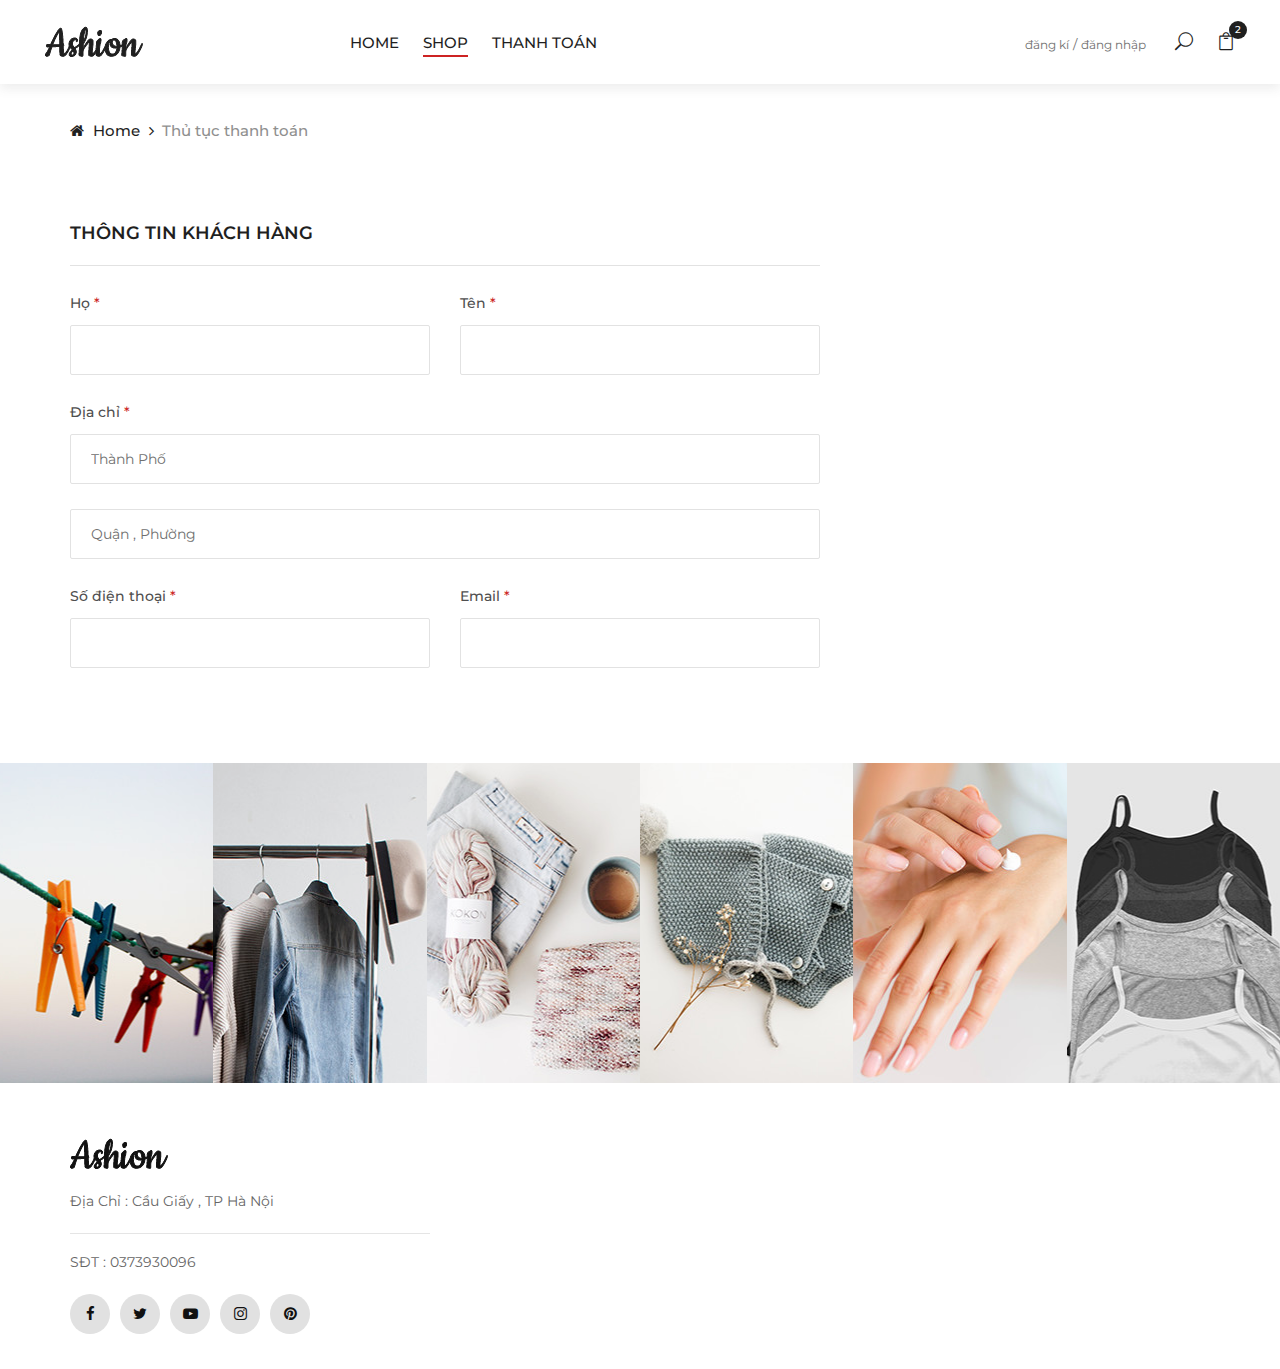
<file: checkout.html>
<!DOCTYPE html>
<html lang="zxx">

<head>
    <meta charset="UTF-8">
    <meta name="description" content="Ashion Template">
    <meta name="keywords" content="Ashion, unica, creative, html">
    <meta name="viewport" content="width=device-width, initial-scale=1.0">
    <meta http-equiv="X-UA-Compatible" content="ie=edge">
    <title>Ashion | Template</title>

    <!-- Google Font -->
    <link href="https://fonts.googleapis.com/css2?family=Cookie&display=swap" rel="stylesheet">
    <link href="https://fonts.googleapis.com/css2?family=Montserrat:wght@400;500;600;700;800;900&display=swap"
    rel="stylesheet">

    <!-- Css Styles -->
    <link rel="stylesheet" href="css/bootstrap.min.css" type="text/css">
    <link rel="stylesheet" href="css/font-awesome.min.css" type="text/css">
    <link rel="stylesheet" href="css/elegant-icons.css" type="text/css">
    <link rel="stylesheet" href="css/jquery-ui.min.css" type="text/css">
    <link rel="stylesheet" href="css/magnific-popup.css" type="text/css">
    <link rel="stylesheet" href="css/owl.carousel.min.css" type="text/css">
    <link rel="stylesheet" href="css/slicknav.min.css" type="text/css">
    <link rel="stylesheet" href="css/style.css" type="text/css">
</head>

<body>
    <!-- Page Preloder -->
    <div id="preloder">
        <div class="loader"></div>
    </div>

    <!-- Offcanvas Menu Begin -->
    <div class="offcanvas-menu-overlay"></div>
    <div class="offcanvas-menu-wrapper">
        <div class="offcanvas__close">+</div>
        <ul class="offcanvas__widget">
            <li><span class="icon_search search-switch"></span></li>
            <li><a href="./shop-cart.html"><span class="icon_bag_alt"></span>
                <div class="tip">2</div>
            </a></li>
        </ul>
        <div class="offcanvas__logo">
            <a href="./index.html"><img src="img/logo.png" alt=""></a>
        </div>
        <div id="mobile-menu-wrap"></div>
        <div class="offcanvas__auth">
            <a href="./contact.html">đăng kí</a>
            <a href="./login.html">đăng nhập</a>
        </div>
    </div>
    <!-- Offcanvas Menu End -->

    <!-- Header Section Begin -->
    <header class="header">
        <div class="container-fluid">
            <div class="row">
                <div class="col-xl-3 col-lg-2">
                    <div class="header__logo">
                        <a href="./index.html"><img src="img/logo.png" alt=""></a>
                    </div>
                </div>
                <div class="col-xl-6 col-lg-7">
                    <nav class="header__menu">
                        <ul>
                            <li><a href="./index.html">Home</a></li>
                            <li class="active"><a href="./shop.html">Shop</a></li>                           
                            <li><a href="./checkout.html">Thanh Toán</a></li>
                                    
                        </ul>
                    </nav>
                </div>
                <div class="col-lg-3">
                    <div class="header__right">
                        <div class="header__right__auth">
                            <a href="./contact.html">đăng kí</a>
                            <a href="./login.html">đăng nhập</a>
                        </div>
                        <ul class="header__right__widget">
                            <li><span class="icon_search search-switch"></span></li>
                            <li><a href="./shop-cart.html"><span class="icon_bag_alt"></span>
                                <div class="tip">2</div>
                            </a></li>
                        </ul>
                    </div>
                </div>
            </div>
            <div class="canvas__open">
                <i class="fa fa-bars"></i>
            </div>
        </div>
    </header>
    <!-- Header Section End -->

    <!-- Breadcrumb Begin -->
    <div class="breadcrumb-option">
        <div class="container">
            <div class="row">
                <div class="col-lg-12">
                    <div class="breadcrumb__links">
                        <a href="./index.html"><i class="fa fa-home"></i> Home</a>
                        <span> Thủ tục thanh toán</span>
                    </div>
                </div>
            </div>
        </div>
    </div>
    <!-- Breadcrumb End -->

    <!-- Checkout Section Begin -->
    <section class="checkout spad">
        <div class="container">
            <form action="#" class="checkout__form">
                <div class="row">
                    <div class="col-lg-8">
                        <h5> Thông tin khách hàng</h5>
                        <div class="row">
                            <div class="col-lg-6 col-md-6 col-sm-6">
                                <div class="checkout__form__input">
                                    <p>Họ <span>*</span></p>
                                    <input type="text">
                                </div>
                            </div>
                            <div class="col-lg-6 col-md-6 col-sm-6">
                                <div class="checkout__form__input">
                                    <p>Tên <span>*</span></p>
                                    <input type="text">
                                </div>
                            </div>
                            <div class="col-lg-12">                               
                                <div class="checkout__form__input">
                                    <p>Địa chỉ <span>*</span></p>
                                    <input type="text" placeholder="Thành Phố">
                                    <input type="text" placeholder="Quận , Phường">
                                </div>                          
                            </div>
                            <div class="col-lg-6 col-md-6 col-sm-6">
                                <div class="checkout__form__input">
                                    <p>Số điện thoại <span>*</span></p>
                                    <input type="text">
                                </div>
                            </div>
                            <div class="col-lg-6 col-md-6 col-sm-6">
                                <div class="checkout__form__input">
                                    <p>Email <span>*</span></p>
                                    <input type="text">
                                </div>
                            </div>
                         
                        </div>
                    </div>
                </form>
            </div>
        </section>
        <!-- Checkout Section End -->

        <!-- Instagram Begin -->
        <div class="instagram">
            <div class="container-fluid">
                <div class="row">
                    <div class="col-lg-2 col-md-4 col-sm-4 p-0">
                        <div class="instagram__item set-bg" data-setbg="img/instagram/insta-1.jpg">
                            <div class="instagram__text">
                                <i class="fa fa-instagram"></i>
                                <a href="#">@ ashion_shop</a>
                            </div>
                        </div>
                    </div>
                    <div class="col-lg-2 col-md-4 col-sm-4 p-0">
                        <div class="instagram__item set-bg" data-setbg="img/instagram/insta-2.jpg">
                            <div class="instagram__text">
                                <i class="fa fa-instagram"></i>
                                <a href="#">@ ashion_shop</a>
                            </div>
                        </div>
                    </div>
                    <div class="col-lg-2 col-md-4 col-sm-4 p-0">
                        <div class="instagram__item set-bg" data-setbg="img/instagram/insta-3.jpg">
                            <div class="instagram__text">
                                <i class="fa fa-instagram"></i>
                                <a href="#">@ ashion_shop</a>
                            </div>
                        </div>
                    </div>
                    <div class="col-lg-2 col-md-4 col-sm-4 p-0">
                        <div class="instagram__item set-bg" data-setbg="img/instagram/insta-4.jpg">
                            <div class="instagram__text">
                                <i class="fa fa-instagram"></i>
                                <a href="#">@ ashion_shop</a>
                            </div>
                        </div>
                    </div>
                    <div class="col-lg-2 col-md-4 col-sm-4 p-0">
                        <div class="instagram__item set-bg" data-setbg="img/instagram/insta-5.jpg">
                            <div class="instagram__text">
                                <i class="fa fa-instagram"></i>
                                <a href="#">@ ashion_shop</a>
                            </div>
                        </div>
                    </div>
                    <div class="col-lg-2 col-md-4 col-sm-4 p-0">
                        <div class="instagram__item set-bg" data-setbg="img/instagram/insta-6.jpg">
                            <div class="instagram__text">
                                <i class="fa fa-instagram"></i>
                                <a href="#">@ ashion_shop</a>
                            </div>
                        </div>
                    </div>
                </div>
            </div>
        </div>
        <!-- Instagram End -->

        <!-- Footer Section Begin -->
        <footer class="footer">
            <div class="container">
                <div class="row">
                    <div class="col-lg-4 col-md-6 col-sm-7">
                        <div class="footer__about">
                            <div class="footer__logo">
                                <a href="./index.html"><img src="img/logo.png" alt=""></a>
                            </div>
                            <p>Địa Chỉ : Cầu Giấy , TP Hà Nội</p> <hr>
                            <p>SĐT : 0373930096</p>
                            <div class="footer__social">
                                <a href="#"><i class="fa fa-facebook"></i></a>
                                <a href="#"><i class="fa fa-twitter"></i></a>
                                <a href="#"><i class="fa fa-youtube-play"></i></a>
                                <a href="#"><i class="fa fa-instagram"></i></a>
                                <a href="#"><i class="fa fa-pinterest"></i></a>
                            </div>
                        </div>
                    </div>
                </div>
            </div>
        </footer>
        <!-- Footer Section End -->

        <!-- Search Begin -->
        <div class="search-model">
            <div class="h-100 d-flex align-items-center justify-content-center">
                <div class="search-close-switch">+</div>
                <form class="search-model-form">
                    <input type="text" id="search-input" placeholder="Search here.....">
                </form>
            </div>
        </div>
        <!-- Search End -->

        <!-- Js Plugins -->
        <script src="js/jquery-3.3.1.min.js"></script>
        <script src="js/bootstrap.min.js"></script>
        <script src="js/jquery.magnific-popup.min.js"></script>
        <script src="js/jquery-ui.min.js"></script>
        <script src="js/mixitup.min.js"></script>
        <script src="js/jquery.countdown.min.js"></script>
        <script src="js/jquery.slicknav.js"></script>
        <script src="js/owl.carousel.min.js"></script>
        <script src="js/jquery.nicescroll.min.js"></script>
        <script src="js/main.js"></script>
    </body>

    </html>
</file>
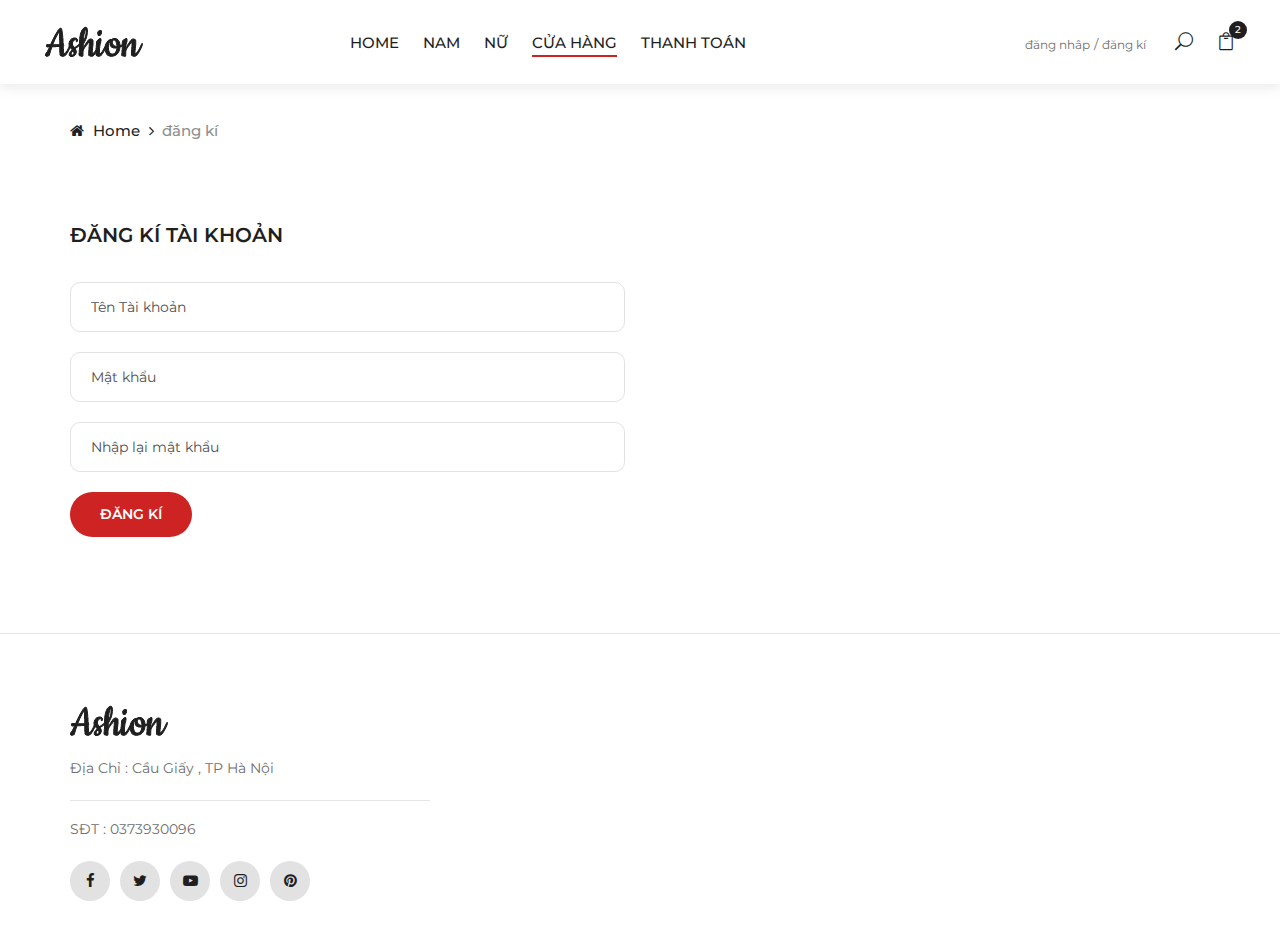
<file: contact.html>
<!DOCTYPE html>
<html lang="zxx">

<head>
    <meta charset="UTF-8">
    <meta name="description" content="Ashion Template">
    <meta name="keywords" content="Ashion, unica, creative, html">
    <meta name="viewport" content="width=device-width, initial-scale=1.0">
    <meta http-equiv="X-UA-Compatible" content="ie=edge">
    <title>Ashion | Template</title>

    <!-- Google Font -->
    <link href="https://fonts.googleapis.com/css2?family=Cookie&display=swap" rel="stylesheet">
    <link href="https://fonts.googleapis.com/css2?family=Montserrat:wght@400;500;600;700;800;900&display=swap"
    rel="stylesheet">

    <!-- Css Styles -->
    <link rel="stylesheet" href="css/bootstrap.min.css" type="text/css">
    <link rel="stylesheet" href="css/font-awesome.min.css" type="text/css">
    <link rel="stylesheet" href="css/elegant-icons.css" type="text/css">
    <link rel="stylesheet" href="css/jquery-ui.min.css" type="text/css">
    <link rel="stylesheet" href="css/magnific-popup.css" type="text/css">
    <link rel="stylesheet" href="css/owl.carousel.min.css" type="text/css">
    <link rel="stylesheet" href="css/slicknav.min.css" type="text/css">
    <link rel="stylesheet" href="css/style.css" type="text/css">
</head>

<body>
    <!-- Page Preloder -->
    <div id="preloder">
        <div class="loader"></div>
    </div>

    <!-- Offcanvas Menu Begin -->
    <div class="offcanvas-menu-overlay"></div>
    <div class="offcanvas-menu-wrapper">
        <div class="offcanvas__close">+</div>
        <ul class="offcanvas__widget">
            <li><span class="icon_search search-switch"></span></li>
            <li><a href="./shop-cart.html"><span class="icon_bag_alt"></span>
                <div class="tip">2</div>
            </a></li>
        </ul>
        <div class="offcanvas__logo">
            <a href="./index.html"><img src="img/logo.png" alt=""></a>
        </div>
        <div id="mobile-menu-wrap"></div>
        <div class="offcanvas__auth">
            <a href="./login.html">đăng nhập</a>
            <a href="./contact.html">đăng kí</a>
        </div>
    </div>
    <!-- Offcanvas Menu End -->

    <!-- Header Section Begin -->
    <header class="header">
        <div class="container-fluid">
            <div class="row">
                <div class="col-xl-3 col-lg-2">
                    <div class="header__logo">
                        <a href="./index.html"><img src="img/logo.png" alt=""></a>
                    </div>
                </div>
                <div class="col-xl-6 col-lg-7">
                    <nav class="header__menu">
                        <ul>
                            <li><a href="./index.html">Home</a></li>
                            <li><a href="#">Nam</a></li>
                            <li><a href="#">Nữ</a></li>
                            <li class="active"><a href="./shop.html">Cửa Hàng</a></li>
                            <li><a href="./checkout.html">Thanh toán</a></li>                    
                        </ul>
                    </nav>
                </div>
                <div class="col-lg-3">
                    <div class="header__right">
                        <div class="header__right__auth">
                            <a href="./login.html">đăng nhâp</a>
                            <a href="./contact.html">đăng kí</a>
                        </div>
                        <ul class="header__right__widget">
                            <li><span class="icon_search search-switch"></span></li>
                            <li><a href="./shop-cart.html"><span class="icon_bag_alt"></span>
                                <div class="tip">2</div>
                            </a></li>
                        </ul>
                    </div>
                </div>
            </div>
            <div class="canvas__open">
                <i class="fa fa-bars"></i>
            </div>
        </div>
    </header>
    <!-- Header Section End -->

    <!-- Breadcrumb Begin -->
    <div class="breadcrumb-option">
        <div class="container">
            <div class="row">
                <div class="col-lg-12">
                    <div class="breadcrumb__links">
                        <a href="./index.html"><i class="fa fa-home"></i> Home</a>
                        <span>đăng kí</span>
                    </div>
                </div>
            </div>
        </div>
    </div>
    <!-- Breadcrumb End -->

    <!-- Contact Section Begin -->
    <section class="contact spad">
        <div class="container">
            <div class="row">
                <div class="col-lg-6 col-md-6">
                    <div class="contact__content">                     
                        <div class="contact__form">
                            <h5>Đăng kí tài khoản</h5>
                            <form action="#">
                                <input type="text" placeholder="Tên Tài khoản">
                                <input type="text" placeholder="Mật khẩu">
                                <input type="text" placeholder="Nhập lại mật khẩu">                               
                                <button type="submit" class="site-btn">Đăng Kí</button>
                            </form>
                        </div>
                    </div>
                </div>            
            </div>
        </div>
    </div>
</section>
<!-- Contact Section End -->

<hr>

<!-- Footer Section Begin -->
<footer class="footer">
    <div class="container">
        <div class="row">
            <div class="col-lg-4 col-md-6 col-sm-7">
                <div class="footer__about">
                    <div class="footer__logo">
                        <a href="./index.html"><img src="img/logo.png" alt=""></a>
                    </div>
                    <p>Địa Chỉ : Cầu Giấy , TP Hà Nội</p> <hr>
                    <p>SĐT : 0373930096</p>
                    <div class="footer__social">
                        <a href="#"><i class="fa fa-facebook"></i></a>
                        <a href="#"><i class="fa fa-twitter"></i></a>
                        <a href="#"><i class="fa fa-youtube-play"></i></a>
                        <a href="#"><i class="fa fa-instagram"></i></a>
                        <a href="#"><i class="fa fa-pinterest"></i></a>
                    </div>
                </div>
            </div>
        </div>
    </div>
</footer>
<!-- Footer Section End -->

<!-- Search Begin -->
<div class="search-model">
    <div class="h-100 d-flex align-items-center justify-content-center">
        <div class="search-close-switch">+</div>
        <form class="search-model-form">
            <input type="text" id="search-input" placeholder="Search here.....">
        </form>
    </div>
</div>
<!-- Search End -->

<!-- Js Plugins -->
<script src="js/jquery-3.3.1.min.js"></script>
<script src="js/bootstrap.min.js"></script>
<script src="js/jquery.magnific-popup.min.js"></script>
<script src="js/jquery-ui.min.js"></script>
<script src="js/mixitup.min.js"></script>
<script src="js/jquery.countdown.min.js"></script>
<script src="js/jquery.slicknav.js"></script>
<script src="js/owl.carousel.min.js"></script>
<script src="js/jquery.nicescroll.min.js"></script>
<script src="js/main.js"></script>
</body>

</html>
</file>
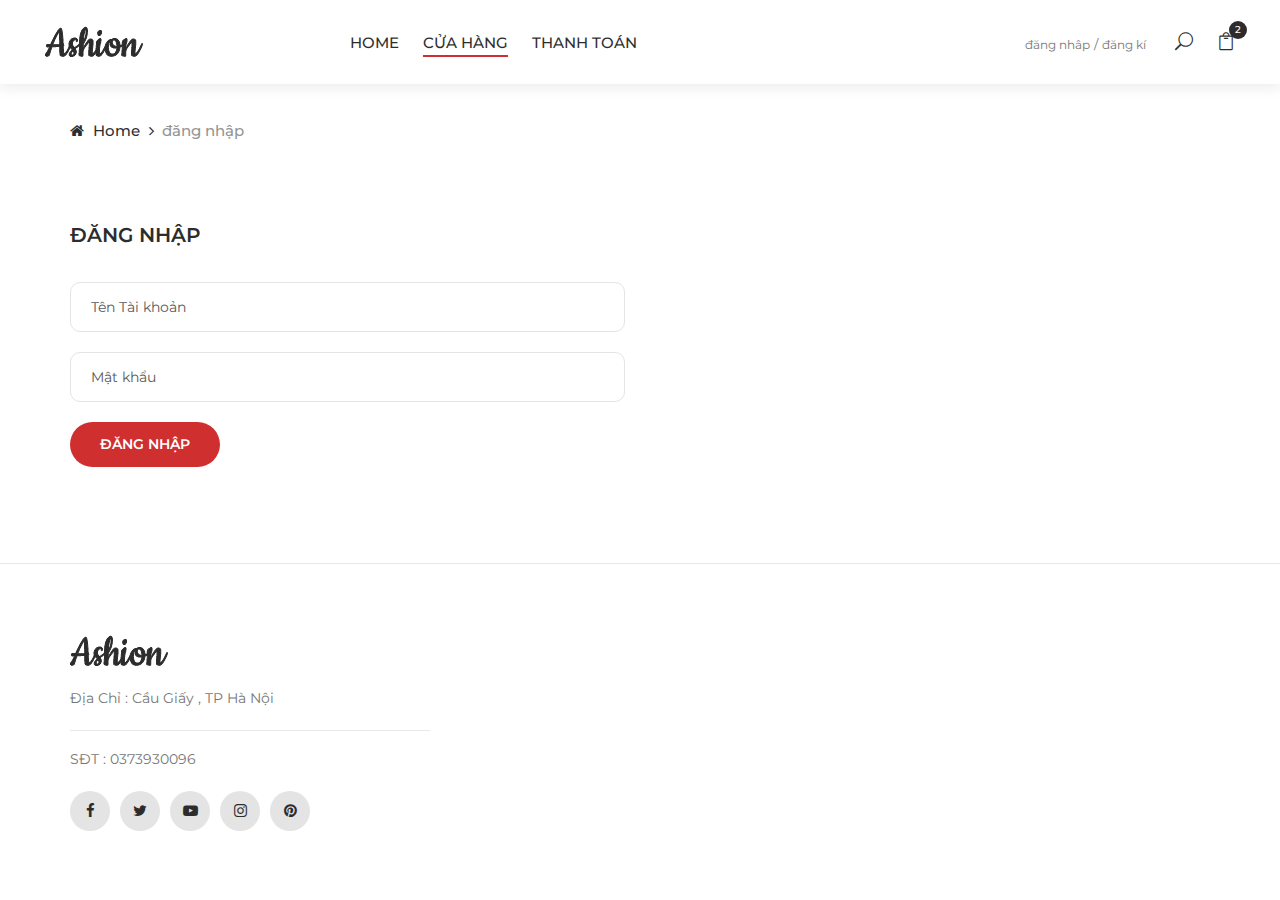
<file: login.html>
<!DOCTYPE html>
<html lang="zxx">

<head>
    <meta charset="UTF-8">
    <meta name="description" content="Ashion Template">
    <meta name="keywords" content="Ashion, unica, creative, html">
    <meta name="viewport" content="width=device-width, initial-scale=1.0">
    <meta http-equiv="X-UA-Compatible" content="ie=edge">
    <title>Ashion | Template</title>

    <!-- Google Font -->
    <link href="https://fonts.googleapis.com/css2?family=Cookie&display=swap" rel="stylesheet">
    <link href="https://fonts.googleapis.com/css2?family=Montserrat:wght@400;500;600;700;800;900&display=swap"
    rel="stylesheet">

    <!-- Css Styles -->
    <link rel="stylesheet" href="css/bootstrap.min.css" type="text/css">
    <link rel="stylesheet" href="css/font-awesome.min.css" type="text/css">
    <link rel="stylesheet" href="css/elegant-icons.css" type="text/css">
    <link rel="stylesheet" href="css/jquery-ui.min.css" type="text/css">
    <link rel="stylesheet" href="css/magnific-popup.css" type="text/css">
    <link rel="stylesheet" href="css/owl.carousel.min.css" type="text/css">
    <link rel="stylesheet" href="css/slicknav.min.css" type="text/css">
    <link rel="stylesheet" href="css/style.css" type="text/css">
</head>

<body>
    <!-- Page Preloder -->
    <div id="preloder">
        <div class="loader"></div>
    </div>

    <!-- Offcanvas Menu Begin -->
    <div class="offcanvas-menu-overlay"></div>
    <div class="offcanvas-menu-wrapper">
        <div class="offcanvas__close">+</div>
        <ul class="offcanvas__widget">
            <li><span class="icon_search search-switch"></span></li>
            <li><a href="#"><span class="icon_heart_alt"></span>
                <div class="tip">2</div>
            </a></li>
            <li><a href="#"><span class="icon_bag_alt"></span>
                <div class="tip">2</div>
            </a></li>
        </ul>
        <div class="offcanvas__logo">
            <a href="./index.html"><img src="img/logo.png" alt=""></a>
        </div>
        <div id="mobile-menu-wrap"></div>
        <div class="offcanvas__auth">
            <a href="./login.html">đăng nhập</a>
            <a href="./contact.html">đăng kí</a>
        </div>
    </div>
    <!-- Offcanvas Menu End -->

    <!-- Header Section Begin -->
    <header class="header">
        <div class="container-fluid">
            <div class="row">
                <div class="col-xl-3 col-lg-2">
                    <div class="header__logo">
                        <a href="./index.html"><img src="img/logo.png" alt=""></a>
                    </div>
                </div>
                <div class="col-xl-6 col-lg-7">
                    <nav class="header__menu">
                        <ul>
                            <li><a href="./index.html">Home</a></li>
                            
                            <li class="active"><a href="./shop.html">Cửa Hàng</a></li>
                            <li><a href="./checkout.html">Thanh toán</a></li>                    
                        </ul>
                    </nav>
                </div>
                <div class="col-lg-3">
                    <div class="header__right">
                        <div class="header__right__auth">
                            <a href="./login.html">đăng nhâp</a>
                            <a href="./contact.html">đăng kí</a>
                        </div>
                        <ul class="header__right__widget">
                            <li><span class="icon_search search-switch"></span></li>
                            <li><a href="#"><span class="icon_bag_alt"></span>
                                <div class="tip">2</div>
                            </a></li>
                        </ul>
                    </div>
                </div>
            </div>
            <div class="canvas__open">
                <i class="fa fa-bars"></i>
            </div>
        </div>
    </header>
    <!-- Header Section End -->

    <!-- Breadcrumb Begin -->
    <div class="breadcrumb-option">
        <div class="container">
            <div class="row">
                <div class="col-lg-12">
                    <div class="breadcrumb__links">
                        <a href="./index.html"><i class="fa fa-home"></i> Home</a>
                        <span>đăng nhập</span>
                    </div>
                </div>
            </div>
        </div>
    </div>
    <!-- Breadcrumb End -->

    <!-- Contact Section Begin -->
    <section class="contact spad">
        <div class="container">
            <div class="row">
                <div class="col-lg-6 col-md-6">
                    <div class="contact__content">                     
                        <div class="contact__form">
                            <h5>Đăng nhập</h5>
                            <form action="#">
                                <input type="text" placeholder="Tên Tài khoản">
                                <input type="text" placeholder="Mật khẩu">                              
                                <button type="submit" class="site-btn">Đăng nhập</button>
                            </form>
                        </div>
                    </div>
                </div>            
            </div>
        </div>
    </div>
</section>
<!-- Contact Section End -->

<!-- Instagram Begin -->
<hr>
<!-- Instagram End -->

<!-- Footer Section Begin -->
<footer class="footer">
    <div class="container">
        <div class="row">
            <div class="col-lg-4 col-md-6 col-sm-7">
                <div class="footer__about">
                    <div class="footer__logo">
                        <a href="./index.html"><img src="img/logo.png" alt=""></a>
                    </div>
                    <p>Địa Chỉ : Cầu Giấy , TP Hà Nội</p> <hr>
                    <p>SĐT : 0373930096</p>
                    <div class="footer__social">
                        <a href="#"><i class="fa fa-facebook"></i></a>
                        <a href="#"><i class="fa fa-twitter"></i></a>
                        <a href="#"><i class="fa fa-youtube-play"></i></a>
                        <a href="#"><i class="fa fa-instagram"></i></a>
                        <a href="#"><i class="fa fa-pinterest"></i></a>
                    </div>
                </div>
            </div>
        </div>
    </div>
</footer>
<!-- Footer Section End -->

<!-- Search Begin -->
<div class="search-model">
    <div class="h-100 d-flex align-items-center justify-content-center">
        <div class="search-close-switch">+</div>
        <form class="search-model-form">
            <input type="text" id="search-input" placeholder="Search here.....">
        </form>
    </div>
</div>
<!-- Search End -->

<!-- Js Plugins -->
<script src="js/jquery-3.3.1.min.js"></script>
<script src="js/bootstrap.min.js"></script>
<script src="js/jquery.magnific-popup.min.js"></script>
<script src="js/jquery-ui.min.js"></script>
<script src="js/mixitup.min.js"></script>
<script src="js/jquery.countdown.min.js"></script>
<script src="js/jquery.slicknav.js"></script>
<script src="js/owl.carousel.min.js"></script>
<script src="js/jquery.nicescroll.min.js"></script>
<script src="js/main.js"></script>
</body>

</html>
</file>
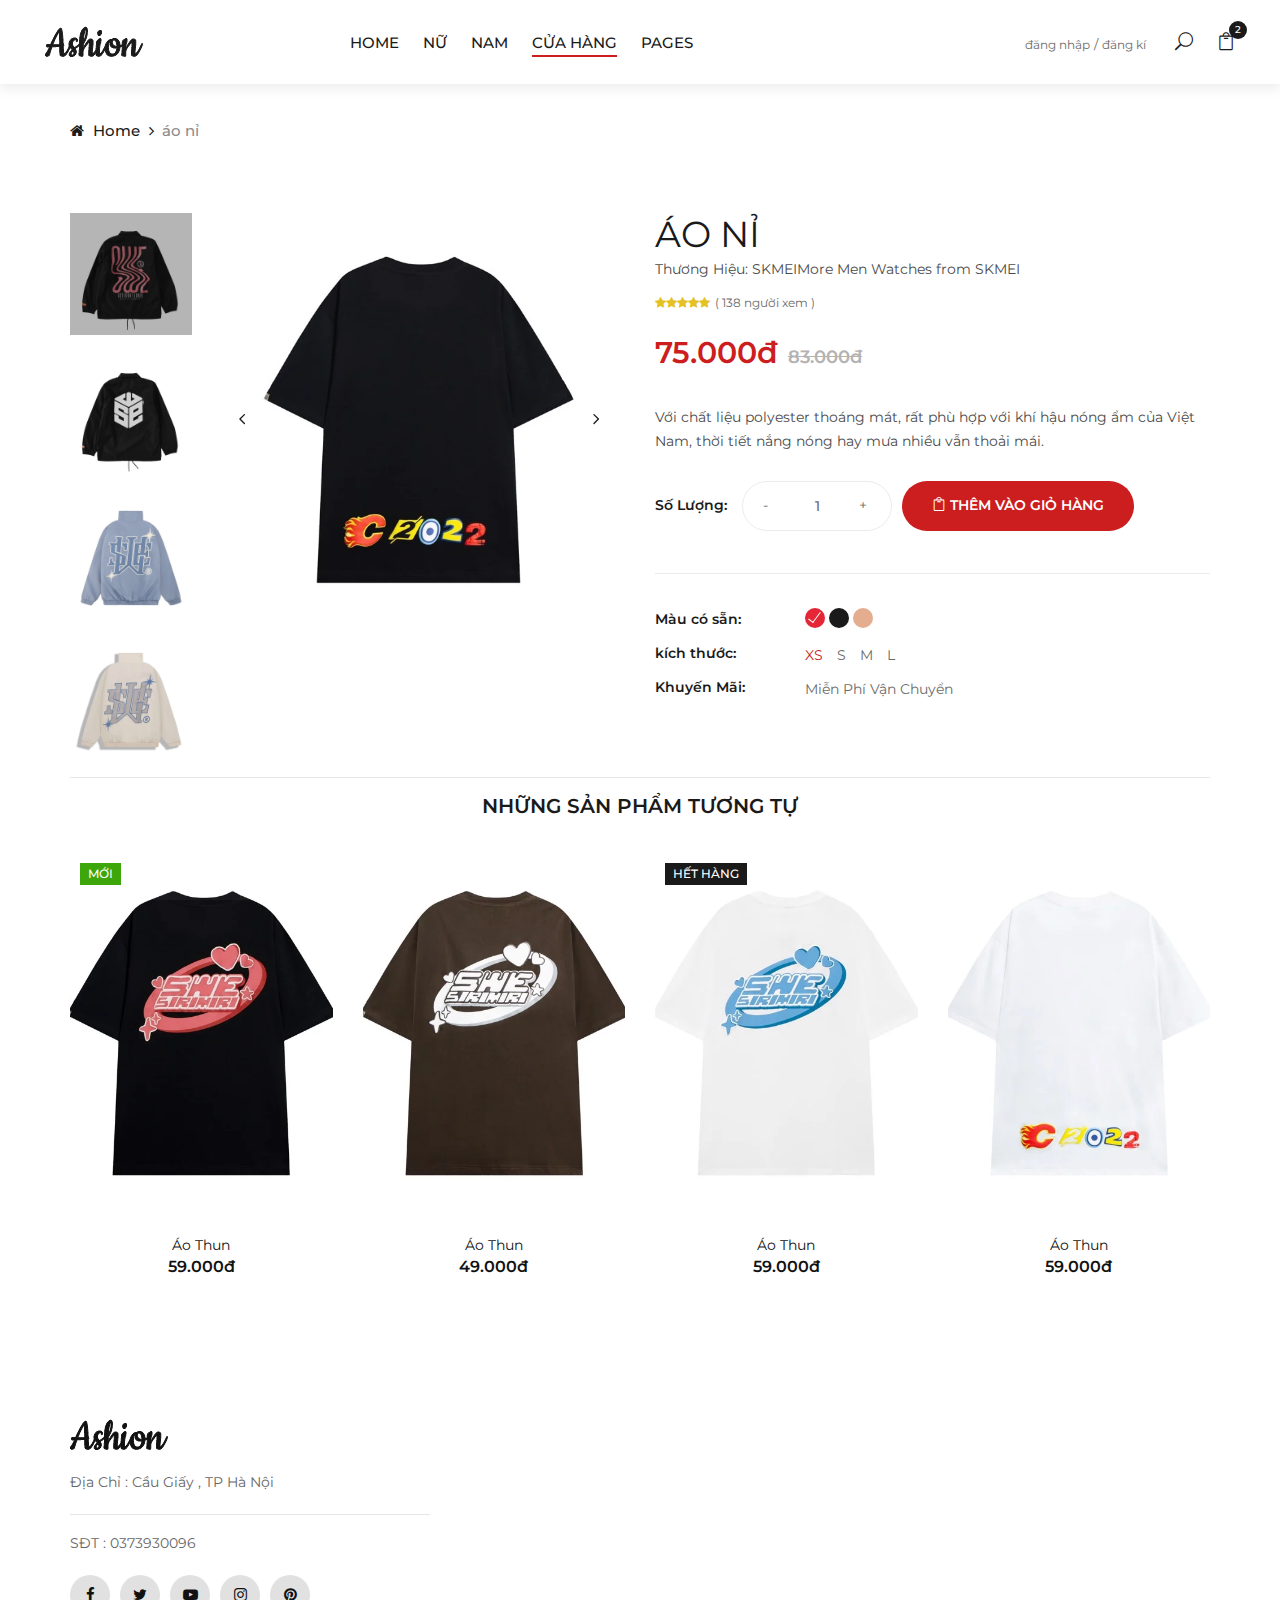
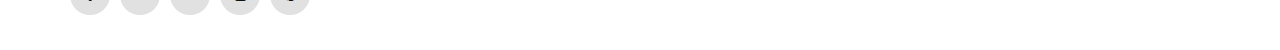
<file: product-details.html>
<!DOCTYPE html>
<html lang="zxx">

<head>
    <meta charset="UTF-8">
    <meta name="description" content="Ashion Template">
    <meta name="keywords" content="Ashion, unica, creative, html">
    <meta name="viewport" content="width=device-width, initial-scale=1.0">
    <meta http-equiv="X-UA-Compatible" content="ie=edge">
    <title>Ashion | Template</title>

    <!-- Google Font -->
    <link href="https://fonts.googleapis.com/css2?family=Cookie&display=swap" rel="stylesheet">
    <link href="https://fonts.googleapis.com/css2?family=Montserrat:wght@400;500;600;700;800;900&display=swap"
    rel="stylesheet">

    <!-- Css Styles -->
    <link rel="stylesheet" href="css/bootstrap.min.css" type="text/css">
    <link rel="stylesheet" href="css/font-awesome.min.css" type="text/css">
    <link rel="stylesheet" href="css/elegant-icons.css" type="text/css">
    <link rel="stylesheet" href="css/jquery-ui.min.css" type="text/css">
    <link rel="stylesheet" href="css/magnific-popup.css" type="text/css">
    <link rel="stylesheet" href="css/owl.carousel.min.css" type="text/css">
    <link rel="stylesheet" href="css/slicknav.min.css" type="text/css">
    <link rel="stylesheet" href="css/style.css" type="text/css">
</head>

<body>
    <!-- Page Preloder -->
    <div id="preloder">
        <div class="loader"></div>
    </div>

    <!-- Offcanvas Menu Begin -->
    <div class="offcanvas-menu-overlay"></div>
    <div class="offcanvas-menu-wrapper">
        <div class="offcanvas__close">+</div>
        <ul class="offcanvas__widget">
            <li><span class="icon_search search-switch"></span></li>
            <li><a href="#"><span class="icon_heart_alt"></span>
                <div class="tip">2</div>
            </a></li>
            <li><a href="#"><span class="icon_bag_alt"></span>
                <div class="tip">2</div>
            </a></li>
        </ul>
        <div class="offcanvas__logo">
            <a href="./index.html"><img src="img/logo.png" alt=""></a>
        </div>
        <div id="mobile-menu-wrap"></div>
        <div class="offcanvas__auth">
            <a href="#">Login</a>
            <a href="#">Register</a>
        </div>
    </div>
    <!-- Offcanvas Menu End -->

    <!-- Header Section Begin -->
    <header class="header">
        <div class="container-fluid">
            <div class="row">
                <div class="col-xl-3 col-lg-2">
                    <div class="header__logo">
                        <a href="./index.html"><img src="img/logo.png" alt=""></a>
                    </div>
                </div>
                <div class="col-xl-6 col-lg-7">
                    <nav class="header__menu">
                        <ul>
                            <li><a href="./index.html">Home</a></li>
                            <li><a href="#">Nữ</a></li>
                            <li><a href="#">Nam</a></li>
                            <li class="active"><a href="./shop.html">Cửa Hàng</a></li>
                            <li><a href="#">Pages</a>
                                <ul class="dropdown">
                                    
                                    <li><a href="./shop-cart.html">giỏ hàng</a></li>
                                    <li><a href="./checkout.html">thủ tục thanh toán</a></li>
                                    
                                </ul>
                            </li>
                        </ul>
                    </nav>
                </div>
                <div class="col-lg-3">
                    <div class="header__right">
                        <div class="header__right__auth">
                            <a href="./login.html">đăng nhập</a>
                            <a href="./contact.html">đăng kí</a>
                        </div>
                        <ul class="header__right__widget">
                            <li><span class="icon_search search-switch"></span></li>
                            <li><a href="./shop-cart.html"><span class="icon_bag_alt"></span>
                                <div class="tip">2</div>
                            </a></li>
                        </ul>
                    </div>
                </div>
            </div>
            <div class="canvas__open">
                <i class="fa fa-bars"></i>
            </div>
        </div>
    </header>
    <!-- Header Section End -->

    <!-- Breadcrumb Begin -->
    <div class="breadcrumb-option">
        <div class="container">
            <div class="row">
                <div class="col-lg-12">
                    <div class="breadcrumb__links">
                        <a href="./index.html"><i class="fa fa-home"></i> Home</a>
                        
                        <span>áo nỉ</span>
                    </div>
                </div>
            </div>
        </div>
    </div>
    <!-- Breadcrumb End -->

    <!-- Product Details Section Begin -->
    <section class="product-details spad">
        <div class="container">
            <div class="row">
                <div class="col-lg-6">
                    <div class="product__details__pic">
                        <div class="product__details__pic__left product__thumb nice-scroll">
                            <a class="pt active" href="#product-1">
                                <img src="img/shop/a.webp" alt="">
                            </a>
                            <a class="pt" href="#product-2">
                                <img src="img/shop/b.webp" alt="">
                            </a>
                            <a class="pt" href="#product-3">
                                <img src="img/shop/c.webp" alt="">
                            </a>
                            <a class="pt" href="#product-4">
                                <img src="img/shop/d.webp" alt="">
                            </a>
                        </div>
                        <div class="product__details__slider__content">
                            <div class="product__details__pic__slider owl-carousel">
                                <img data-hash="product-1" class="product__big__img" src="img/product/5.webp" alt="">
                                <img data-hash="product-2" class="product__big__img" src="img/product/1.webp" alt="">
                                <img data-hash="product-3" class="product__big__img" src="img/product/2.webp" alt="">
                                <img data-hash="product-4" class="product__big__img" src="img/product/3.webp" alt="">
                            </div>
                        </div>
                    </div>
                </div>
                <div class="col-lg-6">
                    <div class="product__details__text">
                        <h2> ÁO NỈ</h2>
                        <h3> <span>Thương Hiệu: SKMEIMore Men Watches from SKMEI</span></h3>
                        <div class="rating">
                            <i class="fa fa-star"></i>
                            <i class="fa fa-star"></i>
                            <i class="fa fa-star"></i>
                            <i class="fa fa-star"></i>
                            <i class="fa fa-star"></i>
                            <span>( 138 người xem )</span>
                        </div>
                        <div class="product__details__price">75.000đ<span>83.000đ</span></div>
                        <p> Với chất liệu polyester thoáng mát, rất phù hợp với khí hậu nóng ẩm của Việt Nam, thời tiết nắng nóng hay mưa nhiều vẫn thoải mái.</p>
                        <div class="product__details__button">
                            <div class="quantity">
                                <span>Số Lượng:</span>
                                <div class="pro-qty">
                                    <input type="text" value="1">
                                </div>
                            </div>
                            <a href="#" class="cart-btn"><span class="icon_bag_alt"></span> Thêm Vào Giỏ Hàng</a>
                          
                        </div>
                        <div class="product__details__widget">
                            <ul>
            
                                <li>
                                    <span>Màu có sẵn:</span>
                                    <div class="color__checkbox">
                                        <label for="red">
                                            <input type="radio" name="color__radio" id="red" checked>
                                            <span class="checkmark"></span>
                                        </label>
                                        <label for="black">
                                            <input type="radio" name="color__radio" id="black">
                                            <span class="checkmark black-bg"></span>
                                        </label>
                                        <label for="grey">
                                            <input type="radio" name="color__radio" id="grey">
                                            <span class="checkmark grey-bg"></span>
                                        </label>
                                    </div>
                                </li>
                                <li>
                                    <span>kích thước:</span>
                                    <div class="size__btn">
                                        <label for="xs-btn" class="active">
                                            <input type="radio" id="xs-btn">
                                            xs
                                        </label>
                                        <label for="s-btn">
                                            <input type="radio" id="s-btn">
                                            s
                                        </label>
                                        <label for="m-btn">
                                            <input type="radio" id="m-btn">
                                            m
                                        </label>
                                        <label for="l-btn">
                                            <input type="radio" id="l-btn">
                                            l
                                        </label>
                                    </div>
                                </li>
                                <li>
                                    <span>Khuyến Mãi:</span>
                                    <p> Miễn Phí Vận Chuyển</p>
                                </li>
                            </ul>
                        </div>
                    </div>
                </div>
            </div>
            <div class="row">
                <div class="col-lg-12 text-center">
                    <div class="related__title">
                        <hr>
                        <h5> NHỮNG SẢN PHẨM TƯƠNG TỰ</h5>
                    </div>
                </div>
                <div class="col-lg-3 col-md-4 col-sm-6">
                    <div class="product__item">
                        <div class="product__item__pic set-bg" data-setbg="img/product/1.webp">
                            <div class="label new">Mới</div>
                            <ul class="product__hover">
                                <li><a href="img/product/1.webp" class="image-popup"><span class="arrow_expand"></span></a></li>
                                <li><a href="#"><span class="icon_heart_alt"></span></a></li>
                                <li><a href="./shop-cart.html"><span class="icon_bag_alt"></span></a></li>
                            </ul>
                        </div>
                        <div class="product__item__text">
                            <h6><a href="./product-details.html">Áo Thun</a></h6>
                            <div class="product__price">59.000đ</div>
                        </div>
                    </div>
                </div>
                <div class="col-lg-3 col-md-4 col-sm-6">
                    <div class="product__item">
                        <div class="product__item__pic set-bg" data-setbg="img/product/2.webp">
                            <ul class="product__hover">
                                <li><a href="img/product/2.webp" class="image-popup"><span class="arrow_expand"></span></a></li>
                                <li><a href="#"><span class="icon_heart_alt"></span></a></li>
                                <li><a href="./shop-cart.html"><span class="icon_bag_alt"></span></a></li>
                            </ul>
                        </div>
                        <div class="product__item__text">
                            <h6><a href="./product-details.html">Áo Thun</a></h6>
                            <div class="product__price"> 49.000đ</div>
                        </div>
                    </div>
                </div>
                <div class="col-lg-3 col-md-4 col-sm-6">
                    <div class="product__item">
                        <div class="product__item__pic set-bg" data-setbg="img/product/3.webp">
                            <div class="label stockout">hết hàng</div>
                            <ul class="product__hover">
                                <li><a href="img/product/3.webp" class="image-popup"><span class="arrow_expand"></span></a></li>
                                <li><a href="#"><span class="icon_heart_alt"></span></a></li>
                                <li><a href="./shop-cart.html"><span class="icon_bag_alt"></span></a></li>
                            </ul>
                        </div>
                        <div class="product__item__text">
                            <h6><a href="./product-details.html">Áo Thun</a></h6>                  
                            <div class="product__price">59.000đ</div>
                        </div>
                    </div>
                </div>
                <div class="col-lg-3 col-md-4 col-sm-6">
                    <div class="product__item">
                        <div class="product__item__pic set-bg" data-setbg="img/product/4.webp">
                            <ul class="product__hover">
                                <li><a href="img/product/4.webp" class="image-popup"><span class="arrow_expand"></span></a></li>
                                <li><a href="#"><span class="icon_heart_alt"></span></a></li>
                                <li><a href="./shop-cart.html"><span class="icon_bag_alt"></span></a></li>
                            </ul>
                        </div>
                        <div class="product__item__text">
                            <h6><a href="./product-details.html">Áo Thun</a></h6>
                            <div class="product__price">59.000đ</div>
                        </div>
                    </div>
                </div>
            </div>
        </div>
    </section>
    <!-- Product Details Section End -->


    <!-- Footer Section Begin -->
    <footer class="footer">
        <div class="container">
            <div class="row">
                <div class="col-lg-4 col-md-6 col-sm-7">
                    <div class="footer__about">
                        <div class="footer__logo">
                            <a href="./index.html"><img src="img/logo.png" alt=""></a>
                        </div>
                        <p>Địa Chỉ : Cầu Giấy , TP Hà Nội</p> <hr>
                        <p>SĐT : 0373930096</p>
                        <div class="footer__social">
                            <a href="#"><i class="fa fa-facebook"></i></a>
                            <a href="#"><i class="fa fa-twitter"></i></a>
                            <a href="#"><i class="fa fa-youtube-play"></i></a>
                            <a href="#"><i class="fa fa-instagram"></i></a>
                            <a href="#"><i class="fa fa-pinterest"></i></a>
                        </div>
                    </div>
                </div>
            </div>
        </div>
    </footer>
    <!-- Footer Section End -->

    <!-- Search Begin -->
    <div class="search-model">
        <div class="h-100 d-flex align-items-center justify-content-center">
            <div class="search-close-switch">+</div>
            <form class="search-model-form">
                <input type="text" id="search-input" placeholder="Search here.....">
            </form>
        </div>
    </div>
    <!-- Search End -->

    <!-- Js Plugins -->
    <script src="js/jquery-3.3.1.min.js"></script>
    <script src="js/bootstrap.min.js"></script>
    <script src="js/jquery.magnific-popup.min.js"></script>
    <script src="js/jquery-ui.min.js"></script>
    <script src="js/mixitup.min.js"></script>
    <script src="js/jquery.countdown.min.js"></script>
    <script src="js/jquery.slicknav.js"></script>
    <script src="js/owl.carousel.min.js"></script>
    <script src="js/jquery.nicescroll.min.js"></script>
    <script src="js/main.js"></script>
</body>

</html>
</file>
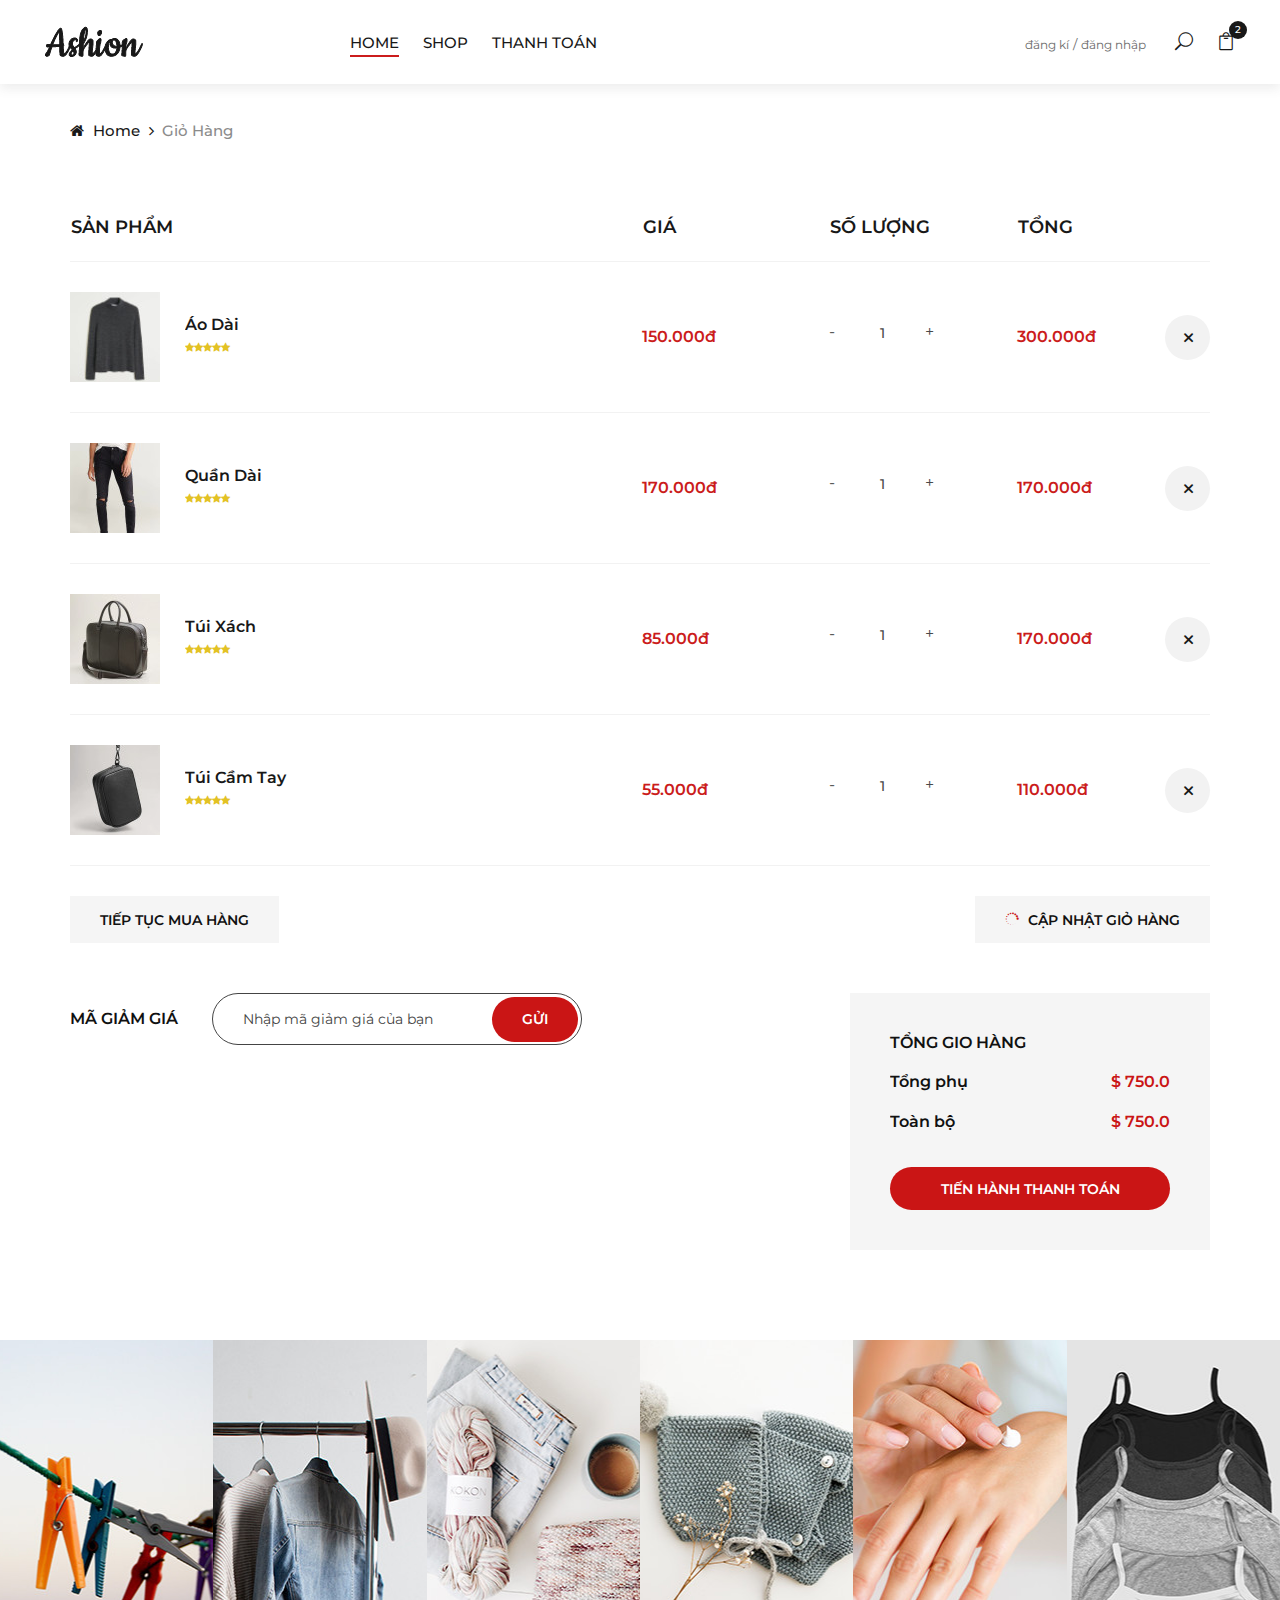
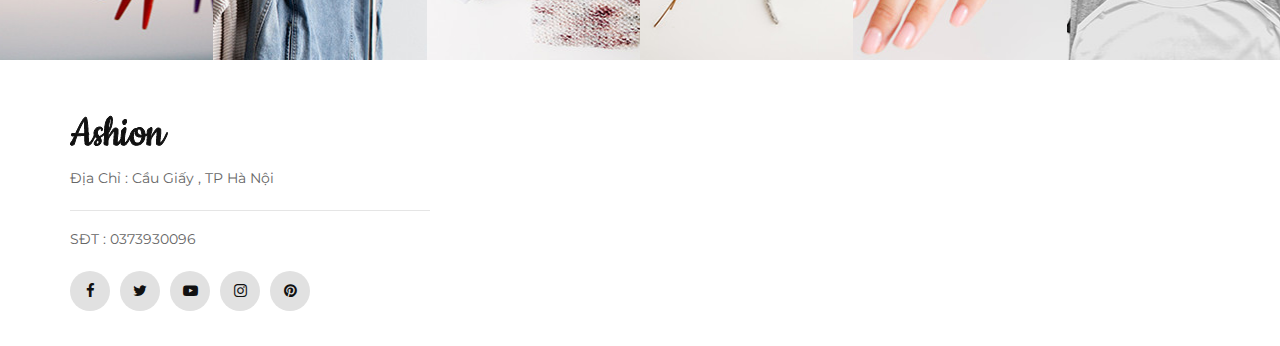
<file: shop-cart.html>
<!DOCTYPE html>
<html lang="zxx">

<head>
    <meta charset="UTF-8">
    <meta name="description" content="Ashion Template">
    <meta name="keywords" content="Ashion, unica, creative, html">
    <meta name="viewport" content="width=device-width, initial-scale=1.0">
    <meta http-equiv="X-UA-Compatible" content="ie=edge">
    <title>Ashion | Template</title>

    <!-- Google Font -->
    <link href="https://fonts.googleapis.com/css2?family=Cookie&display=swap" rel="stylesheet">
    <link href="https://fonts.googleapis.com/css2?family=Montserrat:wght@400;500;600;700;800;900&display=swap"
    rel="stylesheet">

    <!-- Css Styles -->
    <link rel="stylesheet" href="css/bootstrap.min.css" type="text/css">
    <link rel="stylesheet" href="css/font-awesome.min.css" type="text/css">
    <link rel="stylesheet" href="css/elegant-icons.css" type="text/css">
    <link rel="stylesheet" href="css/jquery-ui.min.css" type="text/css">
    <link rel="stylesheet" href="css/magnific-popup.css" type="text/css">
    <link rel="stylesheet" href="css/owl.carousel.min.css" type="text/css">
    <link rel="stylesheet" href="css/slicknav.min.css" type="text/css">
    <link rel="stylesheet" href="css/style.css" type="text/css">
</head>

<body>
    <!-- Page Preloder -->
    <div id="preloder">
        <div class="loader"></div>
    </div>

    <!-- Offcanvas Menu Begin -->
    <div class="offcanvas-menu-overlay"></div>
    <div class="offcanvas-menu-wrapper">
        <div class="offcanvas__close">+</div>
        <ul class="offcanvas__widget">
            <li><span class="icon_search search-switch"></span></li>
            <li><a href="#"><span class="icon_heart_alt"></span>
                <div class="tip">2</div>
            </a></li>
            <li><a href="#"><span class="icon_bag_alt"></span>
                <div class="tip">2</div>
            </a></li>
        </ul>
        <div class="offcanvas__logo">
            <a href="./index.html"><img src="img/logo.png" alt=""></a>
        </div>
        <div id="mobile-menu-wrap"></div>
        <div class="offcanvas__auth">
            <a href="./contact.html">đăng kí</a>
            <a href="./login.html">đăng nhập</a>
        </div>
    </div>
    <!-- Offcanvas Menu End -->

    <!-- Header Section Begin -->
    <header class="header">
        <div class="container-fluid">
            <div class="row">
                <div class="col-xl-3 col-lg-2">
                    <div class="header__logo">
                        <a href="./index.html"><img src="img/logo.png" alt=""></a>
                    </div>
                </div>
                <div class="col-xl-6 col-lg-7">
                    <nav class="header__menu">
                        <ul>
                            <li class="active"><a href="./index.html">Home</a></li>                          
                            <li><a href="./shop.html">Shop</a></li>                           
                            <li><a href="./checkout.html">Thanh Toán</a></li>
                                    
                        </ul>
                    </nav>
                </div>
                <div class="col-lg-3">
                    <div class="header__right">
                        <div class="header__right__auth">
                            <a href="./contact.html">đăng kí</a>
                            <a href="./login.html">đăng nhập</a>
                        </div>
                        <ul class="header__right__widget">
                            <li><span class="icon_search search-switch"></span></li>
                            <li><a href="./shop-cart.html"><span class="icon_bag_alt"></span>
                                <div class="tip">2</div>
                            </a></li>
                        </ul>
                    </div>
                </div>
            </div>
            <div class="canvas__open">
                <i class="fa fa-bars"></i>
            </div>
        </div>
    </header>
    <!-- Header Section End -->

    <!-- Breadcrumb Begin -->
    <div class="breadcrumb-option">
        <div class="container">
            <div class="row">
                <div class="col-lg-12">
                    <div class="breadcrumb__links">
                        <a href="./index.html"><i class="fa fa-home"></i> Home</a>
                        <span>Giỏ Hàng</span>
                    </div>
                </div>
            </div>
        </div>
    </div>
    <!-- Breadcrumb End -->

    <!-- Shop Cart Section Begin -->
    <section class="shop-cart spad">
        <div class="container">
            <div class="row">
                <div class="col-lg-12">
                    <div class="shop__cart__table">
                        <table>
                            <thead>
                                <tr>
                                    <th>Sản Phẩm</th>
                                    <th>Giá</th>
                                    <th>Số Lượng</th>
                                    <th>Tổng</th>
                                    <th></th>
                                </tr>
                            </thead>
                            <tbody>
                                <tr>
                                    <td class="cart__product__item">
                                        <img src="img/shop-cart/cp-4.jpg" alt="">
                                        <div class="cart__product__item__title">
                                            <h6>Áo Dài</h6>
                                            <div class="rating">
                                                <i class="fa fa-star"></i>
                                                <i class="fa fa-star"></i>
                                                <i class="fa fa-star"></i>
                                                <i class="fa fa-star"></i>
                                                <i class="fa fa-star"></i>
                                            </div>
                                        </div>
                                    </td>
                                    <td class="cart__price">150.000đ</td>
                                    <td class="cart__quantity">
                                        <div class="pro-qty">
                                            <input type="text" value="1">
                                        </div>
                                    </td>
                                    <td class="cart__total">300.000đ</td>
                                    <td class="cart__close"><span class="icon_close"></span></td>
                                </tr>
                                <tr>
                                    <td class="cart__product__item">
                                        <img src="img/shop-cart/cp-3.jpg" alt="">
                                        <div class="cart__product__item__title">
                                            <h6> Quần Dài</h6>
                                            <div class="rating">
                                                <i class="fa fa-star"></i>
                                                <i class="fa fa-star"></i>
                                                <i class="fa fa-star"></i>
                                                <i class="fa fa-star"></i>
                                                <i class="fa fa-star"></i>
                                            </div>
                                        </div>
                                    </td>
                                    <td class="cart__price">170.000đ</td>
                                    <td class="cart__quantity">
                                        <div class="pro-qty">
                                            <input type="text" value="1">
                                        </div>
                                    </td>
                                    <td class="cart__total">170.000đ</td>
                                    <td class="cart__close"><span class="icon_close"></span></td>
                                </tr>
                                <tr>
                                    <td class="cart__product__item">
                                        <img src="img/shop-cart/cp-2.jpg" alt="">
                                        <div class="cart__product__item__title">
                                            <h6>Túi Xách</h6>
                                            <div class="rating">
                                                <i class="fa fa-star"></i>
                                                <i class="fa fa-star"></i>
                                                <i class="fa fa-star"></i>
                                                <i class="fa fa-star"></i>
                                                <i class="fa fa-star"></i>
                                            </div>
                                        </div>
                                    </td>
                                    <td class="cart__price">85.000đ</td>
                                    <td class="cart__quantity">
                                        <div class="pro-qty">
                                            <input type="text" value="1">
                                        </div>
                                    </td>
                                    <td class="cart__total">170.000đ</td>
                                    <td class="cart__close"><span class="icon_close"></span></td>
                                </tr>
                                <tr>
                                    <td class="cart__product__item">
                                        <img src="img/shop-cart/cp-1.jpg" alt="">
                                        <div class="cart__product__item__title">
                                            <h6>Túi Cầm Tay</h6>
                                            <div class="rating">
                                                <i class="fa fa-star"></i>
                                                <i class="fa fa-star"></i>
                                                <i class="fa fa-star"></i>
                                                <i class="fa fa-star"></i>
                                                <i class="fa fa-star"></i>
                                            </div>
                                        </div>
                                    </td>
                                    <td class="cart__price">55.000đ</td>
                                    <td class="cart__quantity">
                                        <div class="pro-qty">
                                            <input type="text" value="1">
                                        </div>
                                    </td>
                                    <td class="cart__total"> 110.000đ</td>
                                    <td class="cart__close"><span class="icon_close"></span></td>
                                </tr>
                            </tbody>
                        </table>
                    </div>
                </div>
            </div>
            <div class="row">
                <div class="col-lg-6 col-md-6 col-sm-6">
                    <div class="cart__btn">
                        <a href="#">Tiếp Tục Mua Hàng</a>
                    </div>
                </div>
                <div class="col-lg-6 col-md-6 col-sm-6">
                    <div class="cart__btn update__btn">
                        <a href="#"><span class="icon_loading"></span> Cập Nhật Giỏ Hàng</a>
                    </div>
                </div>
            </div>
            <div class="row">
                <div class="col-lg-6">
                    <div class="discount__content">
                        <h6>mã giảm giá</h6>
                        <form action="#">
                            <input type="text" placeholder="Nhập mã giảm giá của bạn">
                            <button type="submit" class="site-btn">gửi</button>
                        </form>
                    </div>
                </div>
                <div class="col-lg-4 offset-lg-2">
                    <div class="cart__total__procced">
                        <h6>Tổng Gio Hàng</h6>
                        <ul>
                            <li> Tổng phụ <span>$ 750.0</span></li>
                            <li> Toàn bộ <span>$ 750.0</span></li>
                        </ul>
                        <a href="#" class="primary-btn">Tiến Hành Thanh Toán</a>
                    </div>
                </div>
            </div>
        </div>
    </section>
    <!-- Shop Cart Section End -->

    <!-- Instagram Begin -->
    <div class="instagram">
        <div class="container-fluid">
            <div class="row">
                <div class="col-lg-2 col-md-4 col-sm-4 p-0">
                    <div class="instagram__item set-bg" data-setbg="img/instagram/insta-1.jpg">
                        <div class="instagram__text">
                            <i class="fa fa-instagram"></i>
                            <a href="#">@ ashion_shop</a>
                        </div>
                    </div>
                </div>
                <div class="col-lg-2 col-md-4 col-sm-4 p-0">
                    <div class="instagram__item set-bg" data-setbg="img/instagram/insta-2.jpg">
                        <div class="instagram__text">
                            <i class="fa fa-instagram"></i>
                            <a href="#">@ ashion_shop</a>
                        </div>
                    </div>
                </div>
                <div class="col-lg-2 col-md-4 col-sm-4 p-0">
                    <div class="instagram__item set-bg" data-setbg="img/instagram/insta-3.jpg">
                        <div class="instagram__text">
                            <i class="fa fa-instagram"></i>
                            <a href="#">@ ashion_shop</a>
                        </div>
                    </div>
                </div>
                <div class="col-lg-2 col-md-4 col-sm-4 p-0">
                    <div class="instagram__item set-bg" data-setbg="img/instagram/insta-4.jpg">
                        <div class="instagram__text">
                            <i class="fa fa-instagram"></i>
                            <a href="#">@ ashion_shop</a>
                        </div>
                    </div>
                </div>
                <div class="col-lg-2 col-md-4 col-sm-4 p-0">
                    <div class="instagram__item set-bg" data-setbg="img/instagram/insta-5.jpg">
                        <div class="instagram__text">
                            <i class="fa fa-instagram"></i>
                            <a href="#">@ ashion_shop</a>
                        </div>
                    </div>
                </div>
                <div class="col-lg-2 col-md-4 col-sm-4 p-0">
                    <div class="instagram__item set-bg" data-setbg="img/instagram/insta-6.jpg">
                        <div class="instagram__text">
                            <i class="fa fa-instagram"></i>
                            <a href="#">@ ashion_shop</a>
                        </div>
                    </div>
                </div>
            </div>
        </div>
    </div>
    <!-- Instagram End -->

    <!-- Footer Section Begin -->
    <footer class="footer">
        <div class="container">
            <div class="row">
                <div class="col-lg-4 col-md-6 col-sm-7">
                    <div class="footer__about">
                        <div class="footer__logo">
                            <a href="./index.html"><img src="img/logo.png" alt=""></a>
                        </div>
                        <p>Địa Chỉ : Cầu Giấy , TP Hà Nội</p> <hr>
                        <p>SĐT : 0373930096</p>
                        <div class="footer__social">
                            <a href="#"><i class="fa fa-facebook"></i></a>
                            <a href="#"><i class="fa fa-twitter"></i></a>
                            <a href="#"><i class="fa fa-youtube-play"></i></a>
                            <a href="#"><i class="fa fa-instagram"></i></a>
                            <a href="#"><i class="fa fa-pinterest"></i></a>
                        </div>
                    </div>
                </div>
            </div>
        </div>
    </footer>
    <!-- Footer Section End -->

    <!-- Search Begin -->
    <div class="search-model">
        <div class="h-100 d-flex align-items-center justify-content-center">
            <div class="search-close-switch">+</div>
            <form class="search-model-form">
                <input type="text" id="search-input" placeholder="Search here.....">
            </form>
        </div>
    </div>
    <!-- Search End -->

    <!-- Js Plugins -->
    <script src="js/jquery-3.3.1.min.js"></script>
    <script src="js/bootstrap.min.js"></script>
    <script src="js/jquery.magnific-popup.min.js"></script>
    <script src="js/jquery-ui.min.js"></script>
    <script src="js/mixitup.min.js"></script>
    <script src="js/jquery.countdown.min.js"></script>
    <script src="js/jquery.slicknav.js"></script>
    <script src="js/owl.carousel.min.js"></script>
    <script src="js/jquery.nicescroll.min.js"></script>
    <script src="js/main.js"></script>
</body>

</html>
</file>
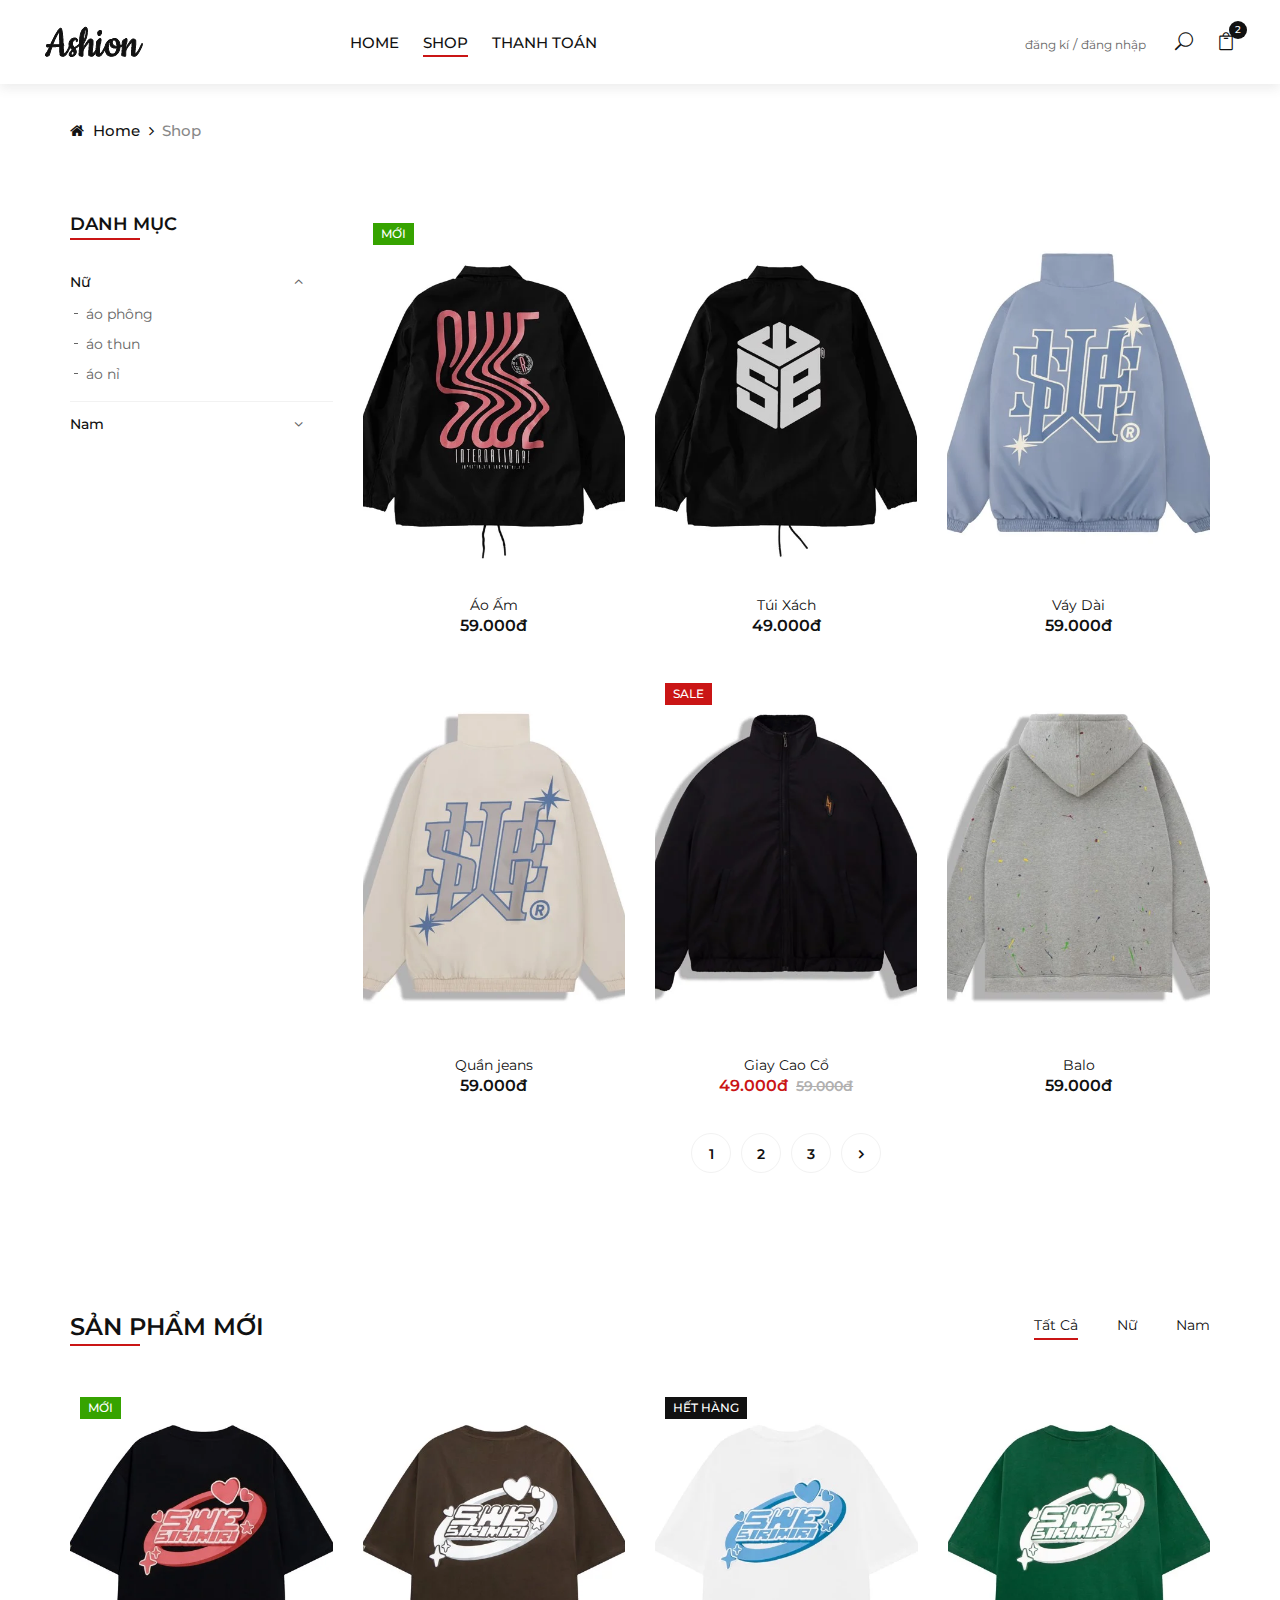
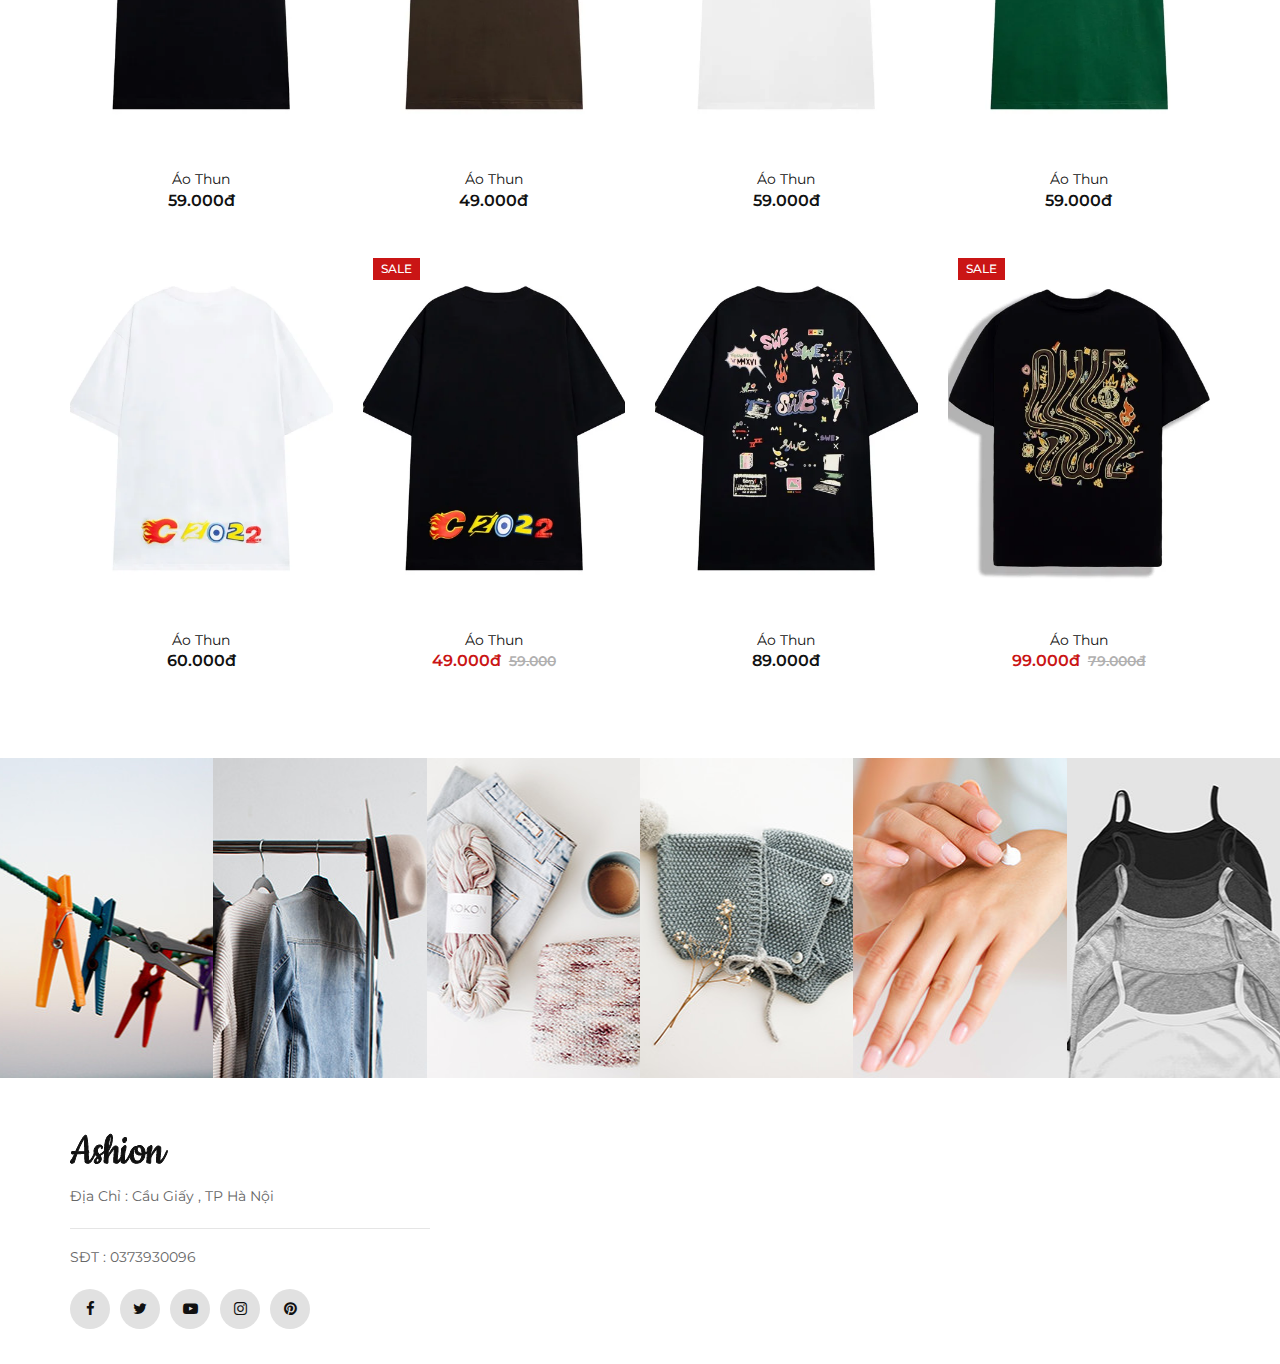
<file: shop.html>
<!DOCTYPE html>
<html lang="zxx">

<head>
    <meta charset="UTF-8">
    <meta name="description" content="Ashion Template">
    <meta name="keywords" content="Ashion, unica, creative, html">
    <meta name="viewport" content="width=device-width, initial-scale=1.0">
    <meta http-equiv="X-UA-Compatible" content="ie=edge">
    <title>Ashion | Template</title>

    <!-- Google Font -->
    <link href="https://fonts.googleapis.com/css2?family=Cookie&display=swap" rel="stylesheet">
    <link href="https://fonts.googleapis.com/css2?family=Montserrat:wght@400;500;600;700;800;900&display=swap"
    rel="stylesheet">

    <!-- Css Styles -->
    <link rel="stylesheet" href="css/bootstrap.min.css" type="text/css">
    <link rel="stylesheet" href="css/font-awesome.min.css" type="text/css">
    <link rel="stylesheet" href="css/elegant-icons.css" type="text/css">
    <link rel="stylesheet" href="css/jquery-ui.min.css" type="text/css">
    <link rel="stylesheet" href="css/magnific-popup.css" type="text/css">
    <link rel="stylesheet" href="css/owl.carousel.min.css" type="text/css">
    <link rel="stylesheet" href="css/slicknav.min.css" type="text/css">
    <link rel="stylesheet" href="css/style.css" type="text/css">
</head>

<body>
    <!-- Page Preloder -->
    <div id="preloder">
        <div class="loader"></div>
    </div>

    <!-- Offcanvas Menu Begin -->
    <div class="offcanvas-menu-overlay"></div>
    <div class="offcanvas-menu-wrapper">
        <div class="offcanvas__close">+</div>
        <ul class="offcanvas__widget">
            <li><span class="icon_search search-switch"></span></li>
            
            <li><a href="./shop-cart.html"><span class="icon_bag_alt"></span>
                <div class="tip">2</div>
            </a></li>
        </ul>
        <div class="offcanvas__logo">
            <a href="./index.html"><img src="img/logo.png" alt=""></a>
        </div>
        <div id="mobile-menu-wrap"></div>
        <div class="offcanvas__auth">
            <a href="./contact.html">đăng kí</a>
            <a href="./login.html">đăng nhập</a>
        </div>
    </div>
    <!-- Offcanvas Menu End -->

    <!-- Header Section Begin -->
    <header class="header">
        <div class="container-fluid">
            <div class="row">
                <div class="col-xl-3 col-lg-2">
                    <div class="header__logo">
                        <a href="./index.html"><img src="img/logo.png" alt=""></a>
                    </div>
                </div>
                <div class="col-xl-6 col-lg-7">
                    <nav class="header__menu">
                        <ul>
                            <li><a href="./index.html">Home</a></li>                           
                            <li class="active"><a href="./shop.html">Shop</a></li>                           
                            <li><a href="./checkout.html">Thanh Toán</a></li>                                                             
                        </ul>
                    </nav>
                </div>
                <div class="col-lg-3">
                    <div class="header__right">
                        <div class="header__right__auth">
                            <a href="./contact.html">đăng kí</a>
                            <a href="./login.html">đăng nhập</a>
                        </div>
                        <ul class="header__right__widget">
                            <li><span class="icon_search search-switch"></span></li>
                            <li><a href="./shop-cart.html"><span class="icon_bag_alt"></span>
                                <div class="tip">2</div>
                            </a></li>
                        </ul>
                    </div>
                </div>
            </div>
            <div class="canvas__open">
                <i class="fa fa-bars"></i>
            </div>
        </div>
    </header>
    <!-- Header Section End -->

    <!-- Breadcrumb Begin -->
    <div class="breadcrumb-option">
        <div class="container">
            <div class="row">
                <div class="col-lg-12">
                    <div class="breadcrumb__links">
                        <a href="./index.html"><i class="fa fa-home"></i> Home</a>
                        <span>Shop</span>
                    </div>
                </div>
            </div>
        </div>
    </div>
    <!-- Breadcrumb End -->

    <!-- Shop Section Begin -->
    <section class="shop spad">
        <div class="container">
            <div class="row">
                <div class="col-lg-3 col-md-3">
                    <div class="shop__sidebar">
                        <div class="sidebar__categories">
                            <div class="section-title">
                                <h4>Danh Mục</h4>
                            </div>
                            <div class="categories__accordion">
                                <div class="accordion" id="accordionExample">
                                    <div class="card">
                                        <div class="card-heading active">
                                            <a data-toggle="collapse" data-target="#collapseOne">Nữ</a>
                                        </div>
                                        <div id="collapseOne" class="collapse show" data-parent="#accordionExample">
                                            <div class="card-body">
                                                <ul>
                                                    <li><a href="./product-details.html">áo phông</a></li>
                                                    <li><a href="./product-details.html">áo thun</a></li>
                                                    <li><a href="./product-details.html">áo nỉ</a></li>
                                                </ul>
                                            </div>
                                        </div>
                                    </div>
                                    <div class="card">
                                        <div class="card-heading">
                                            <a data-toggle="collapse" data-target="#collapseTwo">Nam</a>
                                        </div>
                                        <div id="collapseTwo" class="collapse" data-parent="#accordionExample">
                                            <div class="card-body">
                                                <ul>
                                                    <li><a href="./product-details.html">áo nỉ</a></li>
                                                    <li><a href="./product-details.html">áo thun</a></li>
                                                    <li><a href="./product-details.html">áo phông</a></li>
                                                </ul>
                                            </div>
                                        </div>
                                    </div>                        
                                </div>
                            </div>
                        </div>                     

                    </div>
                </div>
                <div class="col-lg-9 col-md-9">
                    <div class="row">
                        <div class="col-lg-4 col-md-6">
                            <div class="product__item">
                                <div class="product__item__pic set-bg" data-setbg="img/shop/a.webp">
                                    <div class="label new">Mới</div>
                                    <ul class="product__hover">
                                        <li><a href="img/shop/a.webp" class="image-popup"><span class="arrow_expand"></span></a></li>
                                        <li><a href="./shop-cart.html"><span class="icon_bag_alt"></span></a></li>
                                    </ul>
                                </div>
                                <div class="product__item__text">
                                    <h6><a href="./product-details.html">Áo Ấm</a></h6>
                                    <div class="product__price"> 59.000đ</div>
                                </div>
                            </div>
                        </div>
                        <div class="col-lg-4 col-md-6">
                            <div class="product__item">
                                        
                                        <div class="product__item__pic set-bg" data-setbg="img/shop/b.webp">
                                    <ul class="product__hover">
                                        <li><a href="img/shop/b.webp" class="image-popup"><span class="arrow_expand"></span></a></li>
                                        <li><a href="./shop-cart.html"><span class="icon_bag_alt"></span></a></li>
                                    </ul>
                                </div>
                                <div class="product__item__text">
                                    <h6><a href="./product-details.html">Túi Xách</a></h6>
                                    <div class="product__price">49.000đ</div>
                                </div>
                            </div>
                        </div>
                        <div class="col-lg-4 col-md-6">
                            <div class="product__item">
                                <div class="product__item__pic set-bg" data-setbg="img/shop/c.webp">
                                    <ul class="product__hover">
                                        <li><a href="img/shop/c.webp" class="image-popup"><span class="arrow_expand"></span></a></li>
                                        
                                        <li><a href="./shop-cart.html"><span class="icon_bag_alt"></span></a></li>
                                    </ul>
                                </div>
                                <div class="product__item__text">
                                    <h6><a href="./product-details.html">Váy Dài</a></h6>
                                    <div class="product__price">59.000đ</div>
                                </div>
                            </div>
                        </div>
                        <div class="col-lg-4 col-md-6">
                            <div class="product__item">
                                <div class="product__item__pic set-bg" data-setbg="img/shop/d.webp">
                                    <ul class="product__hover">
                                        <li><a href="img/shop/d.webp" class="image-popup"><span class="arrow_expand"></span></a></li>
                                        <li><a href="./shop-cart.html"><span class="icon_bag_alt"></span></a></li>
                                    </ul>
                                </div>
                                <div class="product__item__text">
                                    <h6><a href="./product-details.html">   Quần jeans</a></h6>
                                    <div class="product__price">59.000đ</div>
                                </div>
                            </div>
                        </div>
                        <div class="col-lg-4 col-md-6">
                            <div class="product__item sale">
                                <div class="product__item__pic set-bg" data-setbg="img/shop/e.webp">
                                    <div class="label">Sale</div>
                                    <ul class="product__hover">
                                        <li><a href="img/shop/e.webp" class="image-popup"><span class="arrow_expand"></span></a></li>
                                        <li><a href="./shop-cart.html"><span class="icon_bag_alt"></span></a></li>
                                    </ul>
                                </div>
                                <div class="product__item__text">
                                    <h6><a href="./product-details.html">Giay Cao Cổ</a></h6>
                                    <div class="product__price"> 49.000đ <span> 59.000đ</span></div>
                                </div>
                            </div>
                        </div>
                        <div class="col-lg-4 col-md-6">
                            <div class="product__item">
                                <div class="product__item__pic set-bg" data-setbg="img/shop/g.webp">
                                    <ul class="product__hover">
                                        <li><a href="img/shop/g.webp" class="image-popup"><span class="arrow_expand"></span></a></li>
                                        
                                        <li><a href="./shop-cart.html"><span class="icon_bag_alt"></span></a></li>
                                    </ul>
                                </div>
                                <div class="product__item__text">
                                    <h6><a href="./product-details.html">Balo</a></h6>
                                    <div class="product__price">59.000đ</div>
                                </div>
                            </div>
                        </div>
                        <div class="col-lg-12 text-center">
                            <div class="pagination__option">
                                <a href="#">1</a>
                                <a href="#">2</a>
                                <a href="#">3</a>
                                <a href="#"><i class="fa fa-angle-right"></i></a>
                            </div>
                        </div>
                    </div>
                </div>
            </div>
        </div>
    </section>

    <!-- Shop Section End -->

    <section class="product spad">
        <div class="container">
            <div class="row">
                <div class="col-lg-4 col-md-4">
                    <div class="section-title">
                        <h4>Sản Phẩm Mới</h4>
                    </div>
                </div>
                <div class="col-lg-8 col-md-8">
                    <ul class="filter__controls">
                        <li class="active" data-filter="*">Tất Cả</li>
                        <li data-filter=".women">Nữ</li>
                        <li data-filter=".men">Nam</li>
                    </ul>
                </div>
            </div>
            <div class="row property__gallery">
                <div class="col-lg-3 col-md-4 col-sm-6 mix women">
                    <div class="product__item">
                        <div class="product__item__pic set-bg" data-setbg="img/product/1.webp">
                            <div class="label new">Mới</div>
                            <ul class="product__hover">
                                <li><a href="img/product/1.webp" class="image-popup"><span class="arrow_expand"></span></a></li>
                                
                                <li><a href="./shop-cart.html"><span class="icon_bag_alt"></span></a></li>
                            </ul>
                        </div>
                        <div class="product__item__text">
                            <h6><a href="./product-details.html">Áo Thun</a></h6>
                            <div class="product__price">59.000đ</div>
                        </div>
                    </div>
                </div>
                <div class="col-lg-3 col-md-4 col-sm-6 mix men">
                    <div class="product__item">
                        <div class="product__item__pic set-bg" data-setbg="img/product/2.webp">
                            <ul class="product__hover">
                                <li><a href="img/product/2.webp" class="image-popup"><span class="arrow_expand"></span></a></li>
                                
                                <li><a href="./shop-cart.html"><span class="icon_bag_alt"></span></a></li>
                            </ul>
                        </div>
                        <div class="product__item__text">
                            <h6><a href="./product-details.html">Áo Thun</a></h6>
                            <div class="product__price">49.000đ</div>
                        </div>
                    </div>
                </div>
                <div class="col-lg-3 col-md-4 col-sm-6 mix accessories">
                    <div class="product__item">
                        <div class="product__item__pic set-bg" data-setbg="img/product/3.webp">
                            <div class="label stockout">Hết Hàng</div>
                            <ul class="product__hover">
                                <li><a href="img/product/3.webp" class="image-popup"><span class="arrow_expand"></span></a></li>
                                
                                <li><a href="./shop-cart.html"><span class="icon_bag_alt"></span></a></li>
                            </ul>
                        </div>
                        <div class="product__item__text">
                            <h6><a href="./product-details.html">Áo Thun</a></h6>
                            <div class="product__price">59.000đ</div>
                        </div>
                    </div>
                </div>
                <div class="col-lg-3 col-md-4 col-sm-6 mix cosmetic">
                    <div class="product__item">
                                
                                <div class="product__item__pic set-bg" data-setbg="img/product/8.webp">
                            <ul class="product__hover">
                                <li><a href="img/product/8.webp" class="image-popup"><span class="arrow_expand"></span></a></li>
                                
                                <li><a href="./shop-cart.html"><span class="icon_bag_alt"></span></a></li>
                            </ul>
                        </div>
                        <div class="product__item__text">
                            <h6><a href="./product-details.html">Áo Thun</a></h6>
                            <div class="product__price">59.000đ</div>
                        </div>
                    </div>
                </div>
                <div class="col-lg-3 col-md-4 col-sm-6 mix kid">
                    <div class="product__item">
                        <div class="product__item__pic set-bg" data-setbg="img/product/4.webp">
                            <ul class="product__hover">
                                <li><a href="img/product/4.webp" class="image-popup"><span class="arrow_expand"></span></a></li>
                                
                                <li><a href="./shop-cart.html"><span class="icon_bag_alt"></span></a></li>
                            </ul>
                        </div>
                        <div class="product__item__text">
                            <h6><a href="./product-details.html">Áo Thun</a></h6>
                            <div class="product__price">60.000đ</div>
                        </div>
                    </div>
                </div>
                <div class="col-lg-3 col-md-4 col-sm-6 mix women men kid accessories cosmetic">
                    <div class="product__item sale">
                        <div class="product__item__pic set-bg" data-setbg="img/product/5.webp">
                            <div class="label sale">Sale</div>
                            <ul class="product__hover">
                                <li><a href="img/product/5.webp" class="image-popup"><span class="arrow_expand"></span></a></li>
                                
                                <li><a href="./shop-cart.html"><span class="icon_bag_alt"></span></a></li>
                            </ul>
                        </div>
                        <div class="product__item__text">
                            <h6><a href="./product-details.html"> Áo Thun</a></h6>
                            <div class="product__price">49.000đ <span>59.000</span></div>
                        </div>
                    </div>
                </div>
                <div class="col-lg-3 col-md-4 col-sm-6 mix women men kid accessories cosmetic">
                    <div class="product__item">
                        <div class="product__item__pic set-bg" data-setbg="img/product/7.webp">
                            <ul class="product__hover">
                                <li><a href="img/product/7.webp" class="image-popup"><span class="arrow_expand"></span></a></li>
                                
                                <li><a href="./shop-cart.html"><span class="icon_bag_alt"></span></a></li>
                            </ul>
                        </div>
                        <div class="product__item__text">
                            <h6><a href="./product-details.html">Áo Thun</a></h6>
                            <div class="product__price">89.000đ</div>
                        </div>
                    </div>
                </div>
                <div class="col-lg-3 col-md-4 col-sm-6 mix women men kid accessories cosmetic">
                    <div class="product__item sale">
                        <div class="product__item__pic set-bg" data-setbg="img/product/9.webp">
                            <div class="label">Sale</div>
                            <ul class="product__hover">
                                <li><a href="img/product/9.webp" class="image-popup"><span class="arrow_expand"></span></a></li>
                                
                                <li><a href="./shop-cart.html"><span class="icon_bag_alt"></span></a></li>
                            </ul>
                        </div>
                        <div class="product__item__text">
                            <h6><a href="./product-details.html">Áo Thun</a></h6>
                            <div class="product__price">99.000đ <span> 79.000đ</span></div>
                        </div>
                    </div>
                </div>
            </div>
        </div>
    </section>

    <!-- Instagram Begin -->
    <div class="instagram">
        <div class="container-fluid">
            <div class="row">
                <div class="col-lg-2 col-md-4 col-sm-4 p-0">
                    <div class="instagram__item set-bg" data-setbg="img/instagram/insta-1.jpg">
                        <div class="instagram__text">
                            <i class="fa fa-facebook"></i>
                            <a target="_blank" href="https://www.facebook.com/profile.php?id=100009083096855">@ trungle_shop</a>
                        </div>
                    </div>
                </div>
                <div class="col-lg-2 col-md-4 col-sm-4 p-0">
                    <div class="instagram__item set-bg" data-setbg="img/instagram/insta-2.jpg">
                        <div class="instagram__text">
                            <i class="fa fa-facebook"></i>
                            <a target="_blank" href="https://www.facebook.com/profile.php?id=100009083096855">@ trungle_shop</a>
                        </div>
                    </div>
                </div>
                <div class="col-lg-2 col-md-4 col-sm-4 p-0">
                    <div class="instagram__item set-bg" data-setbg="img/instagram/insta-3.jpg">
                        <div class="instagram__text">
                            <i class="fa fa-facebook"></i>
                            <a target="_blank" href="https://www.facebook.com/profile.php?id=100009083096855">@ trungle_shop</a>
                        </div>
                    </div>
                </div>
                <div class="col-lg-2 col-md-4 col-sm-4 p-0">
                    <div class="instagram__item set-bg" data-setbg="img/instagram/insta-4.jpg">
                        <div class="instagram__text">
                            <i class="fa fa-facebook"></i>
                            <a target="_blank" href="https://www.facebook.com/profile.php?id=100009083096855">@ trungle_shop</a>
                        </div>
                    </div>
                </div>
                <div class="col-lg-2 col-md-4 col-sm-4 p-0">
                    <div class="instagram__item set-bg" data-setbg="img/instagram/insta-5.jpg">
                        <div class="instagram__text">
                            <i class="fa fa-facebook"></i>
                            <a target="_blank" href="https://www.facebook.com/profile.php?id=100009083096855">@ trungle_shop</a>
                        </div>
                    </div>
                </div>
                <div class="col-lg-2 col-md-4 col-sm-4 p-0">
                    <div class="instagram__item set-bg" data-setbg="img/instagram/insta-6.jpg">
                        <div class="instagram__text">
                            <i class="fa fa-facebook"></i>
                            <a target="_blank" href="https://www.facebook.com/profile.php?id=100009083096855">@ trungle_shop</a>
                        </div>
                    </div>
                </div>
            </div>
        </div>
    </div>
    <!-- Instagram End -->

    <!-- Footer Section Begin -->
    <footer class="footer">
        <div class="container">
            <div class="row">
                <div class="col-lg-4 col-md-6 col-sm-7">
                    <div class="footer__about">
                        <div class="footer__logo">
                            <a href="./index.html"><img src="img/logo.png" alt=""></a>
                        </div>
                        <p>Địa Chỉ : Cầu Giấy , TP Hà Nội</p> <hr>
                        <p>SĐT : 0373930096</p>
                        <div class="footer__social">
                            <a target="_blank" href="https://www.facebook.com/profile.php?id=100009083096855"><i class="fa fa-facebook"></i></a>
                            <a href="#"><i class="fa fa-twitter"></i></a>
                            <a href="#"><i class="fa fa-youtube-play"></i></a>
                            <a href="#"><i class="fa fa-instagram"></i></a>
                            <a href="#"><i class="fa fa-pinterest"></i></a>
                        </div>
                    </div>
                </div>
            </div>
        </div>
    </footer>
   
    <!-- Footer Section End -->

    <!-- Search Begin -->
    <div class="search-model">
        <div class="h-100 d-flex align-items-center justify-content-center">
            <div class="search-close-switch">+</div>
            <form class="search-model-form">
                <input type="text" id="search-input" placeholder="Search here.....">
            </form>
        </div>
    </div>
    <!-- Search End -->

    <!-- Js Plugins -->
    <script src="js/jquery-3.3.1.min.js"></script>
    <script src="js/bootstrap.min.js"></script>
    <script src="js/jquery.magnific-popup.min.js"></script>
    <script src="js/jquery-ui.min.js"></script>
    <script src="js/mixitup.min.js"></script>
    <script src="js/jquery.countdown.min.js"></script>
    <script src="js/jquery.slicknav.js"></script>
    <script src="js/owl.carousel.min.js"></script>
    <script src="js/jquery.nicescroll.min.js"></script>
    <script src="js/main.js"></script>
</body>

</html>
</file>
<file: css/elegant-icons.css>
@font-face {
	font-family: 'ElegantIcons';
	src:url('../fonts/ElegantIcons.eot');
	src:url('../fonts/ElegantIcons.eot?#iefix') format('embedded-opentype'),
		url('../fonts/ElegantIcons.woff') format('woff'),
		url('../fonts/ElegantIcons.ttf') format('truetype'),
		url('../fonts/ElegantIcons.svg#ElegantIcons') format('svg');
	font-weight: normal;
	font-style: normal;
}

/* Use the following CSS code if you want to use data attributes for inserting your icons */
[data-icon]:before {
	font-family: 'ElegantIcons';
	content: attr(data-icon);
	speak: none;
	font-weight: normal;
	font-variant: normal;
	text-transform: none;
	line-height: 1;
	-webkit-font-smoothing: antialiased;
	-moz-osx-font-smoothing: grayscale;
}

/* Use the following CSS code if you want to have a class per icon */
/*
Instead of a list of all class selectors,
you can use the generic selector below, but it's slower:
[class*="your-class-prefix"] {
*/
.arrow_up, .arrow_down, .arrow_left, .arrow_right, .arrow_left-up, .arrow_right-up, .arrow_right-down, .arrow_left-down, .arrow-up-down, .arrow_up-down_alt, .arrow_left-right_alt, .arrow_left-right, .arrow_expand_alt2, .arrow_expand_alt, .arrow_condense, .arrow_expand, .arrow_move, .arrow_carrot-up, .arrow_carrot-down, .arrow_carrot-left, .arrow_carrot-right, .arrow_carrot-2up, .arrow_carrot-2down, .arrow_carrot-2left, .arrow_carrot-2right, .arrow_carrot-up_alt2, .arrow_carrot-down_alt2, .arrow_carrot-left_alt2, .arrow_carrot-right_alt2, .arrow_carrot-2up_alt2, .arrow_carrot-2down_alt2, .arrow_carrot-2left_alt2, .arrow_carrot-2right_alt2, .arrow_triangle-up, .arrow_triangle-down, .arrow_triangle-left, .arrow_triangle-right, .arrow_triangle-up_alt2, .arrow_triangle-down_alt2, .arrow_triangle-left_alt2, .arrow_triangle-right_alt2, .arrow_back, .icon_minus-06, .icon_plus, .icon_close, .icon_check, .icon_minus_alt2, .icon_plus_alt2, .icon_close_alt2, .icon_check_alt2, .icon_zoom-out_alt, .icon_zoom-in_alt, .icon_search, .icon_box-empty, .icon_box-selected, .icon_minus-box, .icon_plus-box, .icon_box-checked, .icon_circle-empty, .icon_circle-slelected, .icon_stop_alt2, .icon_stop, .icon_pause_alt2, .icon_pause, .icon_menu, .icon_menu-square_alt2, .icon_menu-circle_alt2, .icon_ul, .icon_ol, .icon_adjust-horiz, .icon_adjust-vert, .icon_document_alt, .icon_documents_alt, .icon_pencil, .icon_pencil-edit_alt, .icon_pencil-edit, .icon_folder-alt, .icon_folder-open_alt, .icon_folder-add_alt, .icon_info_alt, .icon_error-oct_alt, .icon_error-circle_alt, .icon_error-triangle_alt, .icon_question_alt2, .icon_question, .icon_comment_alt, .icon_chat_alt, .icon_vol-mute_alt, .icon_volume-low_alt, .icon_volume-high_alt, .icon_quotations, .icon_quotations_alt2, .icon_clock_alt, .icon_lock_alt, .icon_lock-open_alt, .icon_key_alt, .icon_cloud_alt, .icon_cloud-upload_alt, .icon_cloud-download_alt, .icon_image, .icon_images, .icon_lightbulb_alt, .icon_gift_alt, .icon_house_alt, .icon_genius, .icon_mobile, .icon_tablet, .icon_laptop, .icon_desktop, .icon_camera_alt, .icon_mail_alt, .icon_cone_alt, .icon_ribbon_alt, .icon_bag_alt, .icon_creditcard, .icon_cart_alt, .icon_paperclip, .icon_tag_alt, .icon_tags_alt, .icon_trash_alt, .icon_cursor_alt, .icon_mic_alt, .icon_compass_alt, .icon_pin_alt, .icon_pushpin_alt, .icon_map_alt, .icon_drawer_alt, .icon_toolbox_alt, .icon_book_alt, .icon_calendar, .icon_film, .icon_table, .icon_contacts_alt, .icon_headphones, .icon_lifesaver, .icon_piechart, .icon_refresh, .icon_link_alt, .icon_link, .icon_loading, .icon_blocked, .icon_archive_alt, .icon_heart_alt, .icon_star_alt, .icon_star-half_alt, .icon_star, .icon_star-half, .icon_tools, .icon_tool, .icon_cog, .icon_cogs, .arrow_up_alt, .arrow_down_alt, .arrow_left_alt, .arrow_right_alt, .arrow_left-up_alt, .arrow_right-up_alt, .arrow_right-down_alt, .arrow_left-down_alt, .arrow_condense_alt, .arrow_expand_alt3, .arrow_carrot_up_alt, .arrow_carrot-down_alt, .arrow_carrot-left_alt, .arrow_carrot-right_alt, .arrow_carrot-2up_alt, .arrow_carrot-2dwnn_alt, .arrow_carrot-2left_alt, .arrow_carrot-2right_alt, .arrow_triangle-up_alt, .arrow_triangle-down_alt, .arrow_triangle-left_alt, .arrow_triangle-right_alt, .icon_minus_alt, .icon_plus_alt, .icon_close_alt, .icon_check_alt, .icon_zoom-out, .icon_zoom-in, .icon_stop_alt, .icon_menu-square_alt, .icon_menu-circle_alt, .icon_document, .icon_documents, .icon_pencil_alt, .icon_folder, .icon_folder-open, .icon_folder-add, .icon_folder_upload, .icon_folder_download, .icon_info, .icon_error-circle, .icon_error-oct, .icon_error-triangle, .icon_question_alt, .icon_comment, .icon_chat, .icon_vol-mute, .icon_volume-low, .icon_volume-high, .icon_quotations_alt, .icon_clock, .icon_lock, .icon_lock-open, .icon_key, .icon_cloud, .icon_cloud-upload, .icon_cloud-download, .icon_lightbulb, .icon_gift, .icon_house, .icon_camera, .icon_mail, .icon_cone, .icon_ribbon, .icon_bag, .icon_cart, .icon_tag, .icon_tags, .icon_trash, .icon_cursor, .icon_mic, .icon_compass, .icon_pin, .icon_pushpin, .icon_map, .icon_drawer, .icon_toolbox, .icon_book, .icon_contacts, .icon_archive, .icon_heart, .icon_profile, .icon_group, .icon_grid-2x2, .icon_grid-3x3, .icon_music, .icon_pause_alt, .icon_phone, .icon_upload, .icon_download, .social_facebook, .social_twitter, .social_pinterest, .social_googleplus, .social_tumblr, .social_tumbleupon, .social_wordpress, .social_instagram, .social_dribbble, .social_vimeo, .social_linkedin, .social_rss, .social_deviantart, .social_share, .social_myspace, .social_skype, .social_youtube, .social_picassa, .social_googledrive, .social_flickr, .social_blogger, .social_spotify, .social_delicious, .social_facebook_circle, .social_twitter_circle, .social_pinterest_circle, .social_googleplus_circle, .social_tumblr_circle, .social_stumbleupon_circle, .social_wordpress_circle, .social_instagram_circle, .social_dribbble_circle, .social_vimeo_circle, .social_linkedin_circle, .social_rss_circle, .social_deviantart_circle, .social_share_circle, .social_myspace_circle, .social_skype_circle, .social_youtube_circle, .social_picassa_circle, .social_googledrive_alt2, .social_flickr_circle, .social_blogger_circle, .social_spotify_circle, .social_delicious_circle, .social_facebook_square, .social_twitter_square, .social_pinterest_square, .social_googleplus_square, .social_tumblr_square, .social_stumbleupon_square, .social_wordpress_square, .social_instagram_square, .social_dribbble_square, .social_vimeo_square, .social_linkedin_square, .social_rss_square, .social_deviantart_square, .social_share_square, .social_myspace_square, .social_skype_square, .social_youtube_square, .social_picassa_square, .social_googledrive_square, .social_flickr_square, .social_blogger_square, .social_spotify_square, .social_delicious_square, .icon_printer, .icon_calulator, .icon_building, .icon_floppy, .icon_drive, .icon_search-2, .icon_id, .icon_id-2, .icon_puzzle, .icon_like, .icon_dislike, .icon_mug, .icon_currency, .icon_wallet, .icon_pens, .icon_easel, .icon_flowchart, .icon_datareport, .icon_briefcase, .icon_shield, .icon_percent, .icon_globe, .icon_globe-2, .icon_target, .icon_hourglass, .icon_balance, .icon_rook, .icon_printer-alt, .icon_calculator_alt, .icon_building_alt, .icon_floppy_alt, .icon_drive_alt, .icon_search_alt, .icon_id_alt, .icon_id-2_alt, .icon_puzzle_alt, .icon_like_alt, .icon_dislike_alt, .icon_mug_alt, .icon_currency_alt, .icon_wallet_alt, .icon_pens_alt, .icon_easel_alt, .icon_flowchart_alt, .icon_datareport_alt, .icon_briefcase_alt, .icon_shield_alt, .icon_percent_alt, .icon_globe_alt, .icon_clipboard {
	font-family: 'ElegantIcons';
	speak: none;
	font-style: normal;
	font-weight: normal;
	font-variant: normal;
	text-transform: none;
	line-height: 1;
	-webkit-font-smoothing: antialiased;
}
.arrow_up:before {
	content: "\21";
}
.arrow_down:before {
	content: "\22";
}
.arrow_left:before {
	content: "\23";
}
.arrow_right:before {
	content: "\24";
}
.arrow_left-up:before {
	content: "\25";
}
.arrow_right-up:before {
	content: "\26";
}
.arrow_right-down:before {
	content: "\27";
}
.arrow_left-down:before {
	content: "\28";
}
.arrow-up-down:before {
	content: "\29";
}
.arrow_up-down_alt:before {
	content: "\2a";
}
.arrow_left-right_alt:before {
	content: "\2b";
}
.arrow_left-right:before {
	content: "\2c";
}
.arrow_expand_alt2:before {
	content: "\2d";
}
.arrow_expand_alt:before {
	content: "\2e";
}
.arrow_condense:before {
	content: "\2f";
}
.arrow_expand:before {
	content: "\30";
}
.arrow_move:before {
	content: "\31";
}
.arrow_carrot-up:before {
	content: "\32";
}
.arrow_carrot-down:before {
	content: "\33";
}
.arrow_carrot-left:before {
	content: "\34";
}
.arrow_carrot-right:before {
	content: "\35";
}
.arrow_carrot-2up:before {
	content: "\36";
}
.arrow_carrot-2down:before {
	content: "\37";
}
.arrow_carrot-2left:before {
	content: "\38";
}
.arrow_carrot-2right:before {
	content: "\39";
}
.arrow_carrot-up_alt2:before {
	content: "\3a";
}
.arrow_carrot-down_alt2:before {
	content: "\3b";
}
.arrow_carrot-left_alt2:before {
	content: "\3c";
}
.arrow_carrot-right_alt2:before {
	content: "\3d";
}
.arrow_carrot-2up_alt2:before {
	content: "\3e";
}
.arrow_carrot-2down_alt2:before {
	content: "\3f";
}
.arrow_carrot-2left_alt2:before {
	content: "\40";
}
.arrow_carrot-2right_alt2:before {
	content: "\41";
}
.arrow_triangle-up:before {
	content: "\42";
}
.arrow_triangle-down:before {
	content: "\43";
}
.arrow_triangle-left:before {
	content: "\44";
}
.arrow_triangle-right:before {
	content: "\45";
}
.arrow_triangle-up_alt2:before {
	content: "\46";
}
.arrow_triangle-down_alt2:before {
	content: "\47";
}
.arrow_triangle-left_alt2:before {
	content: "\48";
}
.arrow_triangle-right_alt2:before {
	content: "\49";
}
.arrow_back:before {
	content: "\4a";
}
.icon_minus-06:before {
	content: "\4b";
}
.icon_plus:before {
	content: "\4c";
}
.icon_close:before {
	content: "\4d";
}
.icon_check:before {
	content: "\4e";
}
.icon_minus_alt2:before {
	content: "\4f";
}
.icon_plus_alt2:before {
	content: "\50";
}
.icon_close_alt2:before {
	content: "\51";
}
.icon_check_alt2:before {
	content: "\52";
}
.icon_zoom-out_alt:before {
	content: "\53";
}
.icon_zoom-in_alt:before {
	content: "\54";
}
.icon_search:before {
	content: "\55";
}
.icon_box-empty:before {
	content: "\56";
}
.icon_box-selected:before {
	content: "\57";
}
.icon_minus-box:before {
	content: "\58";
}
.icon_plus-box:before {
	content: "\59";
}
.icon_box-checked:before {
	content: "\5a";
}
.icon_circle-empty:before {
	content: "\5b";
}
.icon_circle-slelected:before {
	content: "\5c";
}
.icon_stop_alt2:before {
	content: "\5d";
}
.icon_stop:before {
	content: "\5e";
}
.icon_pause_alt2:before {
	content: "\5f";
}
.icon_pause:before {
	content: "\60";
}
.icon_menu:before {
	content: "\61";
}
.icon_menu-square_alt2:before {
	content: "\62";
}
.icon_menu-circle_alt2:before {
	content: "\63";
}
.icon_ul:before {
	content: "\64";
}
.icon_ol:before {
	content: "\65";
}
.icon_adjust-horiz:before {
	content: "\66";
}
.icon_adjust-vert:before {
	content: "\67";
}
.icon_document_alt:before {
	content: "\68";
}
.icon_documents_alt:before {
	content: "\69";
}
.icon_pencil:before {
	content: "\6a";
}
.icon_pencil-edit_alt:before {
	content: "\6b";
}
.icon_pencil-edit:before {
	content: "\6c";
}
.icon_folder-alt:before {
	content: "\6d";
}
.icon_folder-open_alt:before {
	content: "\6e";
}
.icon_folder-add_alt:before {
	content: "\6f";
}
.icon_info_alt:before {
	content: "\70";
}
.icon_error-oct_alt:before {
	content: "\71";
}
.icon_error-circle_alt:before {
	content: "\72";
}
.icon_error-triangle_alt:before {
	content: "\73";
}
.icon_question_alt2:before {
	content: "\74";
}
.icon_question:before {
	content: "\75";
}
.icon_comment_alt:before {
	content: "\76";
}
.icon_chat_alt:before {
	content: "\77";
}
.icon_vol-mute_alt:before {
	content: "\78";
}
.icon_volume-low_alt:before {
	content: "\79";
}
.icon_volume-high_alt:before {
	content: "\7a";
}
.icon_quotations:before {
	content: "\7b";
}
.icon_quotations_alt2:before {
	content: "\7c";
}
.icon_clock_alt:before {
	content: "\7d";
}
.icon_lock_alt:before {
	content: "\7e";
}
.icon_lock-open_alt:before {
	content: "\e000";
}
.icon_key_alt:before {
	content: "\e001";
}
.icon_cloud_alt:before {
	content: "\e002";
}
.icon_cloud-upload_alt:before {
	content: "\e003";
}
.icon_cloud-download_alt:before {
	content: "\e004";
}
.icon_image:before {
	content: "\e005";
}
.icon_images:before {
	content: "\e006";
}
.icon_lightbulb_alt:before {
	content: "\e007";
}
.icon_gift_alt:before {
	content: "\e008";
}
.icon_house_alt:before {
	content: "\e009";
}
.icon_genius:before {
	content: "\e00a";
}
.icon_mobile:before {
	content: "\e00b";
}
.icon_tablet:before {
	content: "\e00c";
}
.icon_laptop:before {
	content: "\e00d";
}
.icon_desktop:before {
	content: "\e00e";
}
.icon_camera_alt:before {
	content: "\e00f";
}
.icon_mail_alt:before {
	content: "\e010";
}
.icon_cone_alt:before {
	content: "\e011";
}
.icon_ribbon_alt:before {
	content: "\e012";
}
.icon_bag_alt:before {
	content: "\e013";
}
.icon_creditcard:before {
	content: "\e014";
}
.icon_cart_alt:before {
	content: "\e015";
}
.icon_paperclip:before {
	content: "\e016";
}
.icon_tag_alt:before {
	content: "\e017";
}
.icon_tags_alt:before {
	content: "\e018";
}
.icon_trash_alt:before {
	content: "\e019";
}
.icon_cursor_alt:before {
	content: "\e01a";
}
.icon_mic_alt:before {
	content: "\e01b";
}
.icon_compass_alt:before {
	content: "\e01c";
}
.icon_pin_alt:before {
	content: "\e01d";
}
.icon_pushpin_alt:before {
	content: "\e01e";
}
.icon_map_alt:before {
	content: "\e01f";
}
.icon_drawer_alt:before {
	content: "\e020";
}
.icon_toolbox_alt:before {
	content: "\e021";
}
.icon_book_alt:before {
	content: "\e022";
}
.icon_calendar:before {
	content: "\e023";
}
.icon_film:before {
	content: "\e024";
}
.icon_table:before {
	content: "\e025";
}
.icon_contacts_alt:before {
	content: "\e026";
}
.icon_headphones:before {
	content: "\e027";
}
.icon_lifesaver:before {
	content: "\e028";
}
.icon_piechart:before {
	content: "\e029";
}
.icon_refresh:before {
	content: "\e02a";
}
.icon_link_alt:before {
	content: "\e02b";
}
.icon_link:before {
	content: "\e02c";
}
.icon_loading:before {
	content: "\e02d";
}
.icon_blocked:before {
	content: "\e02e";
}
.icon_archive_alt:before {
	content: "\e02f";
}
.icon_heart_alt:before {
	content: "\e030";
}
.icon_star_alt:before {
	content: "\e031";
}
.icon_star-half_alt:before {
	content: "\e032";
}
.icon_star:before {
	content: "\e033";
}
.icon_star-half:before {
	content: "\e034";
}
.icon_tools:before {
	content: "\e035";
}
.icon_tool:before {
	content: "\e036";
}
.icon_cog:before {
	content: "\e037";
}
.icon_cogs:before {
	content: "\e038";
}
.arrow_up_alt:before {
	content: "\e039";
}
.arrow_down_alt:before {
	content: "\e03a";
}
.arrow_left_alt:before {
	content: "\e03b";
}
.arrow_right_alt:before {
	content: "\e03c";
}
.arrow_left-up_alt:before {
	content: "\e03d";
}
.arrow_right-up_alt:before {
	content: "\e03e";
}
.arrow_right-down_alt:before {
	content: "\e03f";
}
.arrow_left-down_alt:before {
	content: "\e040";
}
.arrow_condense_alt:before {
	content: "\e041";
}
.arrow_expand_alt3:before {
	content: "\e042";
}
.arrow_carrot_up_alt:before {
	content: "\e043";
}
.arrow_carrot-down_alt:before {
	content: "\e044";
}
.arrow_carrot-left_alt:before {
	content: "\e045";
}
.arrow_carrot-right_alt:before {
	content: "\e046";
}
.arrow_carrot-2up_alt:before {
	content: "\e047";
}
.arrow_carrot-2dwnn_alt:before {
	content: "\e048";
}
.arrow_carrot-2left_alt:before {
	content: "\e049";
}
.arrow_carrot-2right_alt:before {
	content: "\e04a";
}
.arrow_triangle-up_alt:before {
	content: "\e04b";
}
.arrow_triangle-down_alt:before {
	content: "\e04c";
}
.arrow_triangle-left_alt:before {
	content: "\e04d";
}
.arrow_triangle-right_alt:before {
	content: "\e04e";
}
.icon_minus_alt:before {
	content: "\e04f";
}
.icon_plus_alt:before {
	content: "\e050";
}
.icon_close_alt:before {
	content: "\e051";
}
.icon_check_alt:before {
	content: "\e052";
}
.icon_zoom-out:before {
	content: "\e053";
}
.icon_zoom-in:before {
	content: "\e054";
}
.icon_stop_alt:before {
	content: "\e055";
}
.icon_menu-square_alt:before {
	content: "\e056";
}
.icon_menu-circle_alt:before {
	content: "\e057";
}
.icon_document:before {
	content: "\e058";
}
.icon_documents:before {
	content: "\e059";
}
.icon_pencil_alt:before {
	content: "\e05a";
}
.icon_folder:before {
	content: "\e05b";
}
.icon_folder-open:before {
	content: "\e05c";
}
.icon_folder-add:before {
	content: "\e05d";
}
.icon_folder_upload:before {
	content: "\e05e";
}
.icon_folder_download:before {
	content: "\e05f";
}
.icon_info:before {
	content: "\e060";
}
.icon_error-circle:before {
	content: "\e061";
}
.icon_error-oct:before {
	content: "\e062";
}
.icon_error-triangle:before {
	content: "\e063";
}
.icon_question_alt:before {
	content: "\e064";
}
.icon_comment:before {
	content: "\e065";
}
.icon_chat:before {
	content: "\e066";
}
.icon_vol-mute:before {
	content: "\e067";
}
.icon_volume-low:before {
	content: "\e068";
}
.icon_volume-high:before {
	content: "\e069";
}
.icon_quotations_alt:before {
	content: "\e06a";
}
.icon_clock:before {
	content: "\e06b";
}
.icon_lock:before {
	content: "\e06c";
}
.icon_lock-open:before {
	content: "\e06d";
}
.icon_key:before {
	content: "\e06e";
}
.icon_cloud:before {
	content: "\e06f";
}
.icon_cloud-upload:before {
	content: "\e070";
}
.icon_cloud-download:before {
	content: "\e071";
}
.icon_lightbulb:before {
	content: "\e072";
}
.icon_gift:before {
	content: "\e073";
}
.icon_house:before {
	content: "\e074";
}
.icon_camera:before {
	content: "\e075";
}
.icon_mail:before {
	content: "\e076";
}
.icon_cone:before {
	content: "\e077";
}
.icon_ribbon:before {
	content: "\e078";
}
.icon_bag:before {
	content: "\e079";
}
.icon_cart:before {
	content: "\e07a";
}
.icon_tag:before {
	content: "\e07b";
}
.icon_tags:before {
	content: "\e07c";
}
.icon_trash:before {
	content: "\e07d";
}
.icon_cursor:before {
	content: "\e07e";
}
.icon_mic:before {
	content: "\e07f";
}
.icon_compass:before {
	content: "\e080";
}
.icon_pin:before {
	content: "\e081";
}
.icon_pushpin:before {
	content: "\e082";
}
.icon_map:before {
	content: "\e083";
}
.icon_drawer:before {
	content: "\e084";
}
.icon_toolbox:before {
	content: "\e085";
}
.icon_book:before {
	content: "\e086";
}
.icon_contacts:before {
	content: "\e087";
}
.icon_archive:before {
	content: "\e088";
}
.icon_heart:before {
	content: "\e089";
}
.icon_profile:before {
	content: "\e08a";
}
.icon_group:before {
	content: "\e08b";
}
.icon_grid-2x2:before {
	content: "\e08c";
}
.icon_grid-3x3:before {
	content: "\e08d";
}
.icon_music:before {
	content: "\e08e";
}
.icon_pause_alt:before {
	content: "\e08f";
}
.icon_phone:before {
	content: "\e090";
}
.icon_upload:before {
	content: "\e091";
}
.icon_download:before {
	content: "\e092";
}
.social_facebook:before {
	content: "\e093";
}
.social_twitter:before {
	content: "\e094";
}
.social_pinterest:before {
	content: "\e095";
}
.social_googleplus:before {
	content: "\e096";
}
.social_tumblr:before {
	content: "\e097";
}
.social_tumbleupon:before {
	content: "\e098";
}
.social_wordpress:before {
	content: "\e099";
}
.social_instagram:before {
	content: "\e09a";
}
.social_dribbble:before {
	content: "\e09b";
}
.social_vimeo:before {
	content: "\e09c";
}
.social_linkedin:before {
	content: "\e09d";
}
.social_rss:before {
	content: "\e09e";
}
.social_deviantart:before {
	content: "\e09f";
}
.social_share:before {
	content: "\e0a0";
}
.social_myspace:before {
	content: "\e0a1";
}
.social_skype:before {
	content: "\e0a2";
}
.social_youtube:before {
	content: "\e0a3";
}
.social_picassa:before {
	content: "\e0a4";
}
.social_googledrive:before {
	content: "\e0a5";
}
.social_flickr:before {
	content: "\e0a6";
}
.social_blogger:before {
	content: "\e0a7";
}
.social_spotify:before {
	content: "\e0a8";
}
.social_delicious:before {
	content: "\e0a9";
}
.social_facebook_circle:before {
	content: "\e0aa";
}
.social_twitter_circle:before {
	content: "\e0ab";
}
.social_pinterest_circle:before {
	content: "\e0ac";
}
.social_googleplus_circle:before {
	content: "\e0ad";
}
.social_tumblr_circle:before {
	content: "\e0ae";
}
.social_stumbleupon_circle:before {
	content: "\e0af";
}
.social_wordpress_circle:before {
	content: "\e0b0";
}
.social_instagram_circle:before {
	content: "\e0b1";
}
.social_dribbble_circle:before {
	content: "\e0b2";
}
.social_vimeo_circle:before {
	content: "\e0b3";
}
.social_linkedin_circle:before {
	content: "\e0b4";
}
.social_rss_circle:before {
	content: "\e0b5";
}
.social_deviantart_circle:before {
	content: "\e0b6";
}
.social_share_circle:before {
	content: "\e0b7";
}
.social_myspace_circle:before {
	content: "\e0b8";
}
.social_skype_circle:before {
	content: "\e0b9";
}
.social_youtube_circle:before {
	content: "\e0ba";
}
.social_picassa_circle:before {
	content: "\e0bb";
}
.social_googledrive_alt2:before {
	content: "\e0bc";
}
.social_flickr_circle:before {
	content: "\e0bd";
}
.social_blogger_circle:before {
	content: "\e0be";
}
.social_spotify_circle:before {
	content: "\e0bf";
}
.social_delicious_circle:before {
	content: "\e0c0";
}
.social_facebook_square:before {
	content: "\e0c1";
}
.social_twitter_square:before {
	content: "\e0c2";
}
.social_pinterest_square:before {
	content: "\e0c3";
}
.social_googleplus_square:before {
	content: "\e0c4";
}
.social_tumblr_square:before {
	content: "\e0c5";
}
.social_stumbleupon_square:before {
	content: "\e0c6";
}
.social_wordpress_square:before {
	content: "\e0c7";
}
.social_instagram_square:before {
	content: "\e0c8";
}
.social_dribbble_square:before {
	content: "\e0c9";
}
.social_vimeo_square:before {
	content: "\e0ca";
}
.social_linkedin_square:before {
	content: "\e0cb";
}
.social_rss_square:before {
	content: "\e0cc";
}
.social_deviantart_square:before {
	content: "\e0cd";
}
.social_share_square:before {
	content: "\e0ce";
}
.social_myspace_square:before {
	content: "\e0cf";
}
.social_skype_square:before {
	content: "\e0d0";
}
.social_youtube_square:before {
	content: "\e0d1";
}
.social_picassa_square:before {
	content: "\e0d2";
}
.social_googledrive_square:before {
	content: "\e0d3";
}
.social_flickr_square:before {
	content: "\e0d4";
}
.social_blogger_square:before {
	content: "\e0d5";
}
.social_spotify_square:before {
	content: "\e0d6";
}
.social_delicious_square:before {
	content: "\e0d7";
}
.icon_printer:before {
	content: "\e103";
}
.icon_calulator:before {
	content: "\e0ee";
}
.icon_building:before {
	content: "\e0ef";
}
.icon_floppy:before {
	content: "\e0e8";
}
.icon_drive:before {
	content: "\e0ea";
}
.icon_search-2:before {
	content: "\e101";
}
.icon_id:before {
	content: "\e107";
}
.icon_id-2:before {
	content: "\e108";
}
.icon_puzzle:before {
	content: "\e102";
}
.icon_like:before {
	content: "\e106";
}
.icon_dislike:before {
	content: "\e0eb";
}
.icon_mug:before {
	content: "\e105";
}
.icon_currency:before {
	content: "\e0ed";
}
.icon_wallet:before {
	content: "\e100";
}
.icon_pens:before {
	content: "\e104";
}
.icon_easel:before {
	content: "\e0e9";
}
.icon_flowchart:before {
	content: "\e109";
}
.icon_datareport:before {
	content: "\e0ec";
}
.icon_briefcase:before {
	content: "\e0fe";
}
.icon_shield:before {
	content: "\e0f6";
}
.icon_percent:before {
	content: "\e0fb";
}
.icon_globe:before {
	content: "\e0e2";
}
.icon_globe-2:before {
	content: "\e0e3";
}
.icon_target:before {
	content: "\e0f5";
}
.icon_hourglass:before {
	content: "\e0e1";
}
.icon_balance:before {
	content: "\e0ff";
}
.icon_rook:before {
	content: "\e0f8";
}
.icon_printer-alt:before {
	content: "\e0fa";
}
.icon_calculator_alt:before {
	content: "\e0e7";
}
.icon_building_alt:before {
	content: "\e0fd";
}
.icon_floppy_alt:before {
	content: "\e0e4";
}
.icon_drive_alt:before {
	content: "\e0e5";
}
.icon_search_alt:before {
	content: "\e0f7";
}
.icon_id_alt:before {
	content: "\e0e0";
}
.icon_id-2_alt:before {
	content: "\e0fc";
}
.icon_puzzle_alt:before {
	content: "\e0f9";
}
.icon_like_alt:before {
	content: "\e0dd";
}
.icon_dislike_alt:before {
	content: "\e0f1";
}
.icon_mug_alt:before {
	content: "\e0dc";
}
.icon_currency_alt:before {
	content: "\e0f3";
}
.icon_wallet_alt:before {
	content: "\e0d8";
}
.icon_pens_alt:before {
	content: "\e0db";
}
.icon_easel_alt:before {
	content: "\e0f0";
}
.icon_flowchart_alt:before {
	content: "\e0df";
}
.icon_datareport_alt:before {
	content: "\e0f2";
}
.icon_briefcase_alt:before {
	content: "\e0f4";
}
.icon_shield_alt:before {
	content: "\e0d9";
}
.icon_percent_alt:before {
	content: "\e0da";
}
.icon_globe_alt:before {
	content: "\e0de";
}
.icon_clipboard:before {
	content: "\e0e6";
}


	.glyph {
		float: left;
		text-align: center;
		padding: .75em;
		margin: .4em 1.5em .75em 0;
		width: 6em;
text-shadow: none;
	}
        .glyph_big {
        font-size: 128px;
        color: #59c5dc;
        float: left;
        margin-right: 20px;
        }

        .glyph div { padding-bottom: 10px;}

	.glyph input {
		font-family: consolas, monospace;
		font-size: 12px;
		width: 100%;
		text-align: center;
		border: 0;
		box-shadow: 0 0 0 1px #ccc;
		padding: .2em;
                -moz-border-radius: 5px;
                -webkit-border-radius: 5px;
	}
	.centered {
		margin-left: auto;
		margin-right: auto;
	}
	.glyph .fs1 {
		font-size: 2em;
	}
</file>
<file: css/style.css>
/******************************************************************
  Template Name: Ashion
  Description: Ashion ecommerce template
  Author: Colorib
  Author URI: https://colorlib.com/
  Version: 1.0
  Created: Colorib
******************************************************************/

/*------------------------------------------------------------------
[Table of contents]

1.  Template default CSS
	1.1	Variables
	1.2	Mixins
	1.3	Flexbox
	1.4	Reset
2.  Helper Css
3.  Header Section
4.  Categories Section
5.  Product Section
6.  Banner Section
7.  Countdown Section
8.  Instagram
9.  Contact
10.  Footer Style
-------------------------------------------------------------------*/

/*----------------------------------------*/

/* Template default CSS
/*----------------------------------------*/

html,
body {
	height: 100%;
	font-family: "Montserrat", sans-serif;
	-webkit-font-smoothing: antialiased;
}

h1,
h2,
h3,
h4,
h5,
h6 {
	margin: 0;
	color: #111111;
	font-weight: 400;
	font-family: "Montserrat", sans-serif;
}

h1 {
	font-size: 70px;
}

h2 {
	font-size: 36px;
}

h3 {
	font-size: 30px;
}

h4 {
	font-size: 24px;
}

h5 {
	font-size: 18px;
}

h6 {
	font-size: 16px;
}

p {
	font-size: 14px;
	font-family: "Montserrat", sans-serif;
	color: #666666;
	font-weight: 400;
	line-height: 24px;
	margin: 0 0 15px 0;
}

img {
	max-width: 100%;
}

input:focus,
select:focus,
button:focus,
textarea:focus {
	outline: none;
}

a:hover,
a:focus {
	text-decoration: none;
	outline: none;
}

ul,
ol {
	padding: 0;
	margin: 0;
}

/*---------------------
  Helper CSS
-----------------------*/

.section-title {
	margin-bottom: 45px;
}

.section-title h4 {
	color: #111111;
	font-weight: 600;
	text-transform: uppercase;
	position: relative;
	display: inline-block;
}

.section-title h4:after {
	position: absolute;
	left: 0;
	bottom: -4px;
	height: 2px;
	width: 70px;
	background: #ca1515;
	content: "";
}

.set-bg {
	background-repeat: no-repeat;
	background-size: cover;
	background-position: top center;
}

.spad {
	padding-top: 100px;
	padding-bottom: 100px;
}

.text-white h1,
.text-white h2,
.text-white h3,
.text-white h4,
.text-white h5,
.text-white h6,
.text-white p,
.text-white span,
.text-white li,
.text-white a {
	color: #fff;
}

/* buttons */

.primary-btn {
	display: inline-block;
	font-size: 14px;
	text-transform: uppercase;
	font-weight: 600;
	padding: 12px 30px 10px;
	color: #ffffff;
	background: #ca1515;
}

.site-btn {
	font-size: 14px;
	color: #ffffff;
	background: #ca1515;
	font-weight: 600;
	border: none;
	text-transform: uppercase;
	display: inline-block;
	padding: 12px 30px;
	border-radius: 50px;
}

/* Preloder */

#preloder {
	position: fixed;
	width: 100%;
	height: 100%;
	top: 0;
	left: 0;
	z-index: 999999;
	background: #ffffff;
}

.loader {
	width: 40px;
	height: 40px;
	position: absolute;
	top: 50%;
	left: 50%;
	margin-top: -13px;
	margin-left: -13px;
	border-radius: 60px;
	animation: loader 0.8s linear infinite;
	-webkit-animation: loader 0.8s linear infinite;
}

@keyframes loader {
	0% {
		-webkit-transform: rotate(0deg);
		transform: rotate(0deg);
		border: 4px solid #f44336;
		border-left-color: transparent;
	}
	50% {
		-webkit-transform: rotate(180deg);
		transform: rotate(180deg);
		border: 4px solid #673ab7;
		border-left-color: transparent;
	}
	100% {
		-webkit-transform: rotate(360deg);
		transform: rotate(360deg);
		border: 4px solid #f44336;
		border-left-color: transparent;
	}
}

@-webkit-keyframes loader {
	0% {
		-webkit-transform: rotate(0deg);
		border: 4px solid #f44336;
		border-left-color: transparent;
	}
	50% {
		-webkit-transform: rotate(180deg);
		border: 4px solid #673ab7;
		border-left-color: transparent;
	}
	100% {
		-webkit-transform: rotate(360deg);
		border: 4px solid #f44336;
		border-left-color: transparent;
	}
}

.spacial-controls {
	position: fixed;
	width: 111px;
	height: 91px;
	top: 0;
	right: 0;
	z-index: 999;
}

.spacial-controls .search-switch {
	display: block;
	height: 100%;
	padding-top: 30px;
	background: #323232;
	text-align: center;
	cursor: pointer;
}

.search-model {
	display: none;
	position: fixed;
	width: 100%;
	height: 100%;
	left: 0;
	top: 0;
	background: #ffffff;
	z-index: 99999;
}

.search-model-form {
	padding: 0 15px;
}

.search-model-form input {
	width: 500px;
	font-size: 40px;
	border: none;
	border-bottom: 2px solid #dddddd;
	background: 0 0;
	color: #999;
}

.search-close-switch {
	position: absolute;
	width: 50px;
	height: 50px;
	background: #333;
	color: #fff;
	text-align: center;
	border-radius: 50%;
	font-size: 28px;
	line-height: 28px;
	top: 30px;
	cursor: pointer;
	-webkit-transform: rotate(45deg);
	-ms-transform: rotate(45deg);
	transform: rotate(45deg);
	display: -webkit-box;
	display: -ms-flexbox;
	display: flex;
	-webkit-box-align: center;
	-ms-flex-align: center;
	align-items: center;
	-webkit-box-pack: center;
	-ms-flex-pack: center;
	justify-content: center;
}

/*---------------------
  Header
-----------------------*/

.header {
	background: #ffffff;
	-webkit-box-shadow: 0px 5px 10px rgba(91, 91, 91, 0.1);
	box-shadow: 0px 5px 10px rgba(91, 91, 91, 0.1);
}

.header__logo {
	padding: 26px 0;
}

.header__logo a {
	display: inline-block;
}

.header__menu {
	padding: 30px 0 27px;
}

.header__menu ul li {
	list-style: none;
	display: inline-block;
	margin-right: 40px;
	position: relative;
}

.header__menu ul li.active a:after {
	-webkit-transform: scale(1);
	-ms-transform: scale(1);
	transform: scale(1);
}

.header__menu ul li:hover a:after {
	-webkit-transform: scale(1);
	-ms-transform: scale(1);
	transform: scale(1);
}

.header__menu ul li:hover .dropdown {
	top: 27px;
	opacity: 1;
	visibility: visible;
}

.header__menu ul li:last-child {
	margin-right: 0;
}

.header__menu ul li .dropdown {
	position: absolute;
	left: 0;
	top: 56px;
	width: 150px;
	background: #111111;
	text-align: left;
	padding: 2px 0;
	z-index: 9;
	opacity: 0;
	visibility: hidden;
	-webkit-transition: all, 0.3s;
	-o-transition: all, 0.3s;
	transition: all, 0.3s;
}

.header__menu ul li .dropdown li {
	display: block;
	margin-right: 0;
}

.header__menu ul li .dropdown li a {
	font-size: 14px;
	color: #ffffff;
	font-weight: 400;
	padding: 8px 20px;
	text-transform: capitalize;
}

.header__menu ul li .dropdown li a:after {
	display: none;
}

.header__menu ul li a {
	font-size: 15px;
	text-transform: uppercase;
	color: #111111;
	font-weight: 500;
	display: block;
	padding: 2px 0;
	position: relative;
}

.header__menu ul li a:after {
	position: absolute;
	left: 0;
	bottom: 0;
	width: 100%;
	height: 2px;
	background: #ca1515;
	content: "";
	-webkit-transition: all, 0.5s;
	-o-transition: all, 0.5s;
	transition: all, 0.5s;
	-webkit-transform: scale(0);
	-ms-transform: scale(0);
	transform: scale(0);
}

.header__right {
	text-align: right;
	padding: 30px 0 27px;
}

.header__right__auth {
	display: inline-block;
	margin-right: 25px;
}

.header__right__auth a {
	font-size: 12px;
	color: #666666;
	position: relative;
	margin-right: 8px;
}

.header__right__auth a:last-child {
	margin-right: 0;
}

.header__right__auth a:last-child:after {
	display: none;
}

.header__right__auth a:after {
	position: absolute;
	right: -8px;
	top: -2px;
	content: "/";
	font-size: 13px;
}

.header__right__widget {
	display: inline-block;
}

.header__right__widget li {
	list-style: none;
	display: inline-block;
	font-size: 18px;
	color: #111111;
	margin-right: 20px;
	cursor: pointer;
}

.header__right__widget li:last-child {
	margin-right: 0;
}

.header__right__widget li a {
	font-size: 18px;
	color: #111111;
	position: relative;
}

.header__right__widget li a .tip {
	position: absolute;
	right: -12px;
	top: -11px;
	height: 18px;
	width: 18px;
	background: #111111;
	font-size: 10px;
	font-weight: 500;
	color: #ffffff;
	line-height: 18px;
	text-align: center;
	border-radius: 50%;
}

.offcanvas-menu-wrapper {
	display: none;
}

.canvas__open {
	display: none;
}

/*---------------------
  Banner
-----------------------*/

.banner {
	height: 500px;
}

.banner__text span {
	font-size: 18px;
	color: #ca1515;
	text-transform: uppercase;
}

.banner__text h1 {
	font-size: 80px;
	color: #111111;
	font-family: "Cookie", cursive;
	margin-bottom: 15px;
}

.banner__text a {
	font-size: 14px;
	color: #111111;
	text-transform: uppercase;
	font-weight: 700;
	position: relative;
	padding: 0 0 3px;
	display: inline-block;
}

.banner__text a:after {
	position: absolute;
	left: 0;
	bottom: 0;
	height: 2px;
	width: 100%;
	background: #ca1515;
	content: "";
}

.banner__slider {
	text-align: center;
	padding: 150px 0 0;
}

.banner__slider.owl-carousel .owl-dots {
	position: absolute;
	left: 0;
	top: 430px;
	width: 100%;
	text-align: center;
}

.banner__slider.owl-carousel .owl-dots button {
	height: 12px;
	width: 12px;
	background: #a1a1a1;
	border-radius: 50%;
	margin-right: 10px;
}

.banner__slider.owl-carousel .owl-dots button.active {
	background: #ca1515;
}

.banner__slider.owl-carousel .owl-dots button:last-child {
	margin-right: 0;
}

/*---------------------
  Trend
-----------------------*/

.trend {
	padding-top: 80px;
	padding-bottom: 50px;
}

.trend__content .section-title h4 {
	font-size: 20px;
}

.trend__content .section-title h4:after {
	bottom: -6px;
}

.trend__item {
	overflow: hidden;
	margin-bottom: 35px;
}

.trend__item__pic {
	float: left;
	margin-right: 25px;
}

.trend__item__text {
	overflow: hidden;
}

.trend__item__text h6 {
	font-size: 14px;
	color: #111111;
	margin-bottom: 5px;
}

.trend__item__text .rating {
	line-height: 18px;
	margin-bottom: 6px;
}

.trend__item__text .rating i {
	font-size: 10px;
	color: #e3c01c;
	margin-right: -4px;
}

.trend__item__text .rating i:last-child {
	margin-right: 0;
}

.trend__item__text .product__price {
	color: #111111;
	font-weight: 600;
}

.trend__item__text .product__price span {
	font-size: 14px;
	color: #b1b0b0;
	text-decoration: line-through;
	margin-left: 4px;
}

/*---------------------
  Discount
-----------------------*/

.discount__pic img {
	min-width: 100%;
	height: 100%;
}

.discount__text {
	background: #f4f4f4;
	height: 390px;
	padding: 75px 90px 50px;
	text-align: center;
}

.discount__text a {
	font-size: 14px;
	color: #111111;
	text-transform: uppercase;
	font-weight: 700;
	position: relative;
	padding: 0 0 3px;
	display: inline-block;
}

.discount__text a:after {
	position: absolute;
	left: 0;
	bottom: 0;
	height: 2px;
	width: 100%;
	background: #ca1515;
	content: "";
}

.discount__text__title {
	text-align: center;
	position: relative;
	z-index: 1;
	margin-bottom: 60px;
}

.discount__text__title:after {
	position: absolute;
	left: 50%;
	top: -38px;
	height: 183px;
	width: 183px;
	background: #ffffff;
	content: "";
	border-radius: 50%;
	z-index: -1;
	margin-left: -91.5px;
}

.discount__text__title span {
	font-size: 12px;
	color: #111111;
	font-weight: 500;
	text-transform: uppercase;
}

.discount__text__title h2 {
	font-size: 60px;
	color: #ca1515;
	font-family: "Cookie", cursive;
	line-height: 46px;
	margin-bottom: 10px;
}

.discount__text__title h5 {
	color: #ca1515;
	font-weight: 700;
}

.discount__text__title h5 span {
	font-size: 14px;
	color: #111111;
	margin-right: 4px;
}

.discount__countdown {
	text-align: center;
	margin-bottom: 10px;
}

.countdown__item {
	margin-bottom: 15px;
	float: left;
	width: 25%;
}

.countdown__item:last-child {
	margin-right: 0;
}

.countdown__item span {
	font-size: 30px;
	font-weight: 600;
	color: #111111;
	display: inline-block;
}

.countdown__item p {
	color: #111111;
	margin-bottom: 0;
	display: inline-block;
	font-weight: 500;
}

/*---------------------
  Services
-----------------------*/

.services {
	padding-top: 80px;
	padding-bottom: 50px;
}

.services__item {
	padding-left: 65px;
	position: relative;
	margin-bottom: 20px;
}

.services__item i {
	font-size: 36px;
	color: #ca1515;
	position: absolute;
	left: 0;
	top: 4px;
}

.services__item h6 {
	color: #111111;
	font-weight: 600;
	margin-bottom: 5px;
}

.services__item p {
	margin-bottom: 0;
}

/*---------------------
  Instagram
-----------------------*/

.instagram__item {
	height: 320px;
	display: -webkit-box;
	display: -ms-flexbox;
	display: flex;
	-webkit-box-align: center;
	-ms-flex-align: center;
	align-items: center;
	-webkit-box-pack: center;
	-ms-flex-pack: center;
	justify-content: center;
	position: relative;
	z-index: 1;
}

.instagram__item:hover:after {
	opacity: 1;
}

.instagram__item:hover .instagram__text {
	opacity: 1;
	visibility: visible;
}

.instagram__item:after {
	position: absolute;
	left: 0;
	top: 0;
	height: 100%;
	width: 100%;
	background: rgba(255, 255, 255, 0.9);
	content: "";
	opacity: 0;
	z-index: -1;
	-webkit-transition: all, 0.3s;
	-o-transition: all, 0.3s;
	transition: all, 0.3s;
}

.instagram__text {
	text-align: center;
	opacity: 0;
	visibility: hidden;
	-webkit-transition: all, 0.3s;
	-o-transition: all, 0.3s;
	transition: all, 0.3s;
}

.instagram__text i {
	font-size: 30px;
	color: #0d0d0d;
}

.instagram__text a {
	font-size: 16px;
	color: #0d0d0d;
	font-weight: 500;
	display: block;
	margin-top: 10px;
}

/*---------------------
  Footer
-----------------------*/

.footer {
	padding-top: 55px;
}

.footer__about {
	margin-bottom: 30px;
}

.footer__about p {
	margin-bottom: 20px;
}

.footer__logo {
	margin-bottom: 20px;
}

.footer__payment a {
	margin-right: 6px;
	margin-bottom: 10px;
	display: inline-block;
}

.footer__payment a:last-child {
	margin-right: 0;
}

.footer__widget {
	margin-bottom: 30px;
}

.footer__widget h6 {
	color: #111111;
	font-weight: 600;
	text-transform: uppercase;
	margin-bottom: 12px;
}

.footer__widget ul li {
	list-style: none;
}

.footer__widget ul li a {
	font-size: 14px;
	color: #666666;
	line-height: 30px;
}

.footer__newslatter {
	margin-bottom: 30px;
}

.footer__newslatter h6 {
	color: #111111;
	font-weight: 600;
	text-transform: uppercase;
	margin-bottom: 25px;
}

.footer__newslatter form {
	position: relative;
	margin-bottom: 30px;
}

.footer__newslatter form input {
	height: 52px;
	width: 100%;
	border: 1px solid #e1e1e1;
	border-radius: 50px;
	padding-left: 30px;
	font-size: 14px;
	color: #666666;
}

.footer__newslatter form input::-webkit-input-placeholder {
	color: #666666;
}

.footer__newslatter form input::-moz-placeholder {
	color: #666666;
}

.footer__newslatter form input:-ms-input-placeholder {
	color: #666666;
}

.footer__newslatter form input::-ms-input-placeholder {
	color: #666666;
}

.footer__newslatter form input::placeholder {
	color: #666666;
}

.footer__newslatter form button {
	position: absolute;
	right: 4px;
	top: 4px;
}

.footer__social a {
	display: inline-block;
	height: 40px;
	width: 40px;
	background: #e1e1e1;
	font-size: 15px;
	color: #111111;
	line-height: 40px;
	text-align: center;
	border-radius: 50%;
	margin-right: 6px;
	margin-bottom: 5px;
}

.footer__social a:last-child {
	margin-right: 0;
}

.footer__copyright__text {
	border-top: 1px solid #e1e1e1;
	padding: 18px 0 25px;
	text-align: center;
	margin-top: 35px;
}

.footer__copyright__text p {
	margin-bottom: 0;
}

.footer__copyright__text a {
	color: #5C5C5C;
}

.footer__copyright__text i {
	color: #ca1515;
}

.footer__copyright__text a:hover {
	color: #ca1515;
}

/*---------------------
  Breadcrumb
-----------------------*/

.breadcrumb-option {
	padding-top: 35px;
}

.breadcrumb__links a {
	font-size: 15px;
	font-weight: 500;
	color: #111111;
	margin-right: 18px;
	display: inline-block;
	position: relative;
}

.breadcrumb__links a:after {
	position: absolute;
	right: -14px;
	top: 0;
	content: "";
	font-family: "FontAwesome";
}

.breadcrumb__links a i {
	margin-right: 5px;
}

.breadcrumb__links span {
	font-size: 15px;
	font-weight: 500;
	color: #888888;
	display: inline-block;
}

/*---------------------
  Categories
-----------------------*/

.categories {
	overflow: hidden;
	margin-top: 10px;
}

.categories .container-fluid {
	padding-right: 5px;
}

.categories__item {
	height: 314px;
	display: -webkit-box;
	display: -ms-flexbox;
	display: flex;
	-webkit-box-align: center;
	-ms-flex-align: center;
	align-items: center;
	padding-left: 30px;
	margin-bottom: 10px;
	margin-right: 10px;
}

.categories__item.categories__large__item {
	height: 638px;
	padding-left: 70px;
}

.categories__item.categories__large__item .categories__text {
	max-width: 480px;
}

.categories__item.categories__large__item .categories__text p {
	margin-bottom: 15px;
}

.categories__text h1 {
	font-family: "Cookie", cursive;
	color: #111111;
	margin-bottom: 5px;
}

.categories__text h4 {
	color: #111111;
	font-weight: 700;
}

.categories__text p {
	margin-bottom: 10px;
}

.categories__text a {
	font-size: 14px;
	color: #111111;
	text-transform: uppercase;
	font-weight: 600;
	position: relative;
	padding: 0 0 3px;
	display: inline-block;
}

.categories__text a:after {
	position: absolute;
	left: 0;
	bottom: 0;
	height: 2px;
	width: 100%;
	background: #ca1515;
	content: "";
}

/*---------------------
  Product
-----------------------*/

.product {
	padding-top: 60px;
	padding-bottom: 50px;
}

.filter__controls {
	text-align: right;
	margin-bottom: 50px;
}

.filter__controls li {
	font-size: 14px;
	list-style: none;
	display: inline-block;
	color: #111111;
	margin-right: 35px;
	position: relative;
	cursor: pointer;
}

.filter__controls li.active:after {
	opacity: 1;
}

.filter__controls li:after {
	position: absolute;
	left: 0;
	bottom: -4px;
	height: 2px;
	width: 100%;
	background: #ca1515;
	content: "";
	opacity: 0;
}

.filter__controls li:last-child {
	margin-right: 0;
}

.product__item {
	margin-bottom: 35px;
	border-radius: 5px;
}

.product__item:hover .product__hover li {
	opacity: 1;
	top: 0;
}

.product__item.sale .product__item__pic .label {
	background: #ca1515;
}

.product__item.sale .product__item__text .product__price {
	color: #ca1515;
}

.product__item__pic {
	height: 360px;
	position: relative;
	overflow: hidden;
	border-radius: 10px;
}

.product__item__pic .label {
	font-size: 12px;
	color: #ffffff;
	font-weight: 500;
	display: inline-block;
	padding: 2px 8px;
	text-transform: uppercase;
	position: absolute;
	left: 10px;
	top: 10px;
}

.product__item__pic .label.new {
	background: #36a300;
}

.product__item__pic .label.stockout {
	background: #111111;
}

.product__item__pic .label.stockblue {
	background: #0066bd !important;
}

.product__item__pic .label.sale {
	background: #ca1515;
}

.product__hover {
	position: absolute;
	left: 0;
	width: 100%;
	bottom: 30px;
	text-align: center;
}

.product__hover li {
	list-style: none;
	display: inline-block;
	margin-right: 10px;
	position: relative;
	top: 100px;
	opacity: 0;
}

.product__hover li:nth-child(1) {
	-webkit-transition: all 0.4s ease 0.1s;
	-o-transition: all 0.4s ease 0.1s;
	transition: all 0.4s ease 0.1s;
}

.product__hover li:nth-child(2) {
	-webkit-transition: all 0.4s ease 0.15s;
	-o-transition: all 0.4s ease 0.15s;
	transition: all 0.4s ease 0.15s;
}

.product__hover li:nth-child(3) {
	-webkit-transition: all 0.4s ease 0.2s;
	-o-transition: all 0.4s ease 0.2s;
	transition: all 0.4s ease 0.2s;
}

.product__hover li:last-child {
	margin-right: 0;
}

.product__hover li:hover a {
	background: #ca1515;
}

.product__hover li:hover a span {
	color: #ffffff;
	-webkit-transform: rotate(360deg);
	-ms-transform: rotate(360deg);
	transform: rotate(360deg);
}

.product__hover li a {
	font-size: 18px;
	color: #111111;
	display: block;
	height: 45px;
	width: 45px;
	background: #ffffff;
	line-height: 48px;
	text-align: center;
	border-radius: 50%;
	-webkit-transition: all, 0.5s;
	-o-transition: all, 0.5s;
	transition: all, 0.5s;
}

.product__hover li a span {
	position: relative;
	-webkit-transform: rotate(0);
	-ms-transform: rotate(0);
	transform: rotate(0);
	-webkit-transition: all, 0.3s;
	-o-transition: all, 0.3s;
	transition: all, 0.3s;
	display: inline-block;
}

.product__item__text {
	text-align: center;
	padding-top: 22px;
}

.product__item__text h6 a {
	font-size: 14px;
	color: #111111;
}

.product__item__text .rating {
	line-height: 18px;
	margin-bottom: 5px;
}

.product__item__text .rating i {
	font-size: 10px;
	color: #e3c01c;
	margin-right: -4px;
}

.product__item__text .rating i:last-child {
	margin-right: 0;
}

.product__item__text .product__price {
	color: #111111;
	font-weight: 600;
}

.product__item__text .product__price span {
	font-size: 14px;
	color: #b1b0b0;
	text-decoration: line-through;
	margin-left: 4px;
}

/*---------------------
  Shop
-----------------------*/

.shop {
	padding-top: 70px;
	padding-bottom: 80px;
}

.sidebar__categories {
	margin-bottom: 50px;
}

.sidebar__categories .section-title {
	margin-bottom: 35px;
}

.sidebar__categories .section-title h4 {
	font-size: 18px;
}

.categories__accordion .card {
	border: none;
	border-radius: 0;
	padding-bottom: 12px;
	border-bottom: 1px solid #f2f2f2 !important;
	margin-bottom: 12px;
}

.categories__accordion .card:last-child {
	padding-bottom: 0;
	margin-bottom: 0;
	border-bottom: none !important;
}

.categories__accordion .card-heading {
	cursor: pointer;
}

.categories__accordion .card-heading a {
	font-size: 14px;
	font-weight: 500;
	color: #111111;
	display: block;
}

.categories__accordion .card-body {
	padding-left: 0;
	padding-top: 6px;
	padding-bottom: 0;
}

.categories__accordion .card-body li {
	list-style: none;
	position: relative;
	padding-left: 16px;
}

.categories__accordion .card-body li:before {
	position: absolute;
	left: 4px;
	top: 14px;
	height: 1px;
	width: 4px;
	background: #666666;
	content: "";
}

.categories__accordion .card-body li a {
	font-size: 14px;
	color: #666666;
	line-height: 30px;
}

.categories__accordion .card-heading a:after,
.categories__accordion .card-heading>a.active[aria-expanded=false]:after {
	content: "";
	font-size: 14px;
	font-family: "FontAwesome";
	color: #666666;
	position: absolute;
	right: 30px;
	top: 0px;
}

.categories__accordion .card-heading.active a:after {
	content: "";
	font-size: 14px;
	font-family: "FontAwesome";
	color: #666666;
	position: absolute;
	right: 30px;
	top: -1px;
}

.categories__accordion .card-heading a[aria-expanded=true]:after,
.categories__accordion .card-heading>a.active:after {
	content: "";
	font-size: 14px;
	font-family: "FontAwesome";
	color: #666666;
	position: absolute;
	right: 30px;
	top: -1px;
}

.sidebar__filter {
	position: relative;
	margin-bottom: 60px;
}

.sidebar__filter .section-title {
	margin-bottom: 50px;
}

.sidebar__filter .section-title h4 {
	font-size: 18px;
}

.sidebar__filter a {
	font-size: 14px;
	color: #0d0d0d;
	text-transform: uppercase;
	letter-spacing: 2px;
	font-weight: 700;
	display: inline-block;
	padding: 5px 16px 5px 24px;
	border: 2px solid #ff0000;
	position: absolute;
	right: 0;
	bottom: -5px;
	border-radius: 2px;
}

.filter-range-wrap .range-slider .price-input {
	position: relative;
}

.filter-range-wrap .range-slider .price-input p {
	font-size: 16px;
	color: #0d0d0d;
	font-weight: 500;
	display: inline-block;
	margin-bottom: 0;
}

.filter-range-wrap .range-slider .price-input:after {
	position: absolute;
	left: 81px;
	top: 12px;
	height: 1px;
	width: 5px;
	background: #0d0d0d;
	content: "";
}

.filter-range-wrap .range-slider .price-input input {
	font-size: 16px;
	color: #0d0d0d;
	max-width: 16%;
	border: none;
}

.filter-range-wrap .range-slider .price-input input:nth-child(1) {
	margin-right: 28px;
}

.filter-range-wrap .price-range {
	border-radius: 0;
	margin-bottom: 28px;
}

.filter-range-wrap .price-range.ui-widget-content {
	border: none;
	background: rgba(0, 0, 0, 0.1);
	height: 5px;
}

.filter-range-wrap .price-range.ui-widget-content .ui-slider-handle {
	height: 14px;
	width: 14px;
	border-radius: 50%;
	background: #ca1515;
	border: none;
	outline: none;
	cursor: pointer;
}

.filter-range-wrap .price-range .ui-slider-range {
	background: #ca1515;
	border-radius: 0;
}

.sidebar__sizes,
.sidebar__color {
	margin-bottom: 40px;
}

.sidebar__sizes .section-title,
.sidebar__color .section-title {
	margin-bottom: 35px;
}

.sidebar__sizes .section-title h4,
.sidebar__color .section-title h4 {
	font-size: 18px;
}

.sidebar__sizes .size__list label,
.sidebar__color .size__list label {
	display: block;
	padding-left: 20px;
	font-size: 14px;
	text-transform: uppercase;
	color: #444444;
	position: relative;
	cursor: pointer;
}

.sidebar__sizes .size__list label input,
.sidebar__color .size__list label input {
	position: absolute;
	visibility: hidden;
}

.sidebar__sizes .size__list label input:checked~.checkmark,
.sidebar__color .size__list label input:checked~.checkmark {
	border-color: #ca1515;
}

.sidebar__sizes .size__list label input:checked~.checkmark:after,
.sidebar__color .size__list label input:checked~.checkmark:after {
	border-color: #ca1515;
	opacity: 1;
}

.sidebar__sizes .size__list label .checkmark,
.sidebar__color .size__list label .checkmark {
	position: absolute;
	left: 0;
	top: 4px;
	height: 10px;
	width: 10px;
	border: 1px solid #444444;
	border-radius: 2px;
}

.sidebar__sizes .size__list label .checkmark:after,
.sidebar__color .size__list label .checkmark:after {
	position: absolute;
	left: 0px;
	top: -2px;
	width: 11px;
	height: 5px;
	border: solid #ffffff;
	border-width: 1.5px 1.5px 0px 0px;
	-webkit-transform: rotate(127deg);
	-ms-transform: rotate(127deg);
	transform: rotate(127deg);
	opacity: 0;
	content: "";
}

.sidebar__color .color__list label {
	text-transform: capitalize;
}

.pagination__option a {
	display: inline-block;
	height: 40px;
	width: 40px;
	border: 1px solid #f2f2f2;
	border-radius: 50%;
	font-size: 14px;
	color: #111111;
	font-weight: 600;
	line-height: 40px;
	text-align: center;
	-webkit-transition: all, 0.3s;
	-o-transition: all, 0.3s;
	transition: all, 0.3s;
	margin-right: 6px;
}

.pagination__option a:last-child {
	margin-right: 0;
}

.pagination__option a i {
	font-weight: 600;
}

.pagination__option a:hover {
	background: #0d0d0d;
	border-color: #0d0d0d;
	color: #ffffff;
}

/*---------------------
  Product Details
-----------------------*/

.product-details {
	padding-top: 70px;
	padding-bottom: 50px;
}

.product__details__pic {
	overflow: hidden;
}

.product__details__pic__left {
	width: 22%;
	max-height: 574px;
	float: left;
	overflow-y: auto;
}

.product__details__pic__left .pt {
	display: block;
	margin-bottom: 20px;
	cursor: pointer;
	position: relative;
}

.product__details__pic__left .pt::after {
	content: "";
	position: absolute;
	width: 100%;
	height: 100%;
	left: 0;
	top: 0;
	background: #000;
	opacity: 0;
	-webkit-transition: all 0.3s;
	-o-transition: all 0.3s;
	transition: all 0.3s;
}

.product__details__pic__left .pt.active::after {
	opacity: 0.3;
}

.product__details__pic__left .pt:last-child {
	margin-bottom: 0;
}

.product__details__pic__left .pt img {
	min-width: 100%;
}

.product__details__slider__content {
	width: calc(78% - 20px);
	float: left;
	margin-left: 20px;
}

.product__details__pic__slider.owl-carousel .owl-nav button {
	position: absolute;
	left: 10px;
	top: 50%;
	font-size: 22px;
	color: #111111;
	width: 40px;
	height: 40px;
	background: rgba(255, 255, 255, 0.7);
	border-radius: 50%;
	line-height: 44px;
	text-align: center;
	margin-top: -20px;
}

.product__details__pic__slider.owl-carousel .owl-nav button.owl-next {
	left: auto;
	right: 10px;
}

.product__details__text h3 {
	color: #111111;
	font-weight: 600;
	text-transform: uppercase;
	margin-bottom: 12px;
}

.product__details__text h3 span {
	display: block;
	font-size: 14px;
	color: #444444;
	text-transform: none;
	font-weight: 400;
	margin-top: 5px;
}

.product__details__text .rating {
	margin-bottom: 16px;
}

.product__details__text .rating i {
	font-size: 12px;
	color: #e3c01c;
	margin-right: -4px;
}

.product__details__text .rating span {
	font-size: 12px;
	color: #666666;
	margin-left: 5px;
}

.product__details__text p {
	color: #444444;
	margin-bottom: 28px;
}

.product__details__price {
	font-size: 30px;
	font-weight: 600;
	color: #ca1515;
	margin-bottom: 30px;
}

.product__details__price span {
	font-size: 18px;
	color: #b1b0b0;
	text-decoration: line-through;
	margin-left: 10px;
	display: inline-block;
}

.quantity {
	float: left;
	margin-right: 10px;
	margin-bottom: 10px;
}

.quantity>span {
	font-size: 14px;
	color: #111111;
	font-weight: 600;
	float: left;
	margin-top: 14px;
	margin-right: 15px;
}

.pro-qty {
	height: 50px;
	width: 150px;
	border: 1px solid #ebebeb;
	border-radius: 50px;
	padding: 0 20px;
	overflow: hidden;
	display: inline-block;
}

.pro-qty .qtybtn {
	font-size: 14px;
	color: #666666;
	cursor: pointer;
	float: left;
	width: 12px;
	line-height: 46px;
}

.pro-qty input {
	font-size: 14px;
	color: #666666;
	font-weight: 500;
	border: none;
	float: left;
	width: 84px;
	text-align: center;
	height: 48px;
}

.product__details__button {
	overflow: hidden;
	margin-bottom: 25px;
}

.product__details__button .cart-btn {
	display: inline-block;
	font-size: 14px;
	color: #ffffff;
	background: #ca1515;
	font-weight: 600;
	text-transform: uppercase;
	padding: 14px 30px 15px;
	border-radius: 50px;
	float: left;
	margin-right: 10px;
	margin-bottom: 10px;
}

.product__details__button ul {
	float: left;
}

.product__details__button ul li {
	list-style: none;
	display: inline-block;
	margin-right: 5px;
}

.product__details__button ul li:last-child {
	margin-right: 0;
}

.product__details__button ul li a {
	display: inline-block;
	height: 50px;
	width: 50px;
	border: 1px solid #ebebeb;
	border-radius: 50%;
	line-height: 50px;
	text-align: center;
	padding-top: 1px;
}

.product__details__button ul li a span {
	font-size: 18px;
	color: #666666;
}

.product__details__widget {
	border-top: 1px solid #ebebeb;
	padding-top: 35px;
}

.product__details__widget ul li {
	list-style: none;
	margin-bottom: 10px;
}

.product__details__widget ul li:last-child {
	margin-bottom: 0;
}

.product__details__widget ul li span {
	display: inline-block;
	font-size: 14px;
	font-weight: 600;
	color: #111111;
	width: 150px;
	float: left;
}

.product__details__widget ul li .stock__checkbox {
	overflow: hidden;
}

.product__details__widget ul li .stock__checkbox label {
	display: block;
	padding-left: 20px;
	font-size: 14px;
	color: #666666;
	position: relative;
	cursor: pointer;
}

.product__details__widget ul li .stock__checkbox label input {
	position: absolute;
	visibility: hidden;
}

.product__details__widget ul li .stock__checkbox label input:checked~.checkmark {
	border-color: #ca1515;
}

.product__details__widget ul li .stock__checkbox label input:checked~.checkmark:after {
	border-color: #ca1515;
	opacity: 1;
}

.product__details__widget ul li .stock__checkbox label .checkmark {
	position: absolute;
	left: 0;
	top: 5px;
	height: 10px;
	width: 10px;
	border: 1px solid #444444;
	border-radius: 2px;
}

.product__details__widget ul li .stock__checkbox label .checkmark:after {
	position: absolute;
	left: 0px;
	top: -2px;
	width: 11px;
	height: 5px;
	border: solid #ffffff;
	border-width: 1.5px 1.5px 0px 0px;
	-webkit-transform: rotate(127deg);
	-ms-transform: rotate(127deg);
	transform: rotate(127deg);
	opacity: 0;
	content: "";
}

.product__details__widget ul li .color__checkbox label {
	display: inline-block;
	cursor: pointer;
	position: relative;
	margin-right: 20px;
}

.product__details__widget ul li .color__checkbox label.active input~.checkmark:after {
	border-color: #ffffff;
	opacity: 1;
}

.product__details__widget ul li .color__checkbox label:last-child {
	margin-right: 0;
}

.product__details__widget ul li .color__checkbox label input {
	position: absolute;
	visibility: hidden;
}

.product__details__widget ul li .color__checkbox label input:checked~.checkmark:after {
	border-color: #ffffff;
	opacity: 1;
}

.product__details__widget ul li .color__checkbox label .checkmark {
	position: absolute;
	left: 0;
	top: -10px;
	height: 20px;
	width: 20px;
	background: #e31e2f;
	border-radius: 50%;
	content: "";
}

.product__details__widget ul li .color__checkbox label .checkmark.black-bg {
	background: #111111;
}

.product__details__widget ul li .color__checkbox label .checkmark.grey-bg {
	background: #e4aa8b;
}

.product__details__widget ul li .color__checkbox label .checkmark:after {
	position: absolute;
	left: 3px;
	top: 5px;
	width: 13px;
	height: 6px;
	border: solid #ffffff;
	border-width: 1.5px 1.5px 0px 0px;
	-webkit-transform: rotate(127deg);
	-ms-transform: rotate(127deg);
	transform: rotate(127deg);
	opacity: 0;
	content: "";
}

.product__details__widget ul li .size__btn label {
	font-size: 14px;
	color: #666666;
	text-transform: uppercase;
	cursor: pointer;
	margin-right: 10px;
	display: inline-block;
	margin-bottom: 0;
}

.product__details__widget ul li .size__btn label:last-child {
	margin-right: 0;
}

.product__details__widget ul li .size__btn label.active {
	color: #ca1515;
}

.product__details__widget ul li .size__btn label input {
	position: absolute;
	visibility: hidden;
}

.product__details__widget ul li p {
	margin-bottom: 0;
	color: #666666;
}

.product__details__tab {
	padding-top: 80px;
	margin-bottom: 65px;
}

.nav {
	border-bottom: none;
	-webkit-box-pack: center;
	-ms-flex-pack: center;
	justify-content: center;
	position: relative;
	margin-bottom: 40px;
}

.nav::before {
	position: absolute;
	left: 0;
	top: 13px;
	height: 1px;
	width: 335px;
	background: #e1e1e1;
	content: "";
}

.nav::after {
	position: absolute;
	right: 0;
	top: 13px;
	height: 1px;
	width: 335px;
	background: #e1e1e1;
	content: "";
}

.nav-item {
	margin-right: 46px;
}

.nav-item:last-child {
	margin-right: 0;
}

.nav-item .nav-link {
	font-size: 18px;
	color: #666666;
	font-weight: 600;
	border: none;
	border-top-left-radius: 0;
	border-top-right-radius: 0;
	padding: 0;
}

.nav-item .nav-link.active {
	color: #111111;
}

.tab-content .tab-pane h6 {
	color: #666666;
	font-weight: 600;
	margin-bottom: 24px;
}

.tab-content .tab-pane p:last-child {
	margin-bottom: 0;
}

.related__title h5 {
	font-size: 20px;
	color: #111111;
	font-weight: 600;
	text-transform: uppercase;
	margin-bottom: 35px;
}

/*---------------------
  Shop Cart
-----------------------*/

.shop-cart {
	padding-top: 70px;
	padding-bottom: 90px;
}

.shop__cart__table {
	margin-bottom: 30px;
}

.shop__cart__table table {
	width: 100%;
}

.shop__cart__table thead {
	border-bottom: 1px solid #f2f2f2;
}

.shop__cart__table thead th {
	font-size: 18px;
	color: #111111;
	font-weight: 600;
	text-transform: uppercase;
	padding-bottom: 20px;
}

.shop__cart__table tbody tr {
	border-bottom: 1px solid #f2f2f2;
}

.shop__cart__table tbody tr td {
	padding: 30px 0;
}

.shop__cart__table tbody tr .cart__product__item {
	overflow: hidden;
	width: 585px;
}

.shop__cart__table tbody tr .cart__product__item img {
	float: left;
	margin-right: 25px;
}

.shop__cart__table tbody tr .cart__product__item .cart__product__item__title {
	overflow: hidden;
	padding-top: 23px;
}

.shop__cart__table tbody tr .cart__product__item .cart__product__item__title h6 {
	color: #111111;
	font-weight: 600;
}

.shop__cart__table tbody tr .cart__product__item .cart__product__item__title .rating i {
	font-size: 10px;
	color: #e3c01c;
	margin-right: -4px;
}

.shop__cart__table tbody tr .cart__price {
	font-size: 16px;
	color: #ca1515;
	font-weight: 600;
	width: 190px;
}

.shop__cart__table tbody tr .cart__quantity {
	width: 190px;
}

.shop__cart__table tbody tr .cart__quantity .pro-qty {
	border: none;
	padding: 0;
	width: 110px;
	border-radius: 0;
}

.shop__cart__table tbody tr .cart__quantity .pro-qty input {
	color: #444444;
}

.shop__cart__table tbody tr .cart__quantity .pro-qty .qtybtn {
	font-size: 16px;
	color: #444444;
}

.shop__cart__table tbody tr .cart__total {
	font-size: 16px;
	color: #ca1515;
	font-weight: 600;
	width: 150px;
}

.shop__cart__table tbody tr .cart__close {
	text-align: right;
}

.shop__cart__table tbody tr .cart__close span {
	height: 45px;
	width: 45px;
	background: #f2f2f2;
	border-radius: 50%;
	font-size: 18px;
	color: #111111;
	line-height: 44px;
	text-align: center;
	display: inline-block;
	font-weight: 600;
	cursor: pointer;
}

.cart__btn {
	margin-bottom: 50px;
}

.cart__btn.update__btn {
	text-align: right;
}

.cart__btn a {
	font-size: 14px;
	color: #111111;
	font-weight: 600;
	text-transform: uppercase;
	display: inline-block;
	padding: 14px 30px 12px;
	background: #f5f5f5;
}

.cart__btn a span {
	color: #ca1515;
	font-size: 14px;
	margin-right: 5px;
}

.discount__content h6 {
	color: #111111;
	font-weight: 600;
	text-transform: uppercase;
	display: inline-block;
	margin-right: 30px;
}

.discount__content form {
	position: relative;
	width: 370px;
	display: inline-block;
}

.discount__content form input {
	height: 52px;
	width: 100%;
	border: 1px solid #444444;
	border-radius: 50px;
	padding-left: 30px;
	padding-right: 115px;
	font-size: 14px;
	color: #444444;
}

.discount__content form input::-webkit-input-placeholder {
	color: #444444;
}

.discount__content form input::-moz-placeholder {
	color: #444444;
}

.discount__content form input:-ms-input-placeholder {
	color: #444444;
}

.discount__content form input::-ms-input-placeholder {
	color: #444444;
}

.discount__content form input::placeholder {
	color: #444444;
}

.discount__content form button {
	position: absolute;
	right: 4px;
	top: 4px;
}

.cart__total__procced {
	background: #f5f5f5;
	padding: 40px;
}

.cart__total__procced h6 {
	color: #111111;
	font-weight: 600;
	text-transform: uppercase;
	margin-bottom: 10px;
}

.cart__total__procced ul {
	margin-bottom: 25px;
}

.cart__total__procced ul li {
	list-style: none;
	font-size: 16px;
	color: #111111;
	font-weight: 600;
	overflow: hidden;
	line-height: 40px;
}

.cart__total__procced ul li span {
	color: #ca1515;
	float: right;
}

.cart__total__procced .primary-btn {
	display: block;
	border-radius: 50px;
	text-align: center;
	padding: 12px 0 10px;
}

/*---------------------
  Checkout
-----------------------*/

.checkout {
	padding-top: 80px;
	padding-bottom: 70px;
}

.coupon__link {
	font-size: 14px;
	color: #444444;
	padding: 14px 0;
	background: #f5f5f5;
	border-top: 2px solid #ca1515;
	text-align: center;
	margin-bottom: 50px;
}

.coupon__link a {
	font-size: 14px;
	color: #444444;
}

.coupon__link span {
	font-size: 14px;
	color: #ca1515;
}

.checkout__form h5 {
	color: #111111;
	font-weight: 600;
	text-transform: uppercase;
	border-bottom: 1px solid #e1e1e1;
	padding-bottom: 20px;
	margin-bottom: 25px;
}

.checkout__form .checkout__form__input p {
	color: #444444;
	font-weight: 500;
	margin-bottom: 10px;
}

.checkout__form .checkout__form__input p span {
	color: #ca1515;
}

.checkout__form .checkout__form__input input {
	height: 50px;
	width: 100%;
	border: 1px solid #e1e1e1;
	border-radius: 2px;
	margin-bottom: 25px;
	font-size: 14px;
	padding-left: 20px;
	color: #666666;
}

.checkout__form .checkout__form__input input::-webkit-input-placeholder {
	color: #666666;
}

.checkout__form .checkout__form__input input::-moz-placeholder {
	color: #666666;
}

.checkout__form .checkout__form__input input:-ms-input-placeholder {
	color: #666666;
}

.checkout__form .checkout__form__input input::-ms-input-placeholder {
	color: #666666;
}

.checkout__form .checkout__form__input input::placeholder {
	color: #666666;
}

.checkout__form .checkout__form__checkbox {
	margin-bottom: 20px;
}

.checkout__form .checkout__form__checkbox label {
	display: block;
	padding-left: 24px;
	font-size: 14px;
	color: #444444;
	font-weight: 500;
	position: relative;
	cursor: pointer;
	margin-bottom: 16px;
}

.checkout__form .checkout__form__checkbox label input {
	position: absolute;
	visibility: hidden;
}

.checkout__form .checkout__form__checkbox label input:checked~.checkmark {
	border-color: #ca1515;
}

.checkout__form .checkout__form__checkbox label input:checked~.checkmark:after {
	border-color: #ca1515;
	opacity: 1;
}

.checkout__form .checkout__form__checkbox label .checkmark {
	position: absolute;
	left: 0;
	top: 4px;
	height: 10px;
	width: 10px;
	border: 1px solid #444444;
	border-radius: 2px;
}

.checkout__form .checkout__form__checkbox label .checkmark:after {
	position: absolute;
	left: 0px;
	top: -2px;
	width: 11px;
	height: 5px;
	border: solid #ffffff;
	border-width: 1.5px 1.5px 0px 0px;
	-webkit-transform: rotate(127deg);
	-ms-transform: rotate(127deg);
	transform: rotate(127deg);
	opacity: 0;
	content: "";
}

.checkout__form .checkout__form__checkbox p {
	margin-bottom: 0;
}

.checkout__order {
	background: #f5f5f5;
	padding: 30px;
}

.checkout__order h5 {
	border-bottom: 1px solid #d7d7d7;
	margin-bottom: 18px;
}

.checkout__order .site-btn {
	width: 100%;
}

.checkout__order__product {
	border-bottom: 1px solid #d7d7d7;
	padding-bottom: 22px;
}

.checkout__order__product ul li {
	list-style: none;
	font-size: 14px;
	color: #444444;
	font-weight: 500;
	overflow: hidden;
	margin-bottom: 14px;
	line-height: 24px;
}

.checkout__order__product ul li:last-child {
	margin-bottom: 0;
}

.checkout__order__product ul li span {
	font-size: 14px;
	color: #111111;
	font-weight: 600;
	float: right;
}

.checkout__order__product ul li .top__text {
	font-size: 16px;
	color: #111111;
	font-weight: 600;
	float: left;
}

.checkout__order__product ul li .top__text__right {
	font-size: 16px;
	color: #111111;
	font-weight: 600;
	float: right;
}

.checkout__order__total {
	padding-top: 12px;
	border-bottom: 1px solid #d7d7d7;
	padding-bottom: 10px;
	margin-bottom: 25px;
}

.checkout__order__total ul li {
	list-style: none;
	font-size: 16px;
	color: #111111;
	font-weight: 600;
	overflow: hidden;
	line-height: 40px;
}

.checkout__order__total ul li span {
	color: #ca1515;
	float: right;
}

.checkout__order__widget {
	padding-bottom: 10px;
}

.checkout__order__widget label {
	display: block;
	padding-left: 25px;
	font-size: 14px;
	font-weight: 500;
	color: #111111;
	position: relative;
	cursor: pointer;
	margin-bottom: 14px;
}

.checkout__order__widget label input {
	position: absolute;
	visibility: hidden;
}

.checkout__order__widget label input:checked~.checkmark {
	border-color: #ca1515;
}

.checkout__order__widget label input:checked~.checkmark:after {
	border-color: #ca1515;
	opacity: 1;
}

.checkout__order__widget label .checkmark {
	position: absolute;
	left: 0;
	top: 4px;
	height: 10px;
	width: 10px;
	border: 1px solid #444444;
	border-radius: 2px;
}

.checkout__order__widget label .checkmark:after {
	position: absolute;
	left: 0px;
	top: -2px;
	width: 11px;
	height: 5px;
	border: solid #ffffff;
	border-width: 1.5px 1.5px 0px 0px;
	-webkit-transform: rotate(127deg);
	-ms-transform: rotate(127deg);
	transform: rotate(127deg);
	opacity: 0;
	content: "";
}

/*---------------------
    Blog
-----------------------*/

.blog {
	padding-top: 70px;
	padding-bottom: 80px;
}

.blog__item {
	margin-bottom: 35px;
}

.blog__item__pic {
	height: 240px;
}

.blog__item__pic.large__item {
	height: 540px;
}

.blog__item__text {
	padding: 25px 20px 0 0;
	margin-right: 30px;
	background: #ffffff;
	margin-top: -54px;
}

.blog__item__text h6 {
	margin-bottom: 6px;
}

.blog__item__text h6 a {
	color: #111111;
	font-weight: 600;
	line-height: 21px;
}

.blog__item__text ul li {
	font-size: 12px;
	color: #888888;
	display: inline-block;
	list-style: none;
	margin-right: 25px;
	position: relative;
}

.blog__item__text ul li span {
	color: #111111;
}

.blog__item__text ul li:after {
	position: absolute;
	right: -17px;
	top: 0px;
	content: "|";
}

.blog__item__text ul li:last-child {
	margin-right: 0;
}

.blog__item__text ul li:last-child:after {
	display: none;
}

.primary-btn.load-btn {
	color: #111111;
	background: #f2f2f2;
	padding: 12px 85px 10px;
	border-radius: 50px;
}

/*---------------------
  Blog Sidebar
-----------------------*/

.blog__sidebar {
	padding-left: 40px;
}

.blog__sidebar__item {
	margin-bottom: 50px;
}

.blog__sidebar__item:last-child {
	margin-bottom: 0;
}

.blog__sidebar__item .section-title {
	margin-bottom: 40px;
}

.blog__sidebar__item .section-title h4 {
	font-size: 16px;
}

.blog__sidebar__item .section-title h4:after {
	bottom: -7px;
}

.blog__sidebar__item ul li {
	list-style: none;
	line-height: 30px;
}

.blog__sidebar__item ul li a {
	font-size: 14px;
	color: #111111;
	-webkit-transition: all, 0.3s;
	-o-transition: all, 0.3s;
	transition: all, 0.3s;
}

.blog__sidebar__item ul li a:hover {
	color: #ca1515;
}

.blog__sidebar__item ul li a:hover span {
	color: #111111;
}

.blog__sidebar__item ul li a span {
	float: right;
	color: #888888;
}

.blog__feature__item {
	display: block;
	overflow: hidden;
	margin-bottom: 30px;
}

.blog__feature__item:last-child {
	margin-bottom: 0;
}

.blog__feature__item__pic {
	float: left;
	margin-right: 25px;
}

.blog__feature__item__text {
	overflow: hidden;
}

.blog__feature__item__text h6 {
	font-size: 14px;
	color: #111111;
	font-weight: 600;
	line-height: 21px;
	margin-bottom: 5px;
}

.blog__feature__item__text span {
	font-size: 12px;
	color: #888888;
	display: block;
}

.blog__sidebar__tags a {
	display: inline-block;
	font-size: 13px;
	color: #666666;
	border: 1px solid #f2f2f2;
	padding: 8px 14px 7px;
	margin-right: 6px;
	margin-bottom: 10px;
	-webkit-transition: all, 0.3s;
	-o-transition: all, 0.3s;
	transition: all, 0.3s;
}

.blog__sidebar__tags a:hover {
	color: #111111;
}

.blog__sidebar__tags a:last-child {
	margin-right: 0;
}

/*---------------------
  Blog Details
-----------------------*/

.blog-details {
	padding-top: 80px;
	padding-bottom: 80px;
}

.blog__details__item {
	background: #ffffff;
	margin-bottom: 24px;
}

.blog__details__item__title {
	background: #ffffff;
	padding-top: 30px;
	padding-right: 30px;
	margin-top: -100px;
	position: relative;
	margin-right: 50px;
}

.blog__details__item__title .tip {
	font-size: 12px;
	color: #ffffff;
	background: #ca1515;
	text-transform: uppercase;
	font-weight: 500;
	display: inline-block;
	padding: 2px 11px 1px;
	border-radius: 5px;
}

.blog__details__item__title h4 {
	color: #111111;
	font-weight: 600;
	line-height: 39px;
	margin-top: 10px;
	margin-bottom: 5px;
}

.blog__details__item__title ul li {
	font-size: 12px;
	color: #888888;
	display: inline-block;
	list-style: none;
	margin-right: 25px;
	position: relative;
}

.blog__details__item__title ul li span {
	color: #111111;
}

.blog__details__item__title ul li:after {
	position: absolute;
	right: -17px;
	top: 0px;
	content: "|";
}

.blog__details__item__title ul li:last-child {
	margin-right: 0;
}

.blog__details__item__title ul li:last-child:after {
	display: none;
}

.blog__details__desc {
	margin-bottom: 40px;
}

.blog__details__desc p {
	font-size: 15px;
	color: #444444;
	line-height: 27px;
}

.blog__details__desc p:last-child {
	margin-bottom: 0;
}

.blog__details__quote {
	border-top: 2px solid #ca1515;
	position: relative;
	padding-top: 22px;
	margin-bottom: 20px;
}

.blog__details__quote .icon {
	height: 30px;
	width: 30px;
	font-size: 18px;
	color: #ca1515;
	background: #ffffff;
	position: absolute;
	left: 0;
	top: -11px;
}

.blog__details__quote p {
	font-size: 16px;
	color: #111111;
	font-weight: 600;
	font-style: italic;
	line-height: 30px;
	margin-bottom: 0;
}

.blog__details__tags {
	margin-bottom: 50px;
}

.blog__details__tags a {
	display: inline-block;
	font-size: 13px;
	color: #666666;
	border: 1px solid #f2f2f2;
	padding: 8px 14px 7px;
	margin-right: 6px;
	margin-bottom: 10px;
	-webkit-transition: all, 0.3s;
	-o-transition: all, 0.3s;
	transition: all, 0.3s;
}

.blog__details__tags a:hover {
	color: #111111;
}

.blog__details__tags a:last-child {
	margin-right: 0;
}

.blog__details__btns {
	background: #f5f5f5;
	padding: 14px 30px;
	margin-bottom: 55px;
}

.blog__details__btn__item.blog__details__btn__item--next {
	text-align: right;
}

.blog__details__btn__item.blog__details__btn__item--next h6 a i {
	margin-right: 0;
	margin-left: 5px;
}

.blog__details__btn__item h6 a {
	font-size: 15px;
	font-weight: 600;
	text-transform: uppercase;
	color: #111111;
}

.blog__details__btn__item h6 a i {
	font-size: 15px;
	font-weight: 600;
	position: relative;
	top: -2px;
	margin-right: 5px;
}

.blog__details__comment {
	position: relative;
}

.blog__details__comment h5 {
	color: #111111;
	font-weight: 600;
	text-transform: uppercase;
	margin-bottom: 35px;
}

.blog__details__comment .leave-btn {
	font-size: 14px;
	font-weight: 700;
	color: #111111;
	text-transform: uppercase;
	position: absolute;
	right: 0;
	top: 0;
}

.blog__details__comment .leave-btn:after {
	position: absolute;
	left: 0;
	bottom: -5px;
	height: 1px;
	width: 100%;
	background: #ca1515;
	content: "";
}

.blog__comment__item {
	margin-bottom: 35px;
}

.blog__comment__item:last-child {
	margin-bottom: 0;
}

.blog__comment__item.blog__comment__item--reply {
	padding-left: 115px;
}

.blog__comment__item__pic {
	float: left;
	margin-right: 25px;
}

.blog__comment__item__pic img {
	border-radius: 50%;
}

.blog__comment__item__text {
	overflow: hidden;
}

.blog__comment__item__text h6 {
	color: #111111;
	font-weight: 600;
	margin-bottom: 14px;
}

.blog__comment__item__text p {
	font-size: 15px;
	color: #444444;
	line-height: 26px;
}

.blog__comment__item__text ul li {
	list-style: none;
	font-size: 12px;
	color: #888888;
	display: inline-block;
	margin-right: 25px;
}

.blog__comment__item__text ul li:last-child {
	margin-right: 0;
}

.blog__comment__item__text ul li i {
	font-size: 14px;
	color: #ca1515;
	margin-right: 5px;
}

/*---------------------
  Contact
-----------------------*/

.contact {
	padding-top: 80px;
	padding-bottom: 80px;
}

.contact__address {
	margin-bottom: 45px;
}

.contact__address h5 {
	color: #111111;
	font-size: 20px;
	font-weight: 600;
	text-transform: uppercase;
	margin-bottom: 20px;
}

.contact__address ul li {
	list-style: none;
	position: relative;
	margin-bottom: 20px;
}

.contact__address ul li:last-child {
	margin-bottom: 0;
}

.contact__address ul li h6 {
	color: #111111;
	font-weight: 600;
	margin-bottom: 10px;
}

.contact__address ul li h6 i {
	font-size: 16px;
	color: #ca1515;
	margin-right: 5px;
}

.contact__address ul li p {
	margin-bottom: 0;
	font-size: 15px;
	color: #444444;
}

.contact__address ul li span {
	font-size: 15px;
	color: #444444;
	display: inline-block;
	margin-right: 25px;
	position: relative;
}

.contact__address ul li span:after {
	position: absolute;
	right: -15px;
	top: 11px;
	content: "|";
	line-height: 0;
}

.contact__address ul li span:last-child {
	margin-right: 0;
}

.contact__address ul li span:last-child:after {
	display: none;
}

.contact__form h5 {
	color: #111111;
	font-size: 20px;
	font-weight: 600;
	text-transform: uppercase;
	margin-bottom: 35px;
}

.contact__form form input {
	height: 50px;
	width: 100%;
	padding-left: 20px;
	font-size: 14px;
	color: #444444;
	border: 1px solid #e1e1e1;
	border-radius: 10px;
	margin-bottom: 20px;
}

.contact__form form input::-webkit-input-placeholder {
	color: #444444;
}

.contact__form form input::-moz-placeholder {
	color: #444444;
}

.contact__form form input:-ms-input-placeholder {
	color: #444444;
}

.contact__form form input::-ms-input-placeholder {
	color: #444444;
}

.contact__form form input::placeholder {
	color: #444444;
}

.contact__form form textarea {
	height: 130px;
	width: 100%;
	padding-left: 20px;
	padding-top: 12px;
	font-size: 14px;
	color: #444444;
	border: 1px solid #e1e1e1;
	border-radius: 10px;
	margin-bottom: 14px;
	resize: none;
}

.contact__form form textarea::-webkit-input-placeholder {
	color: #444444;
}

.contact__form form textarea::-moz-placeholder {
	color: #444444;
}

.contact__form form textarea:-ms-input-placeholder {
	color: #444444;
}

.contact__form form textarea::-ms-input-placeholder {
	color: #444444;
}

.contact__form form textarea::placeholder {
	color: #444444;
}

.contact__map {
	height: 780px;
}

.contact__map iframe {
	width: 100%;
}

/*--------------------------------- Responsive Media Quaries -----------------------------*/

@media only screen and (min-width: 1600px) and (max-width: 1900px) {
	.header {
		padding: 0 85px;
	}
}

@media only screen and (min-width: 1200px) and (max-width: 1599px) {
	.header__menu ul li {
		margin-right: 20px;
	}
	.header {
		padding: 0 30px;
	}
}

@media only screen and (min-width: 1200px) {
	.container {
		max-width: 1170px;
	}
}

/* Medium Device = 1200px */

@media only screen and (min-width: 992px) and (max-width: 1199px) {
	.header__menu ul li {
		margin-right: 20px;
	}
	.header__right__auth {
		margin-right: 5px;
	}
	.sidebar__filter a {
		padding: 5px 15px 5px 15px;
	}
	.nav::before {
		width: 240px;
	}
	.nav::after {
		width: 240px;
	}
}

/* Tablet Device = 768px */

@media only screen and (min-width: 768px) and (max-width: 991px) {
	.filter__controls li {
		margin-right: 15px;
	}
	.discount__pic img {
		height: auto;
	}
	.discount__text {
		height: auto;
	}
	.sidebar__filter a {
		position: relative;
		bottom: 0;
	}
	.filter-range-wrap .range-slider .price-input input {
		max-width: 27%;
	}
	.filter-range-wrap .range-slider .price-input {
		margin-bottom: 20px;
	}
	.product__details__pic {
		margin-bottom: 50px;
	}
	.nav::before {
		width: 125px;
	}
	.nav::after {
		width: 125px;
	}
	.discount__content {
		margin-bottom: 40px;
	}
	.checkout__order {
		margin-top: 20px;
	}
	.blog__sidebar {
		padding-left: 0;
	}
	.canvas__open {
		display: block;
		font-size: 22px;
		color: #222;
		height: 35px;
		width: 35px;
		line-height: 35px;
		text-align: center;
		border: 1px solid #323232;
		border-radius: 2px;
		cursor: pointer;
		position: absolute;
		right: 15px;
		top: 24px;
	}
	.offcanvas-menu-overlay {
		position: fixed;
		left: 0;
		top: 0;
		height: 100%;
		width: 100%;
		background: rgba(0, 0, 0, 0.7);
		content: "";
		z-index: 98;
		-webkit-transition: all, 0.5s;
		-o-transition: all, 0.5s;
		transition: all, 0.5s;
		visibility: hidden;
	}
	.offcanvas-menu-overlay.active {
		visibility: visible;
	}
	.offcanvas-menu-wrapper {
		position: fixed;
		left: -300px;
		width: 300px;
		height: 100%;
		background: #ffffff;
		padding: 90px 20px 30px 30px;
		display: block;
		z-index: 99;
		overflow-y: auto;
		-webkit-transition: all, 0.5s;
		-o-transition: all, 0.5s;
		transition: all, 0.5s;
		opacity: 0;
	}
	.offcanvas-menu-wrapper.active {
		opacity: 1;
		left: 0;
	}
	.offcanvas__close {
		position: absolute;
		width: 40px;
		height: 40px;
		right: 30px;
		top: 25px;
		border: 1px solid #ddd;
		border-radius: 50%;
		font-size: 26px;
		text-align: center;
		-webkit-transform: rotate(45deg);
		-ms-transform: rotate(45deg);
		transform: rotate(45deg);
		cursor: pointer;
	}
	.offcanvas__menu {
		display: none;
	}
	.slicknav_btn {
		display: none;
	}
	.slicknav_menu {
		background: transparent;
		padding: 0;
		margin-bottom: 20px;
	}
	.slicknav_nav ul {
		margin: 0;
	}
	.slicknav_nav .slicknav_row,
	.slicknav_nav a {
		padding: 7px 0;
		margin: 0;
		color: #111111;
		font-weight: 600;
	}
	.slicknav_nav .slicknav_row:hover {
		border-radius: 0;
		background: transparent;
		color: #111111;
	}
	.slicknav_nav a:hover {
		border-radius: 0;
		background: transparent;
		color: #111111;
	}
	.slicknav_nav {
		display: block !important;
	}
	.offcanvas__logo {
		margin-bottom: 25px;
	}
	.offcanvas__widget {
		text-align: center;
		margin-bottom: 20px;
	}
	.offcanvas__widget li {
		list-style: none;
		display: inline-block;
		font-size: 18px;
		color: #111111;
		margin-right: 20px;
		cursor: pointer;
	}
	.offcanvas__widget li:last-child {
		margin-right: 0;
	}
	.offcanvas__widget li a {
		font-size: 18px;
		color: #111111;
		position: relative;
	}
	.offcanvas__widget li a .tip {
		position: absolute;
		right: -12px;
		top: -11px;
		height: 18px;
		width: 18px;
		background: #111111;
		font-size: 10px;
		font-weight: 500;
		color: #ffffff;
		line-height: 18px;
		text-align: center;
		border-radius: 50%;
	}
	.offcanvas__auth a {
		font-size: 15px;
		color: #111111;
		position: relative;
		margin-right: 8px;
		font-weight: 500;
	}
	.offcanvas__auth a:last-child {
		margin-right: 0;
	}
	.offcanvas__auth a:last-child:after {
		display: none;
	}
	.offcanvas__auth a:after {
		position: absolute;
		right: -8px;
		top: -2px;
		content: "/";
		font-size: 13px;
	}
	.header__menu {
		display: none;
	}
	.header__right {
		display: none;
	}
}

/* Wide Mobile = 480px */

@media only screen and (max-width: 767px) {
	.canvas__open {
		display: block;
		font-size: 22px;
		color: #222;
		height: 35px;
		width: 35px;
		line-height: 35px;
		text-align: center;
		border: 1px solid #323232;
		border-radius: 2px;
		cursor: pointer;
		position: absolute;
		right: 15px;
		top: 24px;
	}
	.offcanvas-menu-overlay {
		position: fixed;
		left: 0;
		top: 0;
		height: 100%;
		width: 100%;
		background: rgba(0, 0, 0, 0.7);
		content: "";
		z-index: 98;
		-webkit-transition: all, 0.5s;
		-o-transition: all, 0.5s;
		transition: all, 0.5s;
		visibility: hidden;
	}
	.offcanvas-menu-overlay.active {
		visibility: visible;
	}
	.offcanvas-menu-wrapper {
		position: fixed;
		left: -270px;
		width: 270px;
		height: 100%;
		background: #ffffff;
		padding: 90px 20px 30px 30px;
		display: block;
		z-index: 99;
		overflow-y: auto;
		-webkit-transition: all, 0.5s;
		-o-transition: all, 0.5s;
		transition: all, 0.5s;
		opacity: 0;
	}
	.offcanvas-menu-wrapper.active {
		opacity: 1;
		left: 0;
	}
	.offcanvas__close {
		position: absolute;
		width: 40px;
		height: 40px;
		right: 30px;
		top: 25px;
		border: 1px solid #ddd;
		border-radius: 50%;
		font-size: 26px;
		text-align: center;
		-webkit-transform: rotate(45deg);
		-ms-transform: rotate(45deg);
		transform: rotate(45deg);
		cursor: pointer;
	}
	.offcanvas__menu {
		display: none;
	}
	.slicknav_btn {
		display: none;
	}
	.slicknav_menu {
		background: transparent;
		padding: 0;
		margin-bottom: 20px;
	}
	.slicknav_nav ul {
		margin: 0;
	}
	.slicknav_nav .slicknav_row,
	.slicknav_nav a {
		padding: 7px 0;
		margin: 0;
		color: #111111;
		font-weight: 600;
	}
	.slicknav_nav .slicknav_row:hover {
		border-radius: 0;
		background: transparent;
		color: #111111;
	}
	.slicknav_nav a:hover {
		border-radius: 0;
		background: transparent;
		color: #111111;
	}
	.slicknav_nav {
		display: block !important;
	}
	.offcanvas__logo {
		margin-bottom: 25px;
	}
	.offcanvas__widget {
		text-align: center;
		margin-bottom: 20px;
	}
	.offcanvas__widget li {
		list-style: none;
		display: inline-block;
		font-size: 18px;
		color: #111111;
		margin-right: 20px;
		cursor: pointer;
	}
	.offcanvas__widget li:last-child {
		margin-right: 0;
	}
	.offcanvas__widget li a {
		font-size: 18px;
		color: #111111;
		position: relative;
	}
	.offcanvas__widget li a .tip {
		position: absolute;
		right: -12px;
		top: -11px;
		height: 18px;
		width: 18px;
		background: #111111;
		font-size: 10px;
		font-weight: 500;
		color: #ffffff;
		line-height: 18px;
		text-align: center;
		border-radius: 50%;
	}
	.offcanvas__auth a {
		font-size: 15px;
		color: #111111;
		position: relative;
		margin-right: 8px;
		font-weight: 500;
	}
	.offcanvas__auth a:last-child {
		margin-right: 0;
	}
	.offcanvas__auth a:last-child:after {
		display: none;
	}
	.offcanvas__auth a:after {
		position: absolute;
		right: -8px;
		top: -2px;
		content: "/";
		font-size: 13px;
	}
	.header__menu {
		display: none;
	}
	.header__right {
		display: none;
	}
	.filter__controls {
		text-align: left;
		margin-bottom: 40px;
	}
	.filter__controls li {
		margin-right: 20px;
	}
	.discount__pic img {
		height: auto;
	}
	.discount__text {
		padding: 75px 40px 50px;
		height: auto;
	}
	.product__details__pic__left {
		height: auto;
	}
	.product__details__pic {
		margin-bottom: 30px;
	}
	.quantity {
		float: none;
		margin-right: 0;
	}
	.nav::before {
		display: none;
	}
	.nav::after {
		display: none;
	}
	.shop__cart__table {
		overflow-x: auto;
	}
	.shop__cart__table tbody tr .cart__product__item img {
		float: none;
		margin-right: 0;
	}
	.cart__btn {
		text-align: center;
		margin-bottom: 25px;
	}
	.cart__btn.update__btn {
		text-align: center;
	}
	.discount__content h6 {
		display: block;
		margin-right: 0;
		margin-bottom: 20px;
	}
	.discount__content {
		margin-bottom: 35px;
	}
	.blog__sidebar {
		padding-left: 0;
		padding-top: 40px;
	}
	.contact__content {
		margin-bottom: 40px;
	}
}

/* Small Device = 320px */

@media only screen and (max-width: 479px) {
	.categories__item.categories__large__item {
		padding-left: 30px;
	}
	.banner__text h1 {
		font-size: 45px;
	}
	.filter__controls li {
		margin-right: 5px;
		margin-bottom: 5px;
	}
	.discount__text {
		padding: 75px 0px 50px;
	}
	.footer__newslatter form {
		text-align: center;
	}
	.footer__newslatter form input {
		margin-bottom: 10px;
	}
	.footer__newslatter form button {
		position: relative;
		right: 0;
		top: 0;
	}
	.product__details__button .cart-btn {
		float: none;
		margin-right: 0;
	}
	.product__details__button ul {
		float: none;
	}
	.nav-item {
		margin-right: 20px;
	}
	.blog__details__item__title {
		margin-right: 30px;
	}
	.blog__comment__item.blog__comment__item--reply {
		padding-left: 0;
	}
	.blog__comment__item__text ul li {
		margin-right: 5px;
	}
	.primary-btn.load-btn {
		padding: 12px 50px 10px;
	}
	.blog__comment__item__pic {
		float: none;
		margin-bottom: 20px;
	}
	.discount__content form {
		width: 100%;
	}
	.search-model-form input {
		width: 100%;
		font-size: 24px;
	}
}
</file>
